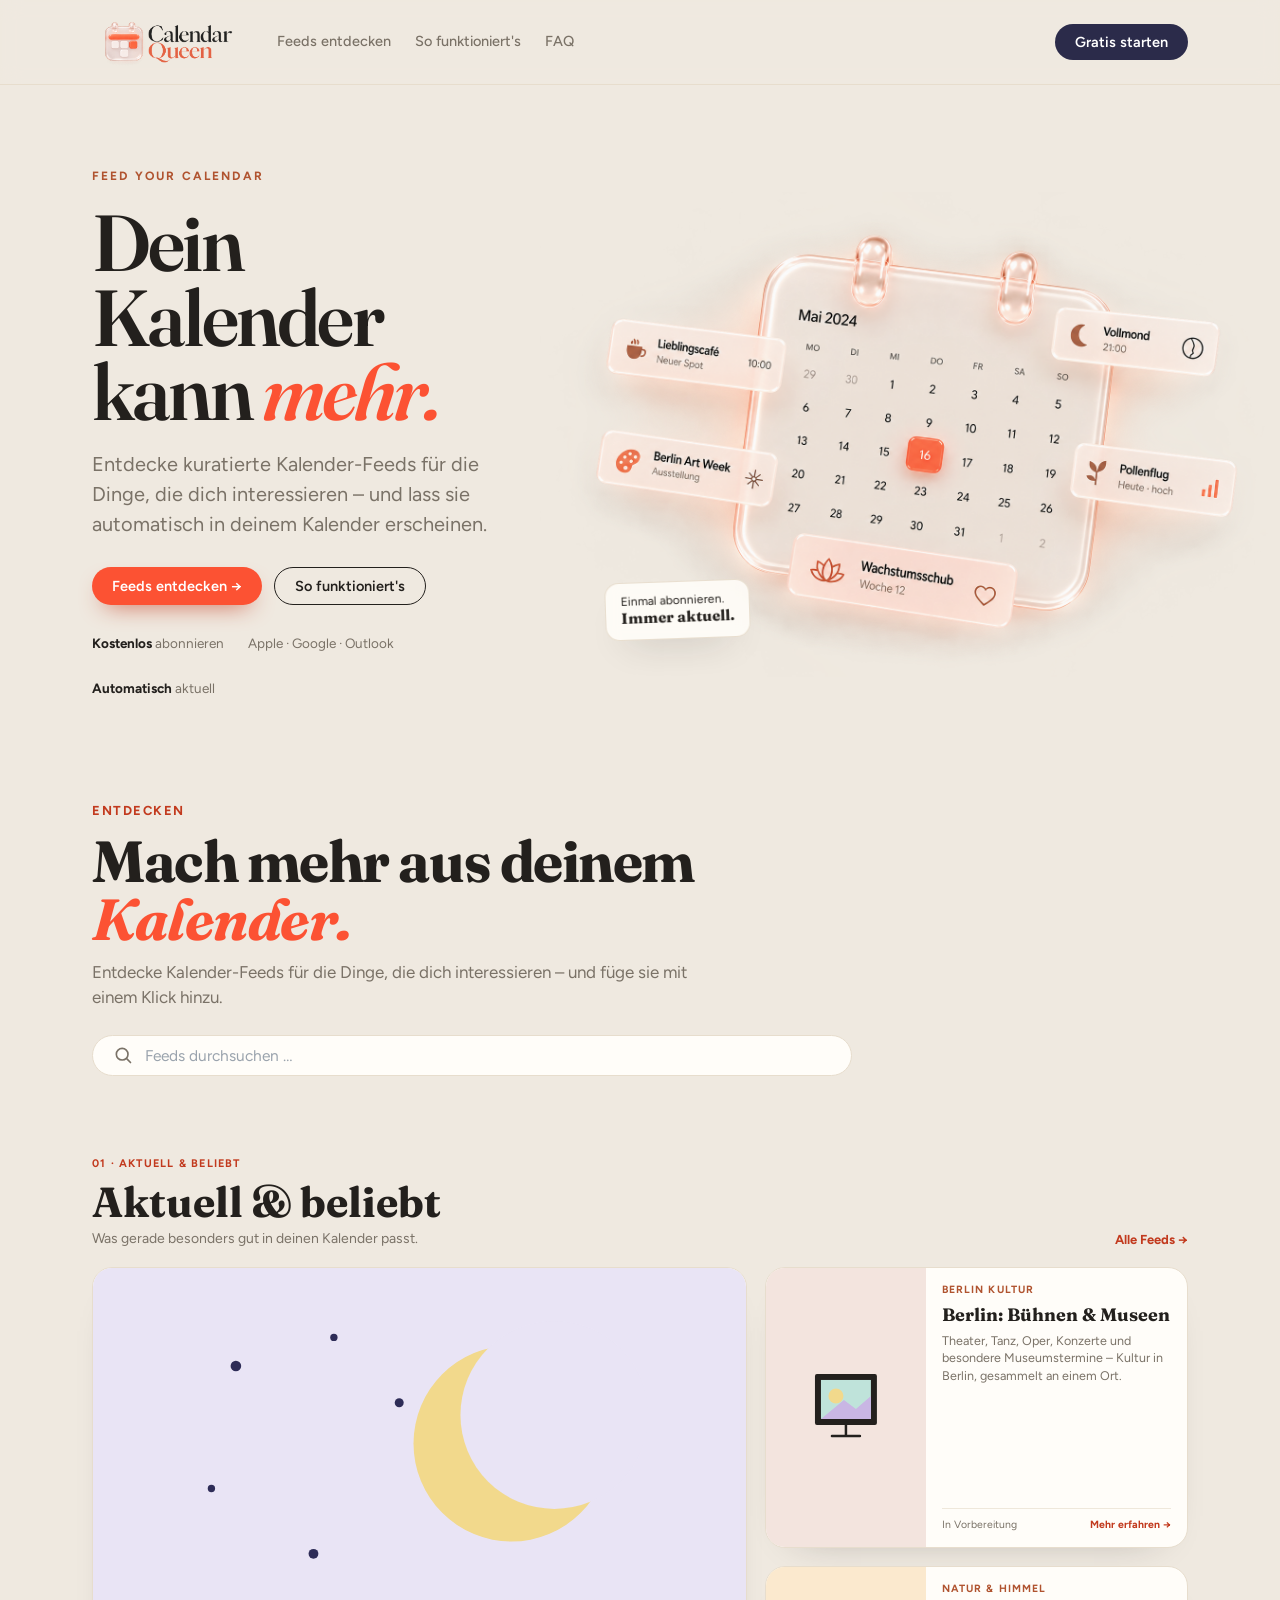
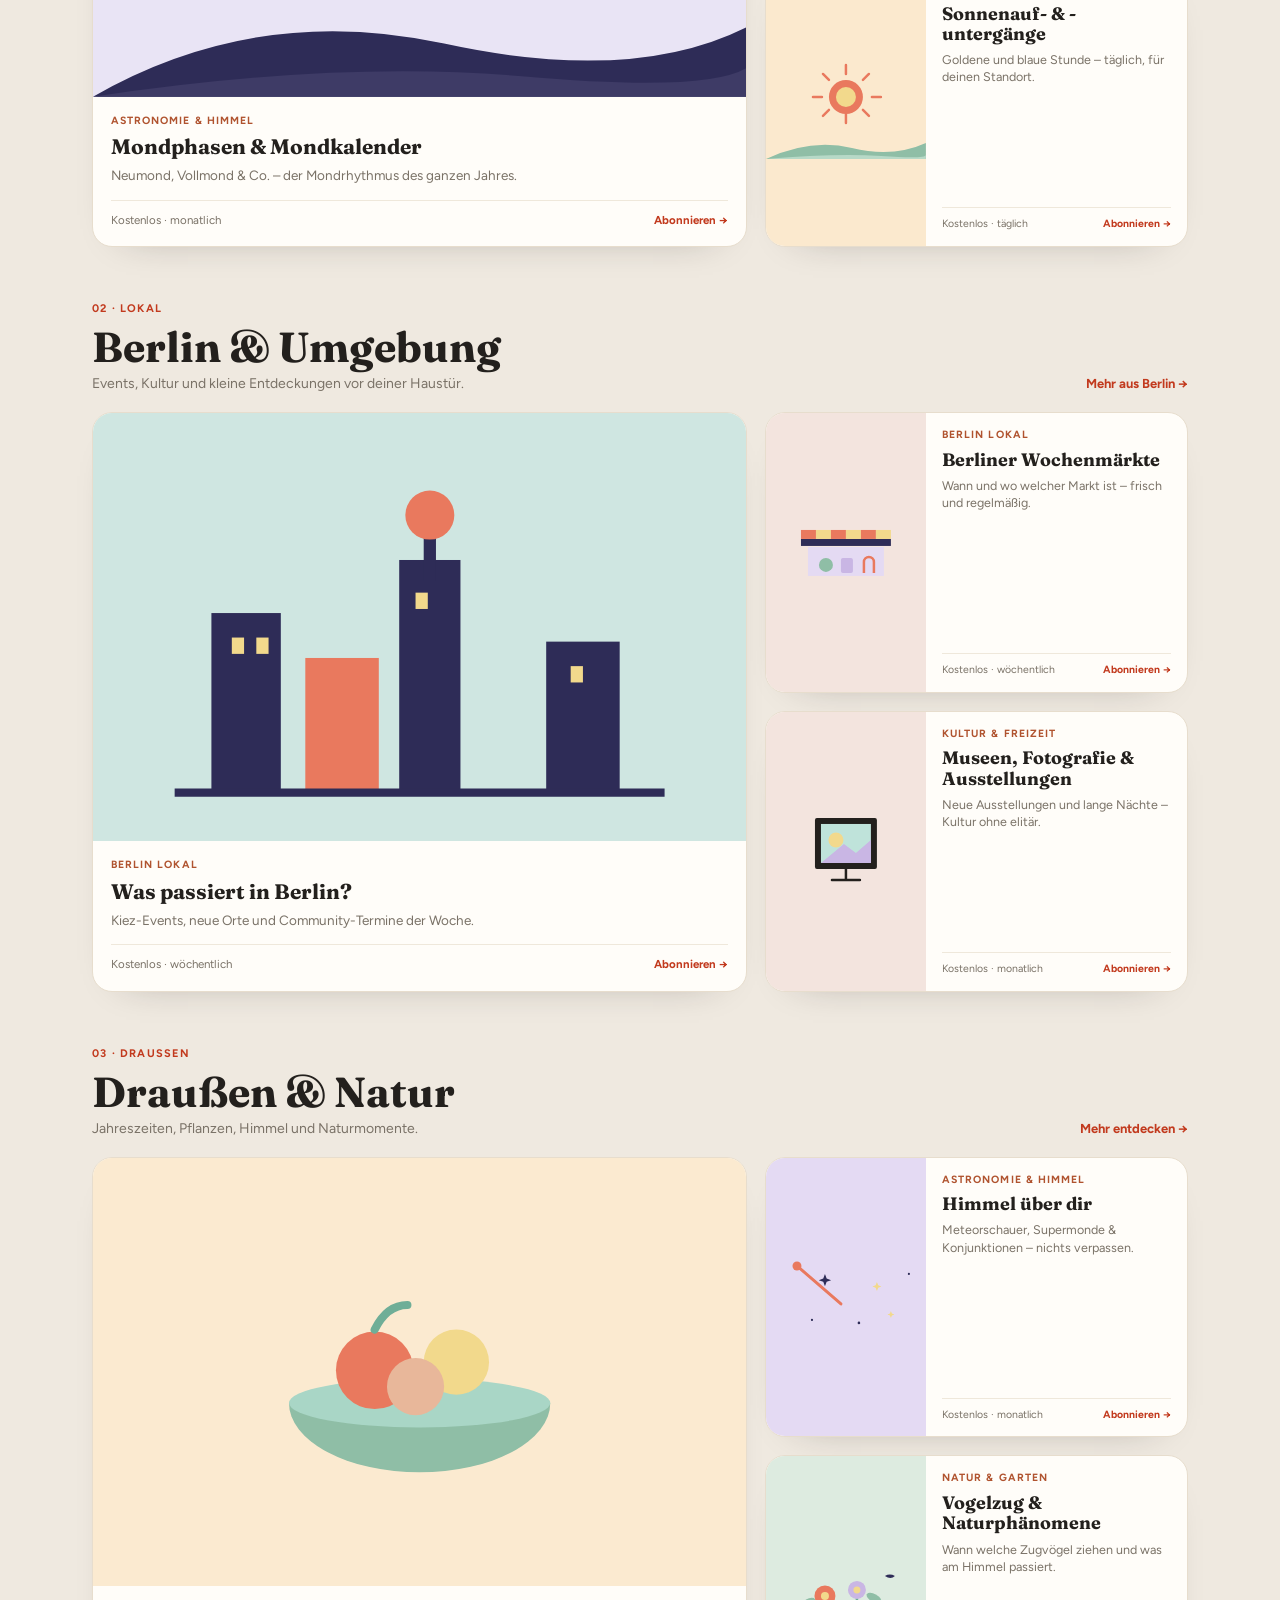
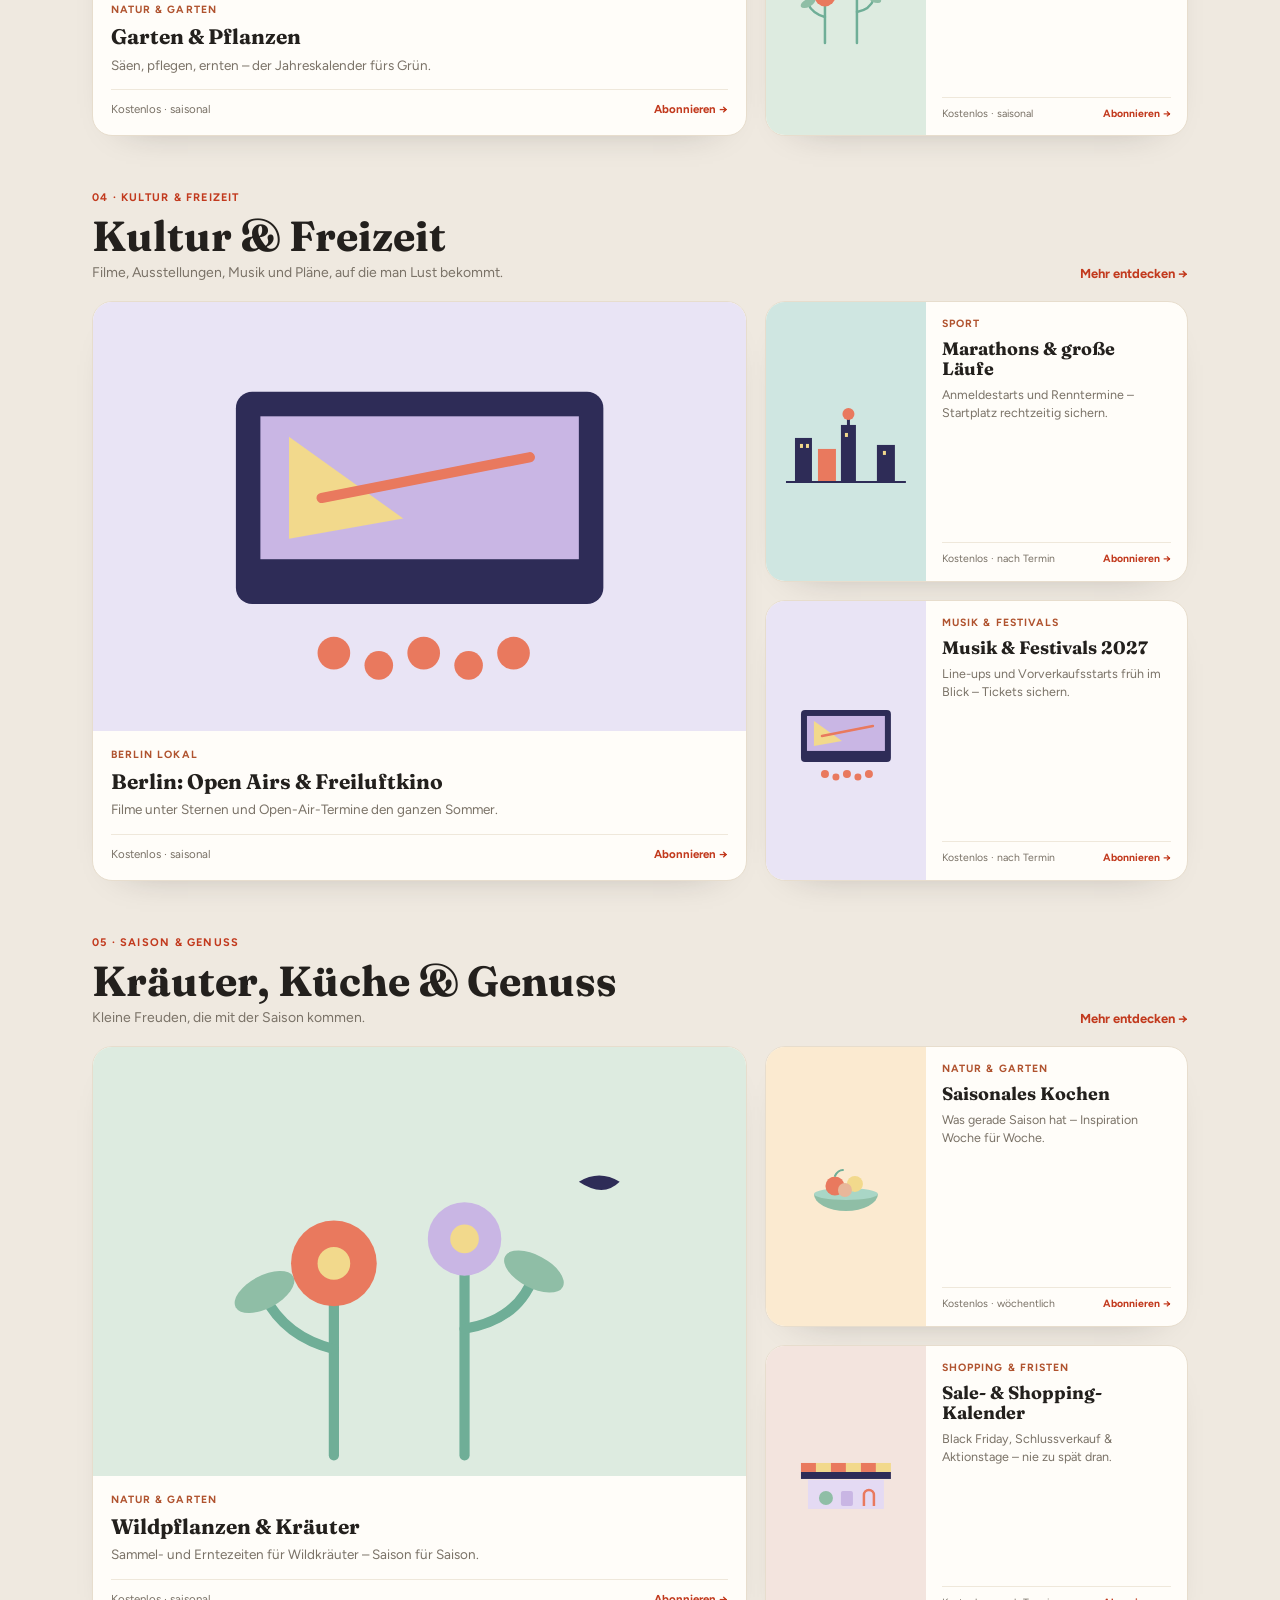
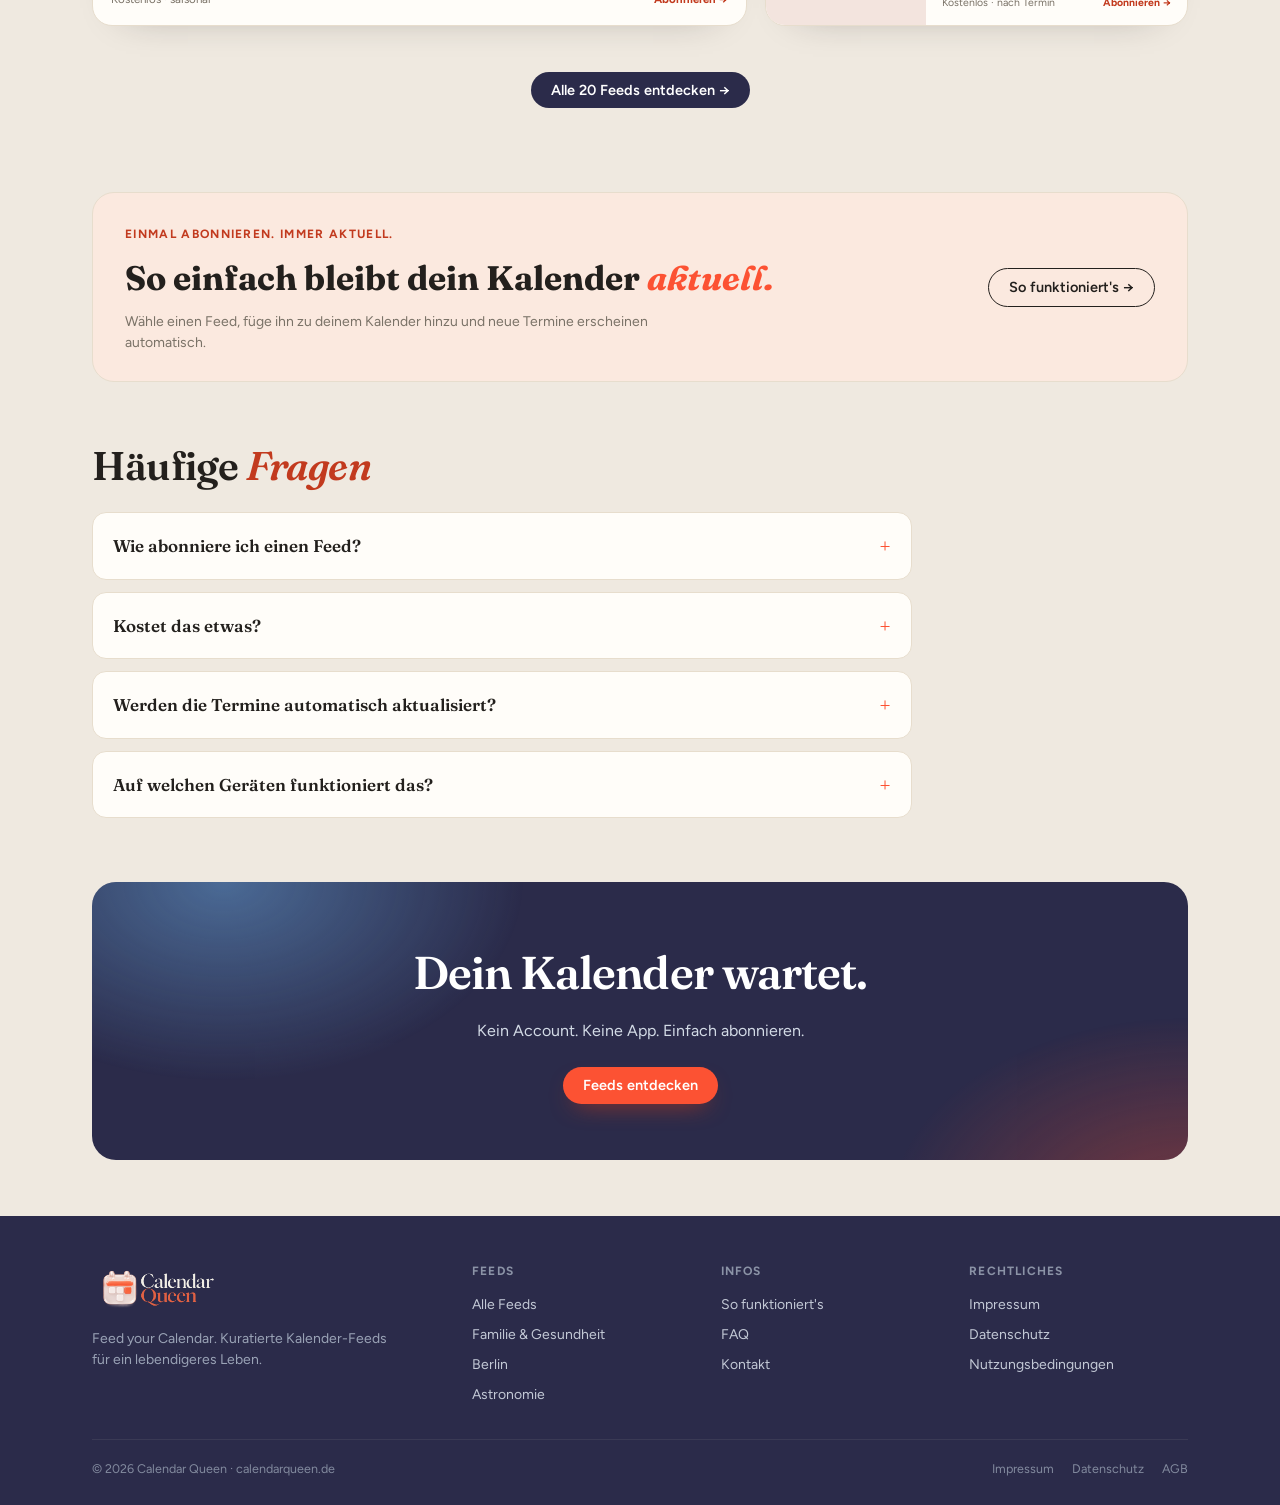
<file: index.html>
<!doctype html>
<html lang="de">
<head>
<meta charset="utf-8">
<meta name="viewport" content="width=device-width, initial-scale=1">
<link rel="icon" href="favicon.ico" sizes="any">
<link rel="icon" type="image/png" sizes="32x32" href="assets/favicon-32.png">
<link rel="icon" type="image/png" sizes="16x16" href="assets/favicon-16.png">
<link rel="apple-touch-icon" sizes="180x180" href="assets/apple-touch-icon.png">
<title>Calendar Queen — Feed your Calendar</title>
<meta name="description" content="Calendar Queen: kuratierte, themenbezogene Kalender-Feeds zum Abonnieren – automatisch in Apple, Google oder Outlook Kalender.">
<link rel="preconnect" href="https://fonts.googleapis.com">
<link rel="preconnect" href="https://fonts.gstatic.com" crossorigin>
<link rel="stylesheet" href="https://fonts.googleapis.com/css2?family=Fraunces:ital,opsz,wght@0,9..144,400..600;1,9..144,400&family=Figtree:wght@400;500;600;700&display=swap">
<link rel="stylesheet" href="assets/style.css">
<script defer src="https://cloud.umami.is/script.js" data-website-id="1aa6d07c-5011-4c9c-b3e8-731eb8e1c49c" data-do-not-track="true"></script>
</head>
<body class="home-page">

<header class="top">
  <div class="wrap top-in">
    <a class="brand" href="index.html"><img class="lockup" src="assets/logo-header.png" alt="Calendar Queen"></a>
    <nav class="main">
      <a href="feeds.html">Feeds entdecken</a>
      <a href="about.html">So funktioniert's</a>
      <a href="#faq">FAQ</a>
    </nav>
    <span class="headcta"><a class="btn btn-indigo" href="feeds.html">Gratis starten</a></span>
  </div>
</header>

<!-- HERO -->
<section class="home-hero">
  <div class="wrap home-hero-grid">
    <div class="home-hero-copy">
      <span class="eyebrow">Feed your Calendar</span>
      <h1>Dein Kalender<br>kann <em>mehr.</em></h1>
      <p class="lede">Entdecke kuratierte Kalender-Feeds für die Dinge, die dich interessieren – und lass sie automatisch in deinem Kalender erscheinen.</p>
      <div class="cta-row">
        <a class="btn btn-coral" href="#discover">Feeds entdecken →</a>
        <a class="btn btn-ghost" href="about.html">So funktioniert's</a>
      </div>
      <div class="trust"><span><b>Kostenlos</b> abonnieren</span><span>Apple · Google · Outlook</span><span><b>Automatisch</b> aktuell</span></div>
    </div>
    <div class="hero-visual" aria-hidden="true"><img src="assets/hero-calendar.png" alt="" loading="eager" decoding="async"><div class="hero-note">Einmal abonnieren.<br><strong>Immer aktuell.</strong></div></div>
  </div>
</section>

<!-- DISCOVERY -->
<section class="sec home-discovery" id="discover">
  <div class="wrap">
    <div class="discovery-intro">
      <span class="kick">Entdecken</span>
      <h2 class="serif">Mach mehr aus deinem <em>Kalender.</em></h2>
      <p>Entdecke Kalender-Feeds für die Dinge, die dich interessieren – und füge sie mit einem Klick hinzu.</p>
    </div>
    <label class="searchbar home-search">
      <svg width="20" height="20" viewBox="0 0 24 24" fill="none" stroke="currentColor" stroke-width="2" stroke-linecap="round"><circle cx="11" cy="11" r="7"/><path d="M21 21l-4.3-4.3"/></svg>
      <input id="home-search" type="text" placeholder="Feeds durchsuchen …" autocomplete="off" aria-label="Feeds durchsuchen">
    </label>

    <div class="home-section" data-section="trending">
      <div class="home-section-head"><div><span class="home-kicker">01 · aktuell &amp; beliebt</span><h3 class="serif">Aktuell &amp; beliebt</h3><p>Was gerade besonders gut in deinen Kalender passt.</p></div><a href="feeds.html">Alle Feeds →</a></div>
      <div class="mosaic mosaic-1"></div>
    </div>
    <div class="home-section" data-section="stadt">
      <div class="home-section-head"><div><span class="home-kicker">02 · lokal</span><h3 class="serif">Berlin &amp; Umgebung</h3><p>Events, Kultur und kleine Entdeckungen vor deiner Haustür.</p></div><a href="feeds.html#r-1">Mehr aus Berlin →</a></div>
      <div class="mosaic mosaic-2"></div>
    </div>
    <div class="home-section" data-section="natur">
      <div class="home-section-head"><div><span class="home-kicker">03 · draußen</span><h3 class="serif">Draußen &amp; Natur</h3><p>Jahreszeiten, Pflanzen, Himmel und Naturmomente.</p></div><a href="feeds.html#r-2">Mehr entdecken →</a></div>
      <div class="mosaic mosaic-3"></div>
    </div>
    <div class="home-section" data-section="freizeit">
      <div class="home-section-head"><div><span class="home-kicker">04 · kultur &amp; freizeit</span><h3 class="serif">Kultur &amp; Freizeit</h3><p>Filme, Ausstellungen, Musik und Pläne, auf die man Lust bekommt.</p></div><a href="feeds.html#r-3">Mehr entdecken →</a></div>
      <div class="mosaic mosaic-4"></div>
    </div>
    <div class="home-section" data-section="entdecken">
      <div class="home-section-head"><div><span class="home-kicker">05 · saison &amp; genuss</span><h3 class="serif">Kräuter, Küche &amp; Genuss</h3><p>Kleine Freuden, die mit der Saison kommen.</p></div><a href="feeds.html#r-4">Mehr entdecken →</a></div>
      <div class="mosaic mosaic-5"></div>
    </div>
    <div class="home-more"><a class="btn btn-indigo" href="feeds.html">Alle 20 Feeds entdecken →</a></div>
  </div>
</section>

<!-- SMALL HOW-IT-WORKS TEASER -->
<section class="sec home-how-teaser">
  <div class="wrap"><div class="how-teaser"><div><span class="kick">Einmal abonnieren. Immer aktuell.</span><h2 class="serif">So einfach bleibt dein Kalender <em>aktuell.</em></h2><p>Wähle einen Feed, füge ihn zu deinem Kalender hinzu und neue Termine erscheinen automatisch.</p></div><a class="btn btn-ghost" href="about.html">So funktioniert's →</a></div></div>
</section>

<!-- FAQ -->
<section class="sec" id="faq" style="padding-top:8px;">
  <div class="wrap"><div class="sec-head"><h2 class="serif">Häufige <em>Fragen</em></h2></div>
    <div class="faq">
      <details><summary>Wie abonniere ich einen Feed?</summary><p>Du wählst einen Feed und tippst auf „Abonnieren“. Der Kalender öffnet sich direkt in Apple, Google oder Outlook und fügt den Feed hinzu – ganz ohne Konto oder App.</p></details>
      <details><summary>Kostet das etwas?</summary><p>Nein. Alle Feeds von Calendar Queen sind kostenlos abonnierbar und werbefrei.</p></details>
      <details><summary>Werden die Termine automatisch aktualisiert?</summary><p>Ja. Sobald du einen Feed abonniert hast, erscheinen neue und aktualisierte Termine automatisch in deinem Kalender.</p></details>
      <details><summary>Auf welchen Geräten funktioniert das?</summary><p>Überall, wo dein Kalender läuft: iPhone, iPad, Mac, Android, Windows und im Web.</p></details>
    </div>
  </div>
</section>

<section class="sec" style="padding-block:8px 44px;"><div class="wrap"><div class="cta"><h2 class="serif">Dein Kalender wartet.</h2><p>Kein Account. Keine App. Einfach abonnieren.</p><a class="btn btn-coral" href="feeds.html">Feeds entdecken</a></div></div></section>

<script>
  var TINT = {moon:'#E9E4F5',stars:'#E4DAF3',sun:'#FBE9CE',nature:'#DDEBE0',food:'#FBEAD0',cinema:'#E9E4F5',culture:'#F3E4DE',city:'#CFE6E1',market:'#F3E4DE',everyday:'#E4DAF3'};
  var ILLU = {
    moon:'<svg viewBox="0 0 320 210" aria-hidden="true"><circle cx="205" cy="86" r="48" fill="#F2D98C"/><circle cx="226" cy="72" r="46" fill="#E9E4F5"/><g fill="#2E2C57"><circle cx="70" cy="48" r="2.6"/><circle cx="118" cy="34" r="1.8"/><circle cx="150" cy="66" r="2.2"/><circle cx="58" cy="108" r="1.8"/><circle cx="108" cy="140" r="2.4"/></g><path d="M0 210 Q80 164 172 184 T320 176 V210 Z" fill="#2E2C57"/><path d="M0 210 Q120 192 210 200 T320 196 V210 Z" fill="#3E3B66"/></svg>',
    stars:'<svg viewBox="0 0 320 210" aria-hidden="true"><path d="M62 42 L150 118" stroke="#E9795E" stroke-width="6" stroke-linecap="round"/><circle cx="62" cy="42" r="9" fill="#E9795E"/><path d="M118 58l3.4 9 9 3.4-9 3.4-3.4 9-3.4-9-9-3.4 9-3.4z" fill="#2E2C57"/><path d="M222 74l2.6 6.4 6.4 2.6-6.4 2.6-2.6 6.4-2.6-6.4-6.4-2.6 6.4-2.6z" fill="#F2D98C"/><path d="M250 132l2 5 5 2-5 2-2 5-2-5-5-2 5-2z" fill="#F2D98C"/><g fill="#2E2C57"><circle cx="92" cy="150" r="2.2"/><circle cx="186" cy="156" r="2.6"/><circle cx="286" cy="58" r="2.2"/></g></svg>',
    sun:'<svg viewBox="0 0 320 210" aria-hidden="true"><g stroke="#E9795E" stroke-width="5" stroke-linecap="round"><path d="M160 22v18M160 120v18M94 86h18M212 86h18M114 40l12 12M206 124l-12-12M206 40l-12 12M114 124l12-12"/></g><circle cx="160" cy="86" r="34" fill="#E9795E"/><circle cx="160" cy="86" r="20" fill="#F2D98C"/><path d="M0 210 Q90 168 172 188 T320 178 V210Z" fill="#8FBEA6"/><path d="M0 210 Q140 198 230 204 T320 202 V210Z" fill="#B7D9C7"/></svg>',
    nature:'<svg viewBox="0 0 320 210" aria-hidden="true"><g stroke="#6FAE97" stroke-width="5" fill="none" stroke-linecap="round"><path d="M118 200 V116"/><path d="M182 200 V104"/><path d="M118 148 q-24 -6 -34 -26"/><path d="M182 138 q26 -4 34 -26"/></g><ellipse cx="84" cy="120" rx="16" ry="8" fill="#8FBEA6" transform="rotate(-28 84 120)"/><ellipse cx="216" cy="110" rx="16" ry="8" fill="#8FBEA6" transform="rotate(28 216 110)"/><circle cx="118" cy="106" r="21" fill="#E9795E"/><circle cx="118" cy="106" r="8" fill="#F2D98C"/><circle cx="182" cy="94" r="18" fill="#C9B6E4"/><circle cx="182" cy="94" r="7" fill="#F2D98C"/><path d="M238 66 q10 -6 20 0 q-8 8 -20 0z" fill="#2E2C57"/></svg>',
    food:'<svg viewBox="0 0 320 210" aria-hidden="true"><path d="M96 120 a64 34 0 0 0 128 0 z" fill="#8FBEA6"/><ellipse cx="160" cy="120" rx="64" ry="12" fill="#A9D6C6"/><circle cx="138" cy="104" r="19" fill="#E9795E"/><circle cx="178" cy="100" r="16" fill="#F2D98C"/><circle cx="158" cy="112" r="14" fill="#E8B79A"/><path d="M138 84 q6 -12 16 -12" stroke="#6FAE97" stroke-width="4" fill="none" stroke-linecap="round"/></svg>',
    cinema:'<svg viewBox="0 0 320 210" aria-hidden="true"><rect x="70" y="44" width="180" height="104" rx="8" fill="#2E2C57"/><rect x="82" y="56" width="156" height="70" fill="#C9B6E4"/><path d="M96 66 L152 106 L96 116 Z" fill="#F2D98C"/><path d="M112 96 L214 76" stroke="#E9795E" stroke-width="5" stroke-linecap="round"/><g fill="#E9795E"><circle cx="118" cy="172" r="8"/><circle cx="140" cy="178" r="7"/><circle cx="162" cy="172" r="8"/><circle cx="184" cy="178" r="7"/><circle cx="206" cy="172" r="8"/></g></svg>',
    culture:'<svg viewBox="0 0 320 210" aria-hidden="true"><rect x="98" y="38" width="124" height="102" rx="4" fill="#23201d"/><rect x="110" y="50" width="100" height="78" fill="#BFE3DA"/><circle cx="140" cy="82" r="15" fill="#F2D98C"/><path d="M110 128 L156 90 L180 108 L210 82 V128 Z" fill="#C9B6E4"/><path d="M160 140 v22 M132 162 h56" stroke="#23201d" stroke-width="5" stroke-linecap="round"/></svg>',
    city:'<svg viewBox="0 0 320 210" aria-hidden="true"><g fill="#2E2C57"><rect x="58" y="98" width="34" height="88"/><rect x="150" y="72" width="30" height="114"/><rect x="222" y="112" width="36" height="74"/></g><rect x="104" y="120" width="36" height="66" fill="#E9795E"/><rect x="162" y="52" width="6" height="30" fill="#2E2C57"/><circle cx="165" cy="50" r="12" fill="#E9795E"/><g fill="#F2D98C"><rect x="68" y="110" width="6" height="8"/><rect x="80" y="110" width="6" height="8"/><rect x="158" y="88" width="6" height="8"/><rect x="234" y="124" width="6" height="8"/></g><path d="M40 186h240" stroke="#2E2C57" stroke-width="4"/></svg>',
    market:'<svg viewBox="0 0 320 210" aria-hidden="true"><rect x="70" y="78" width="180" height="14" fill="#2E2C57"/><g><rect x="70" y="60" width="30" height="18" fill="#E9795E"/><rect x="100" y="60" width="30" height="18" fill="#F2D98C"/><rect x="130" y="60" width="30" height="18" fill="#E9795E"/><rect x="160" y="60" width="30" height="18" fill="#F2D98C"/><rect x="190" y="60" width="30" height="18" fill="#E9795E"/><rect x="220" y="60" width="30" height="18" fill="#F2D98C"/></g><rect x="84" y="94" width="152" height="58" fill="#E4DAF3"/><circle cx="120" cy="130" r="14" fill="#8FBEA6"/><rect x="150" y="116" width="24" height="30" rx="4" fill="#C9B6E4"/><path d="M196 146 v-22 a10 10 0 0 1 20 0 v22" fill="none" stroke="#E9795E" stroke-width="5"/></svg>',
    everyday:'<svg viewBox="0 0 320 210" aria-hidden="true"><rect x="96" y="96" width="80" height="58" rx="12" fill="#E9795E"/><path d="M176 110 h16 a13 13 0 0 1 0 26 h-16" fill="none" stroke="#E9795E" stroke-width="6"/><path d="M116 96 v-14 M136 96 v-18 M156 96 v-14" stroke="#C9B6E4" stroke-width="5" stroke-linecap="round"/><rect x="214" y="120" width="14" height="42" rx="4" fill="#F2D98C"/><path d="M221 120 q-7 -10 0 -20 q7 10 0 20z" fill="#E9795E"/><g fill="#2E2C57"><circle cx="70" cy="70" r="3"/><circle cx="250" cy="58" r="2.6"/></g></svg>'
  };
var SECTIONS = [
  {id:'trending', feeds:[
    {illu:'moon', c:'Astronomie & Himmel', t:'Mondphasen & Mondkalender', d:'Neumond, Vollmond & Co. – der Mondrhythmus des ganzen Jahres.', m:'monatlich'},
    {illu:'culture', c:'Berlin Kultur', t:'Berlin: Bühnen & Museen', d:'Theater, Tanz, Oper, Konzerte und besondere Museumstermine – Kultur in Berlin, gesammelt an einem Ort.', m:'in Vorbereitung'},
    {illu:'sun', c:'Natur & Himmel', t:'Sonnenauf- & -untergänge', d:'Goldene und blaue Stunde – täglich, für deinen Standort.', m:'täglich'}
  ]},
  {id:'stadt', feeds:[
    {illu:'city', c:'Berlin Lokal', t:'Was passiert in Berlin?', d:'Kiez-Events, neue Orte und Community-Termine der Woche.', m:'wöchentlich'},
    {illu:'market', c:'Berlin Lokal', t:'Berliner Wochenmärkte', d:'Wann und wo welcher Markt ist – frisch und regelmäßig.', m:'wöchentlich'},
    {illu:'culture', c:'Kultur & Freizeit', t:'Museen, Fotografie & Ausstellungen', d:'Neue Ausstellungen und lange Nächte – Kultur ohne elitär.', m:'monatlich'}
  ]},
  {id:'natur', feeds:[
    {illu:'food', c:'Natur & Garten', t:'Garten & Pflanzen', d:'Säen, pflegen, ernten – der Jahreskalender fürs Grün.', m:'saisonal'},
    {illu:'stars', c:'Astronomie & Himmel', t:'Himmel über dir', d:'Meteorschauer, Supermonde & Konjunktionen – nichts verpassen.', m:'monatlich'},
    {illu:'nature', c:'Natur & Garten', t:'Vogelzug & Naturphänomene', d:'Wann welche Zugvögel ziehen und was am Himmel passiert.', m:'saisonal'}
  ]},
  {id:'freizeit', feeds:[
    {illu:'cinema', c:'Berlin Lokal', t:'Berlin: Open Airs & Freiluftkino', d:'Filme unter Sternen und Open-Air-Termine den ganzen Sommer.', m:'saisonal'},
    {illu:'city', c:'Sport', t:'Marathons & große Läufe', d:'Anmeldestarts und Renntermine – Startplatz rechtzeitig sichern.', m:'nach Termin'},
    {illu:'cinema', c:'Musik & Festivals', t:'Musik & Festivals 2027', d:'Line-ups und Vorverkaufsstarts früh im Blick – Tickets sichern.', m:'nach Termin'}
  ]},
  {id:'entdecken', feeds:[
    {illu:'nature', c:'Natur & Garten', t:'Wildpflanzen & Kräuter', d:'Sammel- und Erntezeiten für Wildkräuter – Saison für Saison.', m:'saisonal'},
    {illu:'food', c:'Natur & Garten', t:'Saisonales Kochen', d:'Was gerade Saison hat – Inspiration Woche für Woche.', m:'wöchentlich'},
    {illu:'market', c:'Shopping & Fristen', t:'Sale- & Shopping-Kalender', d:'Black Friday, Schlussverkauf & Aktionstage – nie zu spät dran.', m:'nach Termin'}
  ]}
];
function homeCard(f, cls){
  return '<a class="home-feed '+(cls||'')+'" href="feed-detail.html?feed='+encodeURIComponent(f.t)+'"><div class="home-feed-illu" style="background:'+TINT[f.illu]+'">'+ILLU[f.illu]+'</div><div class="home-feed-body"><span class="ec-cat">'+f.c+'</span><h4 class="serif">'+f.t+'</h4><p>'+f.d+'</p><div class="home-feed-foot"><span>'+(f.m==='in Vorbereitung'?'In Vorbereitung':'Kostenlos · '+f.m)+'</span><b>'+(f.m==='in Vorbereitung'?'Mehr erfahren →':'Abonnieren →')+'</b></div></div></a>';
}
function renderHome(q){
  q=(q||'').trim().toLowerCase();
  document.querySelectorAll('.home-section').forEach(function(sec){
    var id=sec.getAttribute('data-section'), data=SECTIONS.find(function(x){return x.id===id});
    var filtered=data.feeds.filter(function(f){return !q || (f.t+' '+f.d+' '+f.c).toLowerCase().includes(q)});
    var mosaic=sec.querySelector('.mosaic');
    mosaic.innerHTML='';
    if(!filtered.length){sec.style.display='none';return;}
    sec.style.display='block';
    filtered.forEach(function(f,i){mosaic.insertAdjacentHTML('beforeend',homeCard(f,i===0?'is-large':i===1?'is-small':'is-small'))});
  });
}
renderHome('');
document.getElementById('home-search').addEventListener('input',function(e){renderHome(e.target.value)});
</script>

<footer class="site">
  <div class="wrap">
    <div class="fgrid">
      <div>
        <div class="brand"><img class="lockup" src="assets/logo-footer.png" alt="Calendar Queen"></div>
        <p class="tag">Feed your Calendar. Kuratierte Kalender-Feeds für ein lebendigeres Leben.</p>
      </div>
      <div><h4>Feeds</h4><ul><li><a href="feeds.html">Alle Feeds</a></li><li><a href="feeds.html">Familie &amp; Gesundheit</a></li><li><a href="feeds.html">Berlin</a></li><li><a href="feeds.html">Astronomie</a></li></ul></div>
      <div><h4>Infos</h4><ul><li><a href="about.html">So funktioniert's</a></li><li><a href="#faq">FAQ</a></li><li><a href="mailto:hallo@calendarqueen.de">Kontakt</a></li></ul></div>
      <div><h4>Rechtliches</h4><ul><li><a href="impressum.html">Impressum</a></li><li><a href="datenschutz.html">Datenschutz</a></li><li><a href="nutzungsbedingungen.html">Nutzungsbedingungen</a></li></ul></div>
    </div>
    <div class="fbottom">
      <span>© 2026 Calendar Queen · calendarqueen.de</span>
      <nav><a href="impressum.html">Impressum</a><a href="datenschutz.html">Datenschutz</a><a href="nutzungsbedingungen.html">AGB</a></nav>
    </div>
  </div>
</footer>

</body>
</html>
</file>
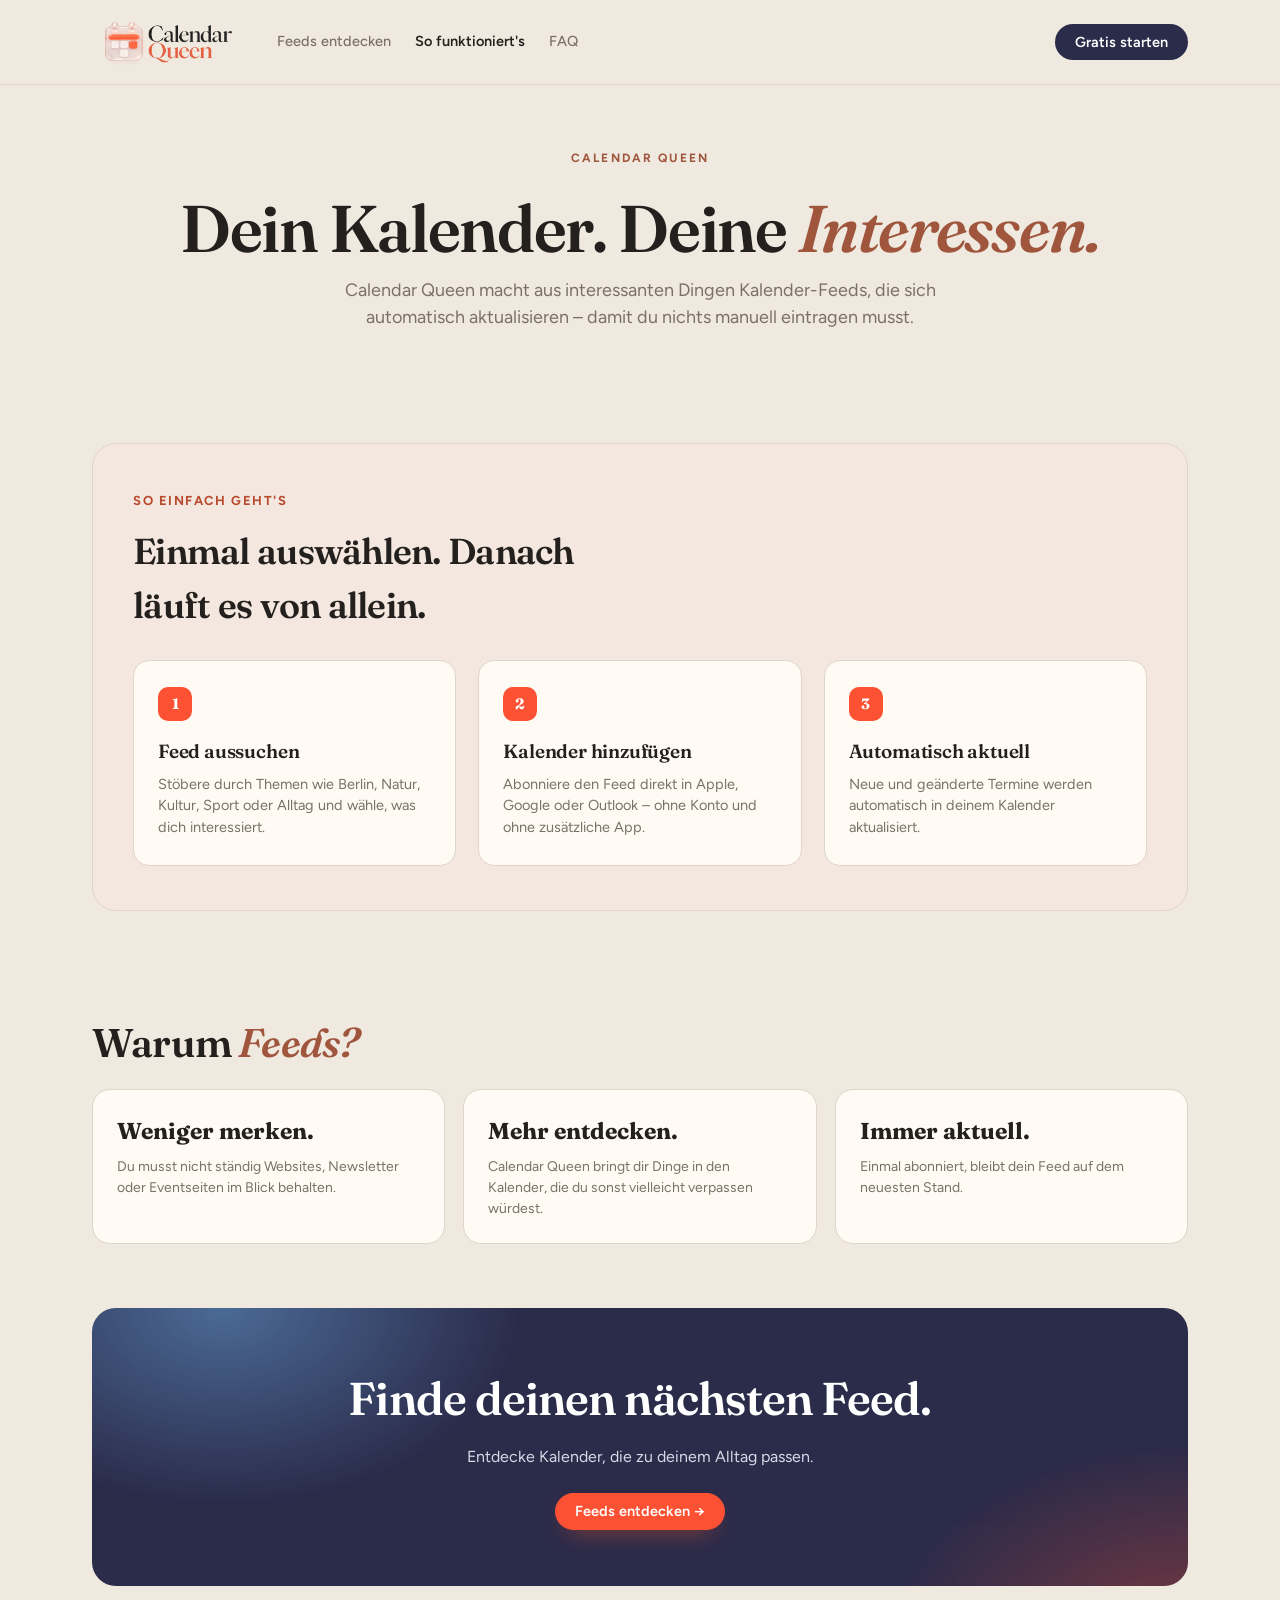
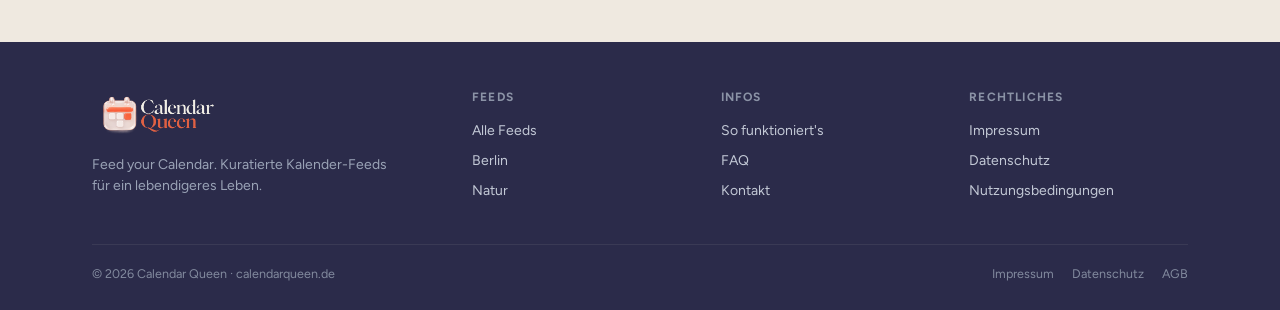
<file: about.html>
<!doctype html><html lang="de"><head><meta charset="utf-8"><meta name="viewport" content="width=device-width,initial-scale=1"><link rel="icon" href="favicon.ico" sizes="any"><link rel="stylesheet" href="https://fonts.googleapis.com/css2?family=Fraunces:ital,opsz,wght@0,9..144,400..600;1,9..144,400&family=Figtree:wght@400;500;600;700&display=swap"><link rel="stylesheet" href="assets/style.css"><title>Was ist Calendar Queen? — Calendar Queen</title><script defer src="https://cloud.umami.is/script.js" data-website-id="1aa6d07c-5011-4c9c-b3e8-731eb8e1c49c" data-do-not-track="true"></script>
</head><body><header class="top"><div class="wrap top-in"><a class="brand" href="index.html"><img class="lockup" src="assets/logo.png" alt="Calendar Queen"></a><nav class="main"><a href="feeds.html">Feeds entdecken</a><a href="about.html" class="active">So funktioniert's</a><a href="index.html#faq">FAQ</a></nav><span class="headcta"><a class="btn btn-indigo" href="feeds.html">Gratis starten</a></span></div></header><main><section class="wrap page-hero"><p class="eyebrow">Calendar Queen</p><h1>Dein Kalender. Deine <em>Interessen.</em></h1><p class="sub">Calendar Queen macht aus interessanten Dingen Kalender-Feeds, die sich automatisch aktualisieren – damit du nichts manuell eintragen musst.</p></section><section class="sec"><div class="wrap"><div class="how"><div class="lead"><span class="kick">So einfach geht's</span><h2 class="serif">Einmal auswählen. Danach läuft es von allein.</h2></div><div class="steps"><div class="step"><div class="num">1</div><h4>Feed aussuchen</h4><p>Stöbere durch Themen wie Berlin, Natur, Kultur, Sport oder Alltag und wähle, was dich interessiert.</p></div><div class="step"><div class="num">2</div><h4>Kalender hinzufügen</h4><p>Abonniere den Feed direkt in Apple, Google oder Outlook – ohne Konto und ohne zusätzliche App.</p></div><div class="step"><div class="num">3</div><h4>Automatisch aktuell</h4><p>Neue und geänderte Termine werden automatisch in deinem Kalender aktualisiert.</p></div></div></div></div></section><section class="sec"><div class="wrap"><div class="sec-head"><h2 class="serif">Warum <em>Feeds?</em></h2></div><div class="info-grid"><div class="info-card"><h3 class="serif">Weniger merken.</h3><p>Du musst nicht ständig Websites, Newsletter oder Eventseiten im Blick behalten.</p></div><div class="info-card"><h3 class="serif">Mehr entdecken.</h3><p>Calendar Queen bringt dir Dinge in den Kalender, die du sonst vielleicht verpassen würdest.</p></div><div class="info-card"><h3 class="serif">Immer aktuell.</h3><p>Einmal abonniert, bleibt dein Feed auf dem neuesten Stand.</p></div></div></div></section><section class="sec" style="padding-block:8px 44px"><div class="wrap"><div class="cta"><h2 class="serif">Finde deinen nächsten Feed.</h2><p>Entdecke Kalender, die zu deinem Alltag passen.</p><a class="btn btn-coral" href="feeds.html">Feeds entdecken →</a></div></div></section></main><footer class="site"><div class="wrap"><div class="fgrid"><div><div class="brand"><img class="lockup" src="assets/logo-footer.png" alt="Calendar Queen"></div><p class="tag">Feed your Calendar. Kuratierte Kalender-Feeds für ein lebendigeres Leben.</p></div><div><h4>Feeds</h4><ul><li><a href="feeds.html">Alle Feeds</a></li><li><a href="feeds.html#r-1">Berlin</a></li><li><a href="feeds.html#r-2">Natur</a></li></ul></div><div><h4>Infos</h4><ul><li><a href="about.html">So funktioniert's</a></li><li><a href="index.html#faq">FAQ</a></li><li><a href="mailto:hallo@calendarqueen.de">Kontakt</a></li></ul></div><div><h4>Rechtliches</h4><ul><li><a href="impressum.html">Impressum</a></li><li><a href="datenschutz.html">Datenschutz</a></li><li><a href="nutzungsbedingungen.html">Nutzungsbedingungen</a></li></ul></div></div><div class="fbottom"><span>© 2026 Calendar Queen · calendarqueen.de</span><nav><a href="impressum.html">Impressum</a><a href="datenschutz.html">Datenschutz</a><a href="nutzungsbedingungen.html">AGB</a></nav></div></div></footer></body></html>
</file>
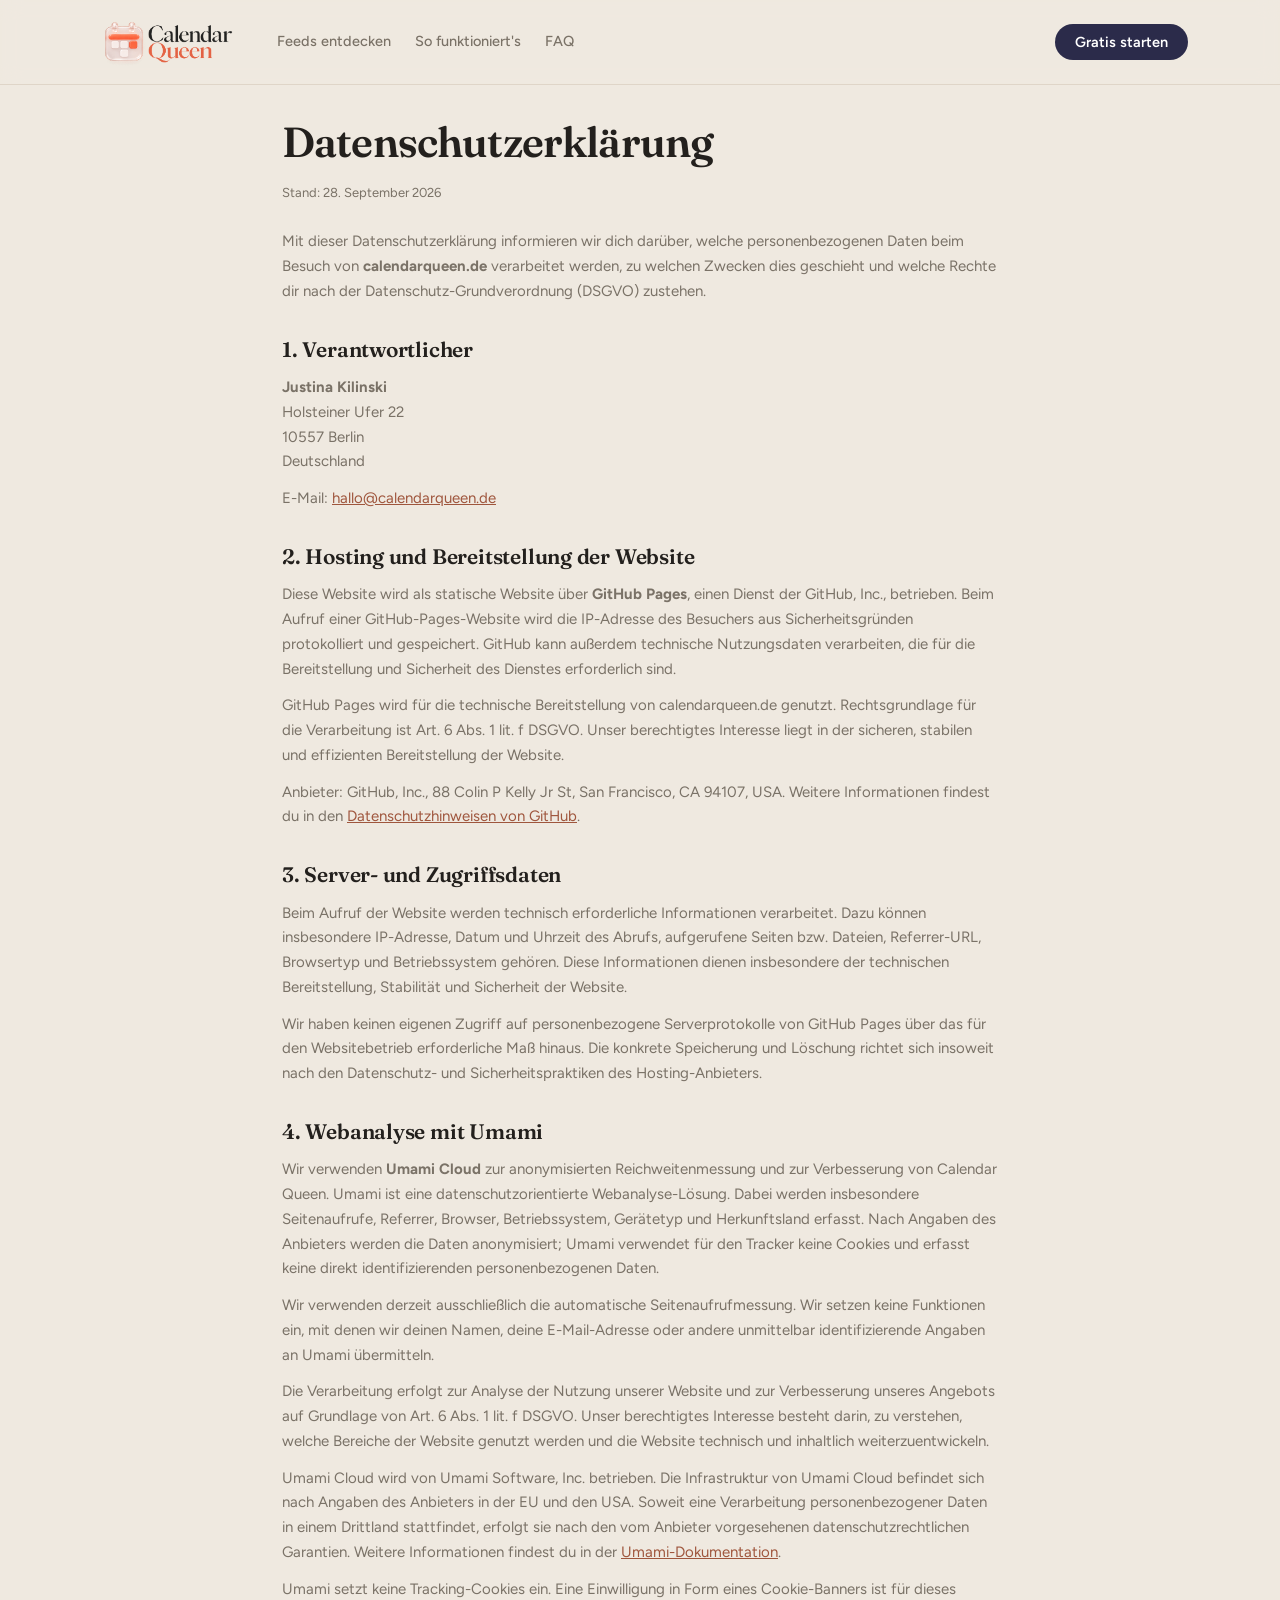
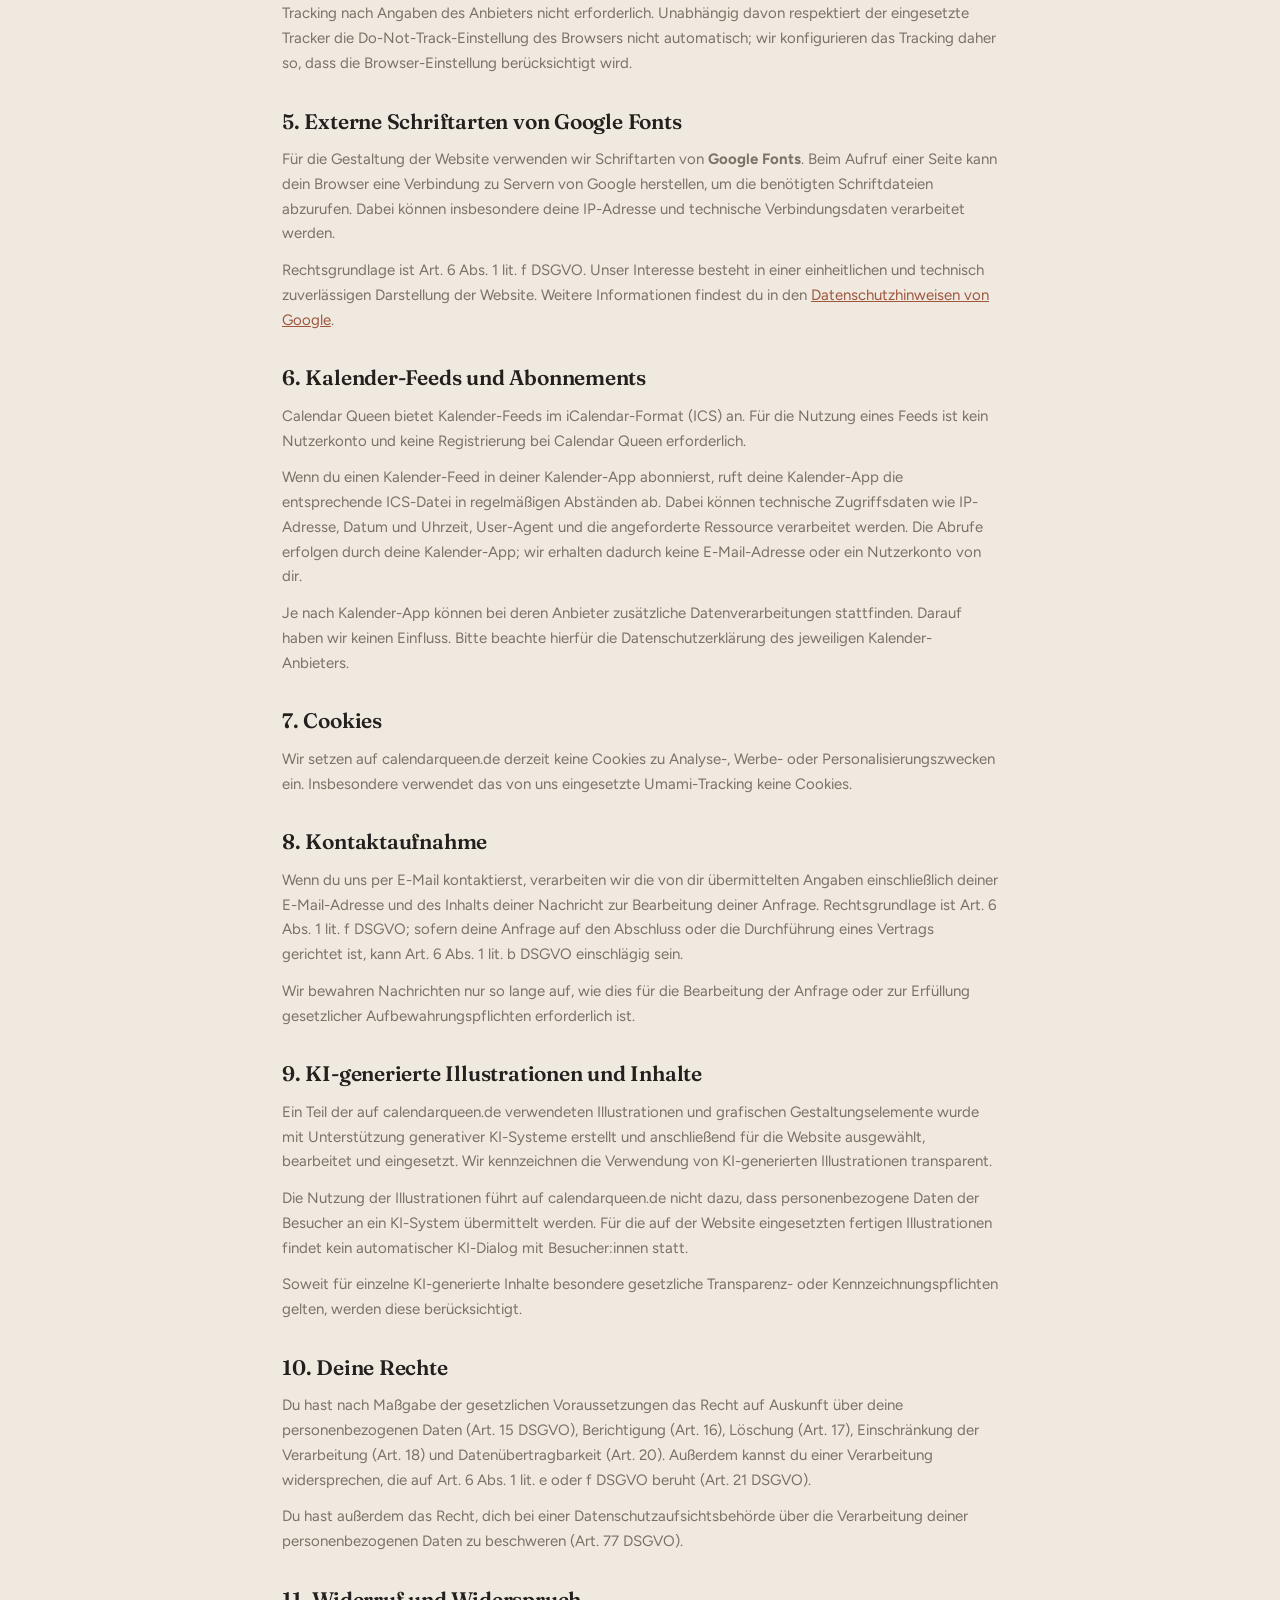
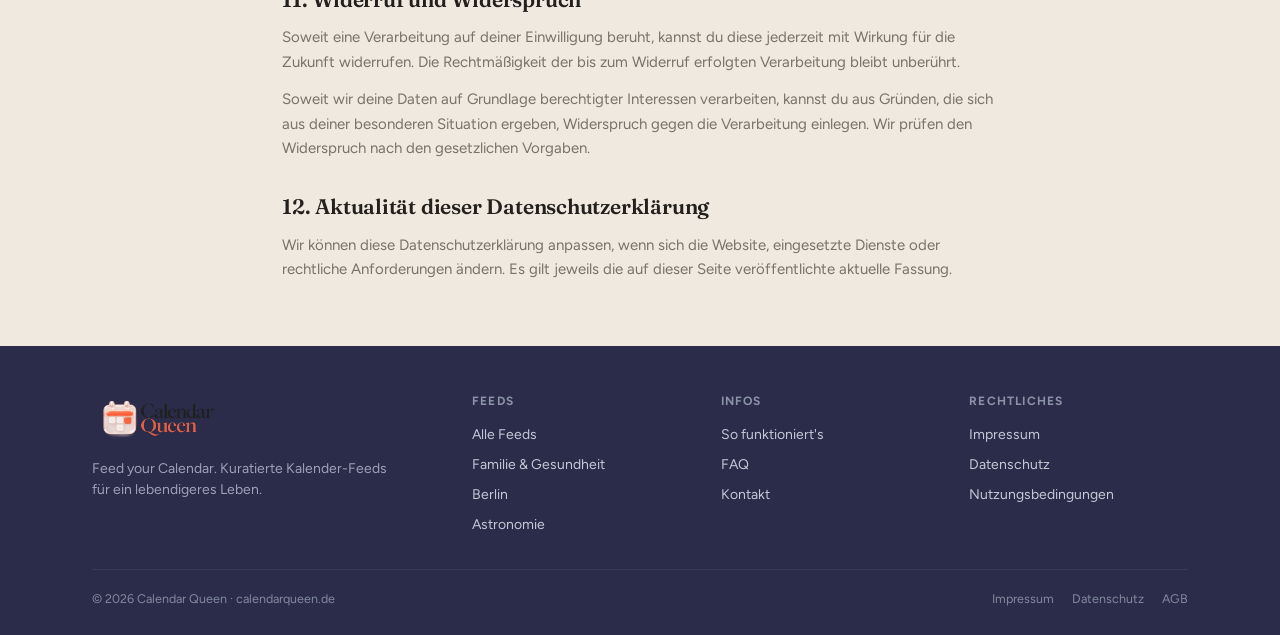
<file: datenschutz.html>
<!doctype html>
<html lang="de">
<head>
<meta charset="utf-8">
<meta name="viewport" content="width=device-width, initial-scale=1">
<link rel="icon" href="favicon.ico" sizes="any">
<link rel="icon" type="image/png" sizes="32x32" href="assets/favicon-32.png">
<link rel="icon" type="image/png" sizes="16x16" href="assets/favicon-16.png">
<link rel="apple-touch-icon" sizes="180x180" href="assets/apple-touch-icon.png">
<title>Datenschutz — Calendar Queen</title>
<meta name="description" content="Datenschutz von Calendar Queen.">
<link rel="preconnect" href="https://fonts.googleapis.com">
<link rel="preconnect" href="https://fonts.gstatic.com" crossorigin>
<link rel="stylesheet" href="https://fonts.googleapis.com/css2?family=Fraunces:ital,opsz,wght@0,9..144,400..600;1,9..144,400&family=Figtree:wght@400;500;600;700&display=swap">
<link rel="stylesheet" href="assets/style.css">
<script defer src="https://cloud.umami.is/script.js" data-website-id="1aa6d07c-5011-4c9c-b3e8-731eb8e1c49c" data-do-not-track="true"></script>
</head>
<body>

<header class="top">
  <div class="wrap top-in">
    <a class="brand" href="index.html"><img class="lockup" src="assets/logo.png" alt="Calendar Queen"></a>
    <nav class="main">
      <a href="feeds.html">Feeds entdecken</a>
      <a href="index.html#how">So funktioniert's</a>
      <a href="index.html#faq">FAQ</a>
    </nav>
    <span class="headcta"><a class="btn btn-indigo" href="feeds.html">Gratis starten</a></span>
  </div>
</header>

<div class="wrap legal">
<h1 class="serif">Datenschutzerklärung</h1>
<p class="updated">Stand: 28. September 2026</p>

<p>Mit dieser Datenschutzerklärung informieren wir dich darüber, welche personenbezogenen Daten beim Besuch von <strong>calendarqueen.de</strong> verarbeitet werden, zu welchen Zwecken dies geschieht und welche Rechte dir nach der Datenschutz-Grundverordnung (DSGVO) zustehen.</p>

<h2>1. Verantwortlicher</h2>
<p><strong>Justina Kilinski</strong><br>Holsteiner Ufer 22<br>10557 Berlin<br>Deutschland</p>
<p>E-Mail: <a href="mailto:hallo@calendarqueen.de">hallo@calendarqueen.de</a></p>

<h2>2. Hosting und Bereitstellung der Website</h2>
<p>Diese Website wird als statische Website über <strong>GitHub Pages</strong>, einen Dienst der GitHub, Inc., betrieben. Beim Aufruf einer GitHub-Pages-Website wird die IP-Adresse des Besuchers aus Sicherheitsgründen protokolliert und gespeichert. GitHub kann außerdem technische Nutzungsdaten verarbeiten, die für die Bereitstellung und Sicherheit des Dienstes erforderlich sind.</p>
<p>GitHub Pages wird für die technische Bereitstellung von calendarqueen.de genutzt. Rechtsgrundlage für die Verarbeitung ist Art. 6 Abs. 1 lit. f DSGVO. Unser berechtigtes Interesse liegt in der sicheren, stabilen und effizienten Bereitstellung der Website.</p>
<p>Anbieter: GitHub, Inc., 88 Colin P Kelly Jr St, San Francisco, CA 94107, USA. Weitere Informationen findest du in den <a href="https://docs.github.com/de/site-policy/privacy-policies/github-general-privacy-statement" target="_blank" rel="noopener noreferrer">Datenschutzhinweisen von GitHub</a>.</p>

<h2>3. Server- und Zugriffsdaten</h2>
<p>Beim Aufruf der Website werden technisch erforderliche Informationen verarbeitet. Dazu können insbesondere IP-Adresse, Datum und Uhrzeit des Abrufs, aufgerufene Seiten bzw. Dateien, Referrer-URL, Browsertyp und Betriebssystem gehören. Diese Informationen dienen insbesondere der technischen Bereitstellung, Stabilität und Sicherheit der Website.</p>
<p>Wir haben keinen eigenen Zugriff auf personenbezogene Serverprotokolle von GitHub Pages über das für den Websitebetrieb erforderliche Maß hinaus. Die konkrete Speicherung und Löschung richtet sich insoweit nach den Datenschutz- und Sicherheitspraktiken des Hosting-Anbieters.</p>

<h2>4. Webanalyse mit Umami</h2>
<p>Wir verwenden <strong>Umami Cloud</strong> zur anonymisierten Reichweitenmessung und zur Verbesserung von Calendar Queen. Umami ist eine datenschutzorientierte Webanalyse-Lösung. Dabei werden insbesondere Seitenaufrufe, Referrer, Browser, Betriebssystem, Gerätetyp und Herkunftsland erfasst. Nach Angaben des Anbieters werden die Daten anonymisiert; Umami verwendet für den Tracker keine Cookies und erfasst keine direkt identifizierenden personenbezogenen Daten.</p>
<p>Wir verwenden derzeit ausschließlich die automatische Seitenaufrufmessung. Wir setzen keine Funktionen ein, mit denen wir deinen Namen, deine E-Mail-Adresse oder andere unmittelbar identifizierende Angaben an Umami übermitteln.</p>
<p>Die Verarbeitung erfolgt zur Analyse der Nutzung unserer Website und zur Verbesserung unseres Angebots auf Grundlage von Art. 6 Abs. 1 lit. f DSGVO. Unser berechtigtes Interesse besteht darin, zu verstehen, welche Bereiche der Website genutzt werden und die Website technisch und inhaltlich weiterzuentwickeln.</p>
<p>Umami Cloud wird von Umami Software, Inc. betrieben. Die Infrastruktur von Umami Cloud befindet sich nach Angaben des Anbieters in der EU und den USA. Soweit eine Verarbeitung personenbezogener Daten in einem Drittland stattfindet, erfolgt sie nach den vom Anbieter vorgesehenen datenschutzrechtlichen Garantien. Weitere Informationen findest du in der <a href="https://docs.umami.is/docs/faq" target="_blank" rel="noopener noreferrer">Umami-Dokumentation</a>.</p>
<p>Umami setzt keine Tracking-Cookies ein. Eine Einwilligung in Form eines Cookie-Banners ist für dieses Tracking nach Angaben des Anbieters nicht erforderlich. Unabhängig davon respektiert der eingesetzte Tracker die Do-Not-Track-Einstellung des Browsers nicht automatisch; wir konfigurieren das Tracking daher so, dass die Browser-Einstellung berücksichtigt wird.</p>

<h2>5. Externe Schriftarten von Google Fonts</h2>
<p>Für die Gestaltung der Website verwenden wir Schriftarten von <strong>Google Fonts</strong>. Beim Aufruf einer Seite kann dein Browser eine Verbindung zu Servern von Google herstellen, um die benötigten Schriftdateien abzurufen. Dabei können insbesondere deine IP-Adresse und technische Verbindungsdaten verarbeitet werden.</p>
<p>Rechtsgrundlage ist Art. 6 Abs. 1 lit. f DSGVO. Unser Interesse besteht in einer einheitlichen und technisch zuverlässigen Darstellung der Website. Weitere Informationen findest du in den <a href="https://policies.google.com/privacy" target="_blank" rel="noopener noreferrer">Datenschutzhinweisen von Google</a>.</p>

<h2>6. Kalender-Feeds und Abonnements</h2>
<p>Calendar Queen bietet Kalender-Feeds im iCalendar-Format (ICS) an. Für die Nutzung eines Feeds ist kein Nutzerkonto und keine Registrierung bei Calendar Queen erforderlich.</p>
<p>Wenn du einen Kalender-Feed in deiner Kalender-App abonnierst, ruft deine Kalender-App die entsprechende ICS-Datei in regelmäßigen Abständen ab. Dabei können technische Zugriffsdaten wie IP-Adresse, Datum und Uhrzeit, User-Agent und die angeforderte Ressource verarbeitet werden. Die Abrufe erfolgen durch deine Kalender-App; wir erhalten dadurch keine E-Mail-Adresse oder ein Nutzerkonto von dir.</p>
<p>Je nach Kalender-App können bei deren Anbieter zusätzliche Datenverarbeitungen stattfinden. Darauf haben wir keinen Einfluss. Bitte beachte hierfür die Datenschutzerklärung des jeweiligen Kalender-Anbieters.</p>

<h2>7. Cookies</h2>
<p>Wir setzen auf calendarqueen.de derzeit keine Cookies zu Analyse-, Werbe- oder Personalisierungszwecken ein. Insbesondere verwendet das von uns eingesetzte Umami-Tracking keine Cookies.</p>

<h2>8. Kontaktaufnahme</h2>
<p>Wenn du uns per E-Mail kontaktierst, verarbeiten wir die von dir übermittelten Angaben einschließlich deiner E-Mail-Adresse und des Inhalts deiner Nachricht zur Bearbeitung deiner Anfrage. Rechtsgrundlage ist Art. 6 Abs. 1 lit. f DSGVO; sofern deine Anfrage auf den Abschluss oder die Durchführung eines Vertrags gerichtet ist, kann Art. 6 Abs. 1 lit. b DSGVO einschlägig sein.</p>
<p>Wir bewahren Nachrichten nur so lange auf, wie dies für die Bearbeitung der Anfrage oder zur Erfüllung gesetzlicher Aufbewahrungspflichten erforderlich ist.</p>

<h2>9. KI-generierte Illustrationen und Inhalte</h2>
<p>Ein Teil der auf calendarqueen.de verwendeten Illustrationen und grafischen Gestaltungselemente wurde mit Unterstützung generativer KI-Systeme erstellt und anschließend für die Website ausgewählt, bearbeitet und eingesetzt. Wir kennzeichnen die Verwendung von KI-generierten Illustrationen transparent.</p>
<p>Die Nutzung der Illustrationen führt auf calendarqueen.de nicht dazu, dass personenbezogene Daten der Besucher an ein KI-System übermittelt werden. Für die auf der Website eingesetzten fertigen Illustrationen findet kein automatischer KI-Dialog mit Besucher:innen statt.</p>
<p>Soweit für einzelne KI-generierte Inhalte besondere gesetzliche Transparenz- oder Kennzeichnungspflichten gelten, werden diese berücksichtigt.</p>

<h2>10. Deine Rechte</h2>
<p>Du hast nach Maßgabe der gesetzlichen Voraussetzungen das Recht auf Auskunft über deine personenbezogenen Daten (Art. 15 DSGVO), Berichtigung (Art. 16), Löschung (Art. 17), Einschränkung der Verarbeitung (Art. 18) und Datenübertragbarkeit (Art. 20). Außerdem kannst du einer Verarbeitung widersprechen, die auf Art. 6 Abs. 1 lit. e oder f DSGVO beruht (Art. 21 DSGVO).</p>
<p>Du hast außerdem das Recht, dich bei einer Datenschutzaufsichtsbehörde über die Verarbeitung deiner personenbezogenen Daten zu beschweren (Art. 77 DSGVO).</p>

<h2>11. Widerruf und Widerspruch</h2>
<p>Soweit eine Verarbeitung auf deiner Einwilligung beruht, kannst du diese jederzeit mit Wirkung für die Zukunft widerrufen. Die Rechtmäßigkeit der bis zum Widerruf erfolgten Verarbeitung bleibt unberührt.</p>
<p>Soweit wir deine Daten auf Grundlage berechtigter Interessen verarbeiten, kannst du aus Gründen, die sich aus deiner besonderen Situation ergeben, Widerspruch gegen die Verarbeitung einlegen. Wir prüfen den Widerspruch nach den gesetzlichen Vorgaben.</p>

<h2>12. Aktualität dieser Datenschutzerklärung</h2>
<p>Wir können diese Datenschutzerklärung anpassen, wenn sich die Website, eingesetzte Dienste oder rechtliche Anforderungen ändern. Es gilt jeweils die auf dieser Seite veröffentlichte aktuelle Fassung.</p>
</div>

<footer class="site">
  <div class="wrap">
    <div class="fgrid">
      <div>
        <div class="brand"><img class="lockup" src="assets/logo.png" alt="Calendar Queen"></div>
        <p class="tag">Feed your Calendar. Kuratierte Kalender-Feeds für ein lebendigeres Leben.</p>
      </div>
      <div><h4>Feeds</h4><ul><li><a href="feeds.html">Alle Feeds</a></li><li><a href="feeds.html">Familie &amp; Gesundheit</a></li><li><a href="feeds.html">Berlin</a></li><li><a href="feeds.html">Astronomie</a></li></ul></div>
      <div><h4>Infos</h4><ul><li><a href="index.html#how">So funktioniert's</a></li><li><a href="index.html#faq">FAQ</a></li><li><a href="mailto:hallo@calendarqueen.de">Kontakt</a></li></ul></div>
      <div><h4>Rechtliches</h4><ul><li><a href="impressum.html">Impressum</a></li><li><a href="datenschutz.html">Datenschutz</a></li><li><a href="nutzungsbedingungen.html">Nutzungsbedingungen</a></li></ul></div>
    </div>
    <div class="fbottom">
      <span>&copy; 2026 Calendar Queen &middot; calendarqueen.de</span>
      <nav><a href="impressum.html">Impressum</a><a href="datenschutz.html">Datenschutz</a><a href="nutzungsbedingungen.html">AGB</a></nav>
    </div>
  </div>
</footer>

</body>
</html>
</file>
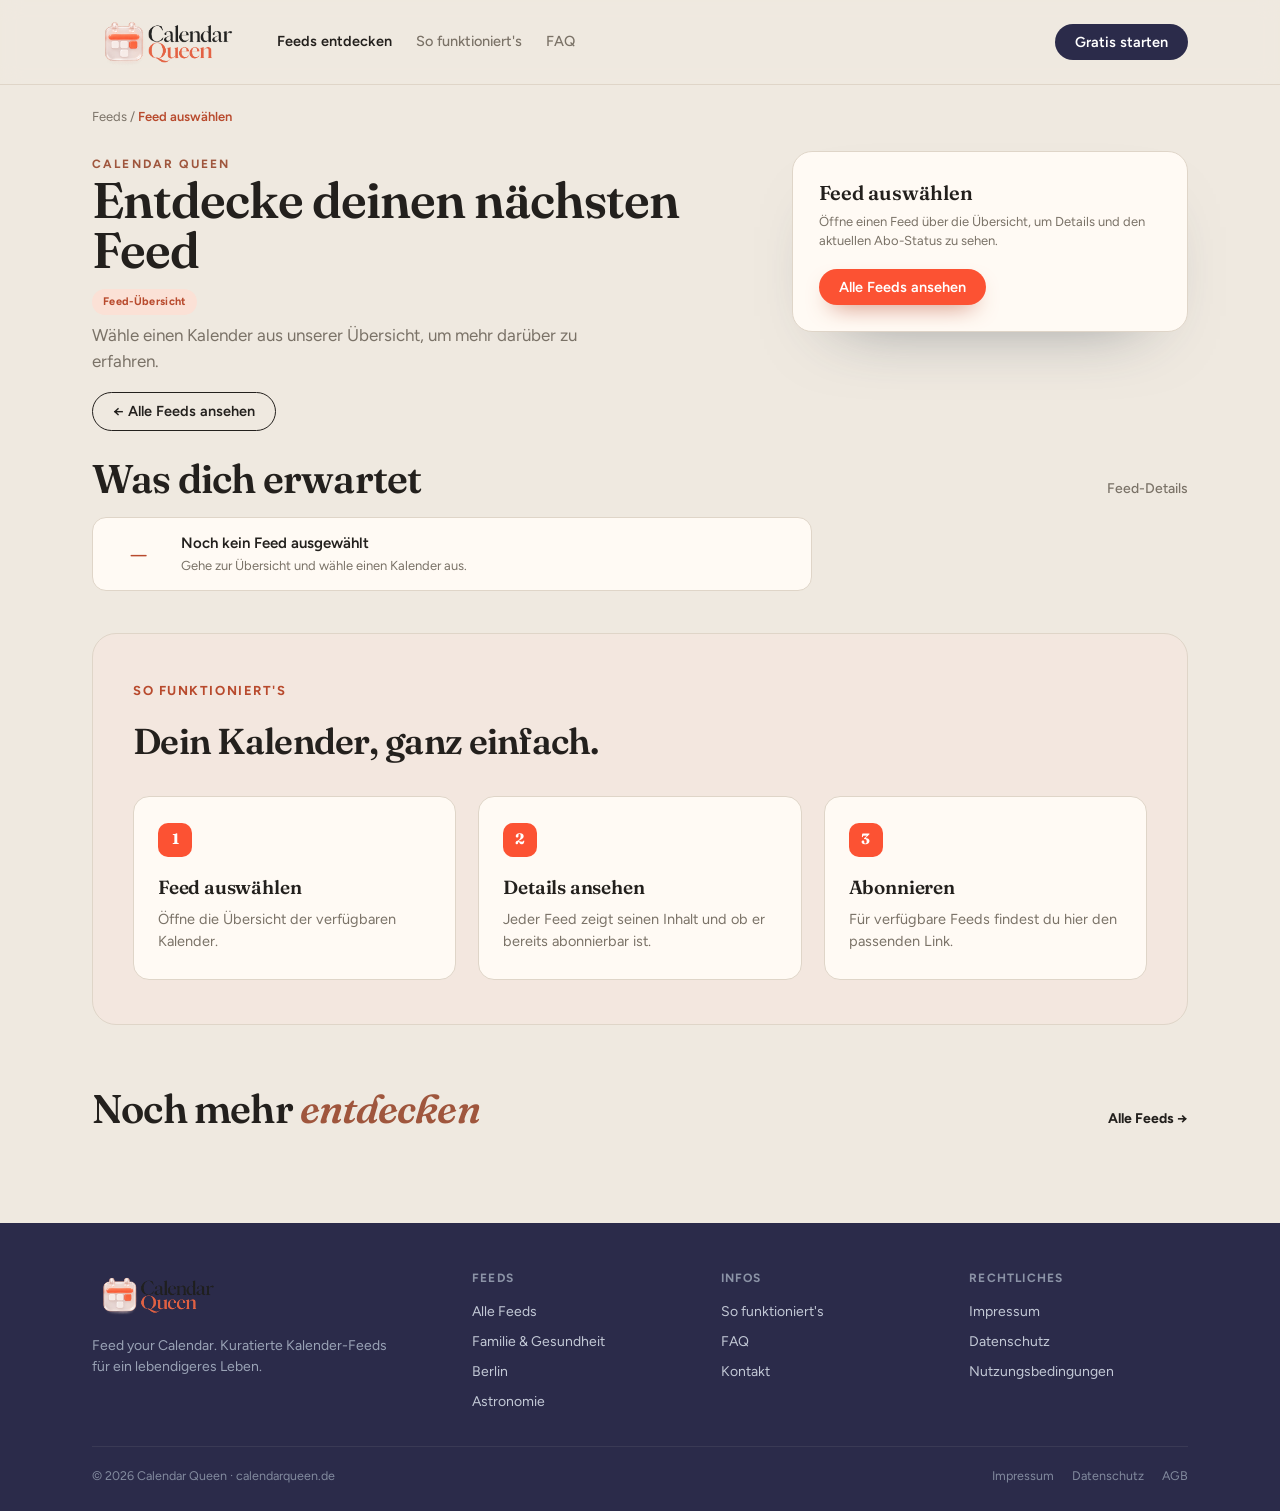
<file: feed-detail.html>
<!doctype html>
<html lang="de">
<head>
<meta charset="utf-8">
<meta name="viewport" content="width=device-width, initial-scale=1">
<link rel="icon" href="favicon.ico" sizes="any">
<link rel="icon" type="image/png" sizes="32x32" href="assets/favicon-32.png">
<link rel="icon" type="image/png" sizes="16x16" href="assets/favicon-16.png">
<link rel="apple-touch-icon" sizes="180x180" href="assets/apple-touch-icon.png">
<title>Erstes Babyjahr — Calendar Queen</title>
<meta name="description" content="Feed „Erstes Babyjahr": Wachstumsschübe und Meilensteine automatisch zum Geburtsdatum – kostenlos abonnieren.">
<link rel="preconnect" href="https://fonts.googleapis.com">
<link rel="preconnect" href="https://fonts.gstatic.com" crossorigin>
<link rel="stylesheet" href="https://fonts.googleapis.com/css2?family=Fraunces:ital,opsz,wght@0,9..144,400..600;1,9..144,400&family=Figtree:wght@400;500;600;700&display=swap">
<link rel="stylesheet" href="assets/style.css">
<script defer src="https://cloud.umami.is/script.js" data-website-id="1aa6d07c-5011-4c9c-b3e8-731eb8e1c49c" data-do-not-track="true"></script>
</head>
<body>

<header class="top">
  <div class="wrap top-in">
    <a class="brand" href="index.html"><img class="lockup" src="assets/logo.png" alt="Calendar Queen"></a>
    <nav class="main">
      <a href="feeds.html" class="active">Feeds entdecken</a>
      <a href="index.html#how">So funktioniert's</a>
      <a href="index.html#faq">FAQ</a>
    </nav>
    <span class="headcta"><a class="btn btn-indigo" href="feeds.html">Gratis starten</a></span>
  </div>
</header>

<div class="wrap crumbs" id="crumbs">
  <a href="feeds.html">Feeds</a> / <span id="crumb-title">Feed auswählen</span>
</div>

<main id="feed-page">
  <section class="wrap detail-hero">
    <div>
      <span class="eyebrow" id="feed-category">Calendar Queen</span>
      <h1 class="serif" id="feed-title">Entdecke deinen nächsten Feed</h1>
      <div class="tagline-row"><span class="badge" id="feed-status">Kalender-Feeds</span><span id="feed-cadence" style="font-size:13.5px;color:var(--muted);"></span></div>
      <p class="lede" id="feed-description">Wähle einen Kalender aus unserer Übersicht, um mehr darüber zu erfahren.</p>
      <p id="feed-extra" style="font-size:14.5px;color:var(--muted);max-width:48ch;"></p>
      <a class="btn btn-ghost" href="feeds.html">← Alle Feeds ansehen</a>
    </div>

    <aside class="subscribe-card" id="subscribe-panel">
      <h3 class="serif" id="subscribe-heading">Noch in Vorbereitung</h3>
      <p class="sub-note" id="subscribe-note">Wir arbeiten daran, diesen Feed abonnierbar zu machen.</p>
      <div id="subscribe-actions"></div>
    </aside>
  </section>

  <section class="wrap detail-body">
    <div class="sec-head" style="margin-bottom:18px;"><h2 class="serif" id="what-heading">Was dich erwartet</h2><span class="count" id="what-label">Feed-Details</span></div>
    <div class="entries" id="feed-highlights"></div>
    <p id="feed-source" style="font-size:12.5px;color:var(--muted);margin-top:14px;"></p>
  </section>

  <section class="sec" style="padding-top:20px;">
    <div class="wrap">
      <div class="how">
        <div class="lead"><span class="kick">So funktioniert's</span><h2 class="serif" id="how-heading">Dein Kalender, ganz einfach.</h2></div>
        <div class="steps" id="how-steps"></div>
      </div>
    </div>
  </section>

  <section class="sec" style="padding-top:8px;">
    <div class="wrap">
      <div class="sec-head"><h2 class="serif">Noch mehr <em>entdecken</em></h2><a class="count" href="feeds.html"><b>Alle Feeds →</b></a></div>
    </div>
  </section>
</main>

<script>
(function(){
  var FEEDS = {
    'Mondphasen & Mondkalender': {category:'Astronomie & Himmel', cadence:'monatlich aktualisiert', description:'Neumond, Vollmond und die beiden Viertelphasen – die wichtigsten Momente des Mondzyklus in deinem Kalender.', extra:'Die Termine basieren auf astronomischen Berechnungen des U.S. Naval Observatory. Der Kalender umfasst rollierend die nächsten 24 Monate.', live:true},
    'Berlin: Bühnen & Museen': {category:'Berlin Kultur', cadence:'wöchentlich, sobald Datenzugang eingerichtet ist', description:'Theater, Tanz, Oper, Konzerte und besondere Museumstermine – Kultur in Berlin, gesammelt an einem Ort.', extra:'Geplant sind die Quellen Berlin Bühnen und Museumsportal Berlin. Der Feed bleibt in Vorbereitung, bis Datenzugang, Nutzungsrechte und automatische Aktualisierung geklärt sind.'},
    'Sonnenauf- & -untergänge': {category:'Natur & Himmel', cadence:'täglich', description:'Sonnenaufgang, Sonnenuntergang sowie goldene und blaue Stunde.', extra:'Dieser Feed ist noch in Vorbereitung. Für verlässliche Zeiten muss später ein Standort ausgewählt oder festgelegt werden.'},
    'Was passiert in Berlin?': {category:'Berlin Lokal', cadence:'wöchentlich', description:'Kiez-Events, neue Orte und Community-Termine der Woche.', extra:'Dieser Feed ist noch in Vorbereitung.'},
    'Berliner Wochenmärkte': {category:'Berlin Lokal', cadence:'wöchentlich', description:'Wann und wo Berliner Wochenmärkte stattfinden – mit Hinweisen auf Ausnahmen und Änderungen.', extra:'Dieser Feed ist noch in Vorbereitung.'},
    'Museen, Fotografie & Ausstellungen': {category:'Kultur & Freizeit', cadence:'monatlich', description:'Neue Ausstellungen, Fotografie und besondere Kulturtermine.', extra:'Dieser Feed ist noch in Vorbereitung.'},
    'Garten & Pflanzen': {category:'Natur & Garten', cadence:'saisonal', description:'Säen, pflegen und ernten – saisonale Erinnerungen für deinen grünen Alltag.', extra:'Dieser Feed ist noch in Vorbereitung.'},
    'Himmel über dir': {category:'Astronomie & Himmel', cadence:'monatlich', description:'Meteorschauer, Supermonde und besondere Himmelsereignisse.', extra:'Dieser Feed ist noch in Vorbereitung.'},
    'Vogelzug & Naturphänomene': {category:'Natur & Garten', cadence:'saisonal', description:'Saisonale Naturereignisse und die besonderen Momente im Jahreslauf.', extra:'Dieser Feed ist noch in Vorbereitung.'},
    'Berlin: Open Airs & Freiluftkino': {category:'Berlin Lokal', cadence:'saisonal', description:'Filme unter freiem Himmel und Open-Air-Termine für die warme Jahreszeit.', extra:'Dieser Feed ist noch in Vorbereitung.'},
    'Marathons & große Läufe': {category:'Sport', cadence:'nach Termin', description:'Laufveranstaltungen, Anmeldestarts und wichtige Renntage.', extra:'Dieser Feed ist noch in Vorbereitung.'},
    'Musik & Festivals 2027': {category:'Musik & Festivals', cadence:'nach Termin', description:'Festivals, Line-up-Ankündigungen und Vorverkaufsstarts im Blick behalten.', extra:'Dieser Feed ist noch in Vorbereitung.'},
    'Wildpflanzen & Kräuter': {category:'Natur & Garten', cadence:'saisonal', description:'Sammel- und Erntezeiten für Wildkräuter – Saison für Saison.', extra:'Dieser Feed ist noch in Vorbereitung.'},
    'Saisonales Kochen': {category:'Natur & Garten', cadence:'wöchentlich', description:'Inspiration für Obst, Gemüse und Zutaten, die gerade Saison haben.', extra:'Dieser Feed ist noch in Vorbereitung.'},
    'Sale- & Shopping-Kalender': {category:'Shopping & Fristen', cadence:'nach Termin', description:'Wichtige Aktionstage und saisonale Shopping-Termine im Jahreslauf.', extra:'Dieser Feed ist noch in Vorbereitung.'},
    'Daily Stoic': {category:'Spiritualität', cadence:'täglich', description:'Ein kurzer stoischer Gedanke als täglicher Impuls für mehr Klarheit.', extra:'Dieser Feed ist noch in Vorbereitung. Redaktionelle Inhalte werden vor einer Veröffentlichung geprüft.'},
    'Wochenhoroskop': {category:'Spiritualität', cadence:'wöchentlich', description:'Ein wöchentlicher astrologischer Impuls für dein Sternzeichen.', extra:'Dieser Feed ist noch in Vorbereitung. Die Inhalte müssen redaktionell erstellt und geprüft werden.'},
    'ISS & Polarlichter': {category:'Astronomie & Himmel', cadence:'nach Sichtbarkeit', description:'Sichtbare ISS-Überflüge und Hinweise auf mögliche Polarlichtaktivität.', extra:'Dieser Feed ist noch in Vorbereitung. Sichtbarkeit hängt vom Standort und aktuellen Bedingungen ab.'},
    'Schulferien & Brückentage': {category:'Alltag & Verwaltung', cadence:'jährlich aktualisiert', description:'Schulferien und hilfreiche Brückentage zur Urlaubsplanung.', extra:'Dieser Feed ist noch in Vorbereitung. Die Termine müssen für das jeweilige Bundesland ausgewählt werden.'},
    'Steuer-, Behörden- & Fristen': {category:'Alltag & Verwaltung', cadence:'nach Frist', description:'Wichtige Abgabe-, Zahlungs- und Verwaltungsfristen im Blick behalten.', extra:'Dieser Feed ist noch in Vorbereitung. Fristen werden erst nach Prüfung der zuständigen offiziellen Quellen veröffentlicht.'}
  };
  var params = new URLSearchParams(window.location.search);
  var selected = params.get('feed');
  var feed = FEEDS[selected];
  var title = document.getElementById('feed-title');
  var category = document.getElementById('feed-category');
  var status = document.getElementById('feed-status');
  var cadence = document.getElementById('feed-cadence');
  var description = document.getElementById('feed-description');
  var extra = document.getElementById('feed-extra');
  var crumb = document.getElementById('crumb-title');
  var meta = document.querySelector('meta[name="description"]');
  function escapeHtml(value){return String(value).replace(/[&<>"']/g,function(c){return {'&':'&amp;','<':'&lt;','>':'&gt;','"':'&quot;',"'":'&#39;'}[c];});}
  function setSteps(items){document.getElementById('how-steps').innerHTML=items.map(function(item,i){return '<div class="step"><div class="num">'+(i+1)+'</div><h4>'+escapeHtml(item[0])+'</h4><p>'+escapeHtml(item[1])+'</p></div>';}).join('');}
  function highlight(titleText, descriptionText, day, month){return '<div class="entry"><div class="date"><b>'+escapeHtml(day)+'</b><small>'+escapeHtml(month)+'</small></div><div class="etext"><h4>'+escapeHtml(titleText)+'</h4><p>'+escapeHtml(descriptionText)+'</p></div></div>';}
  if(!feed){
    title.textContent='Entdecke deinen nächsten Feed';
    description.textContent='Wähle einen Kalender aus unserer Übersicht, um mehr darüber zu erfahren.';
    extra.textContent=''; category.textContent='Calendar Queen'; status.textContent='Feed-Übersicht'; cadence.textContent='';
    crumb.textContent='Feed auswählen';
    document.getElementById('subscribe-heading').textContent='Feed auswählen';
    document.getElementById('subscribe-note').textContent='Öffne einen Feed über die Übersicht, um Details und den aktuellen Abo-Status zu sehen.';
    document.getElementById('subscribe-actions').innerHTML='<a class="btn btn-coral" href="feeds.html">Alle Feeds ansehen</a>';
    document.getElementById('feed-highlights').innerHTML=highlight('Noch kein Feed ausgewählt','Gehe zur Übersicht und wähle einen Kalender aus.', '—','');
    document.getElementById('feed-source').textContent='';
    setSteps([['Feed auswählen','Öffne die Übersicht der verfügbaren Kalender.'],['Details ansehen','Jeder Feed zeigt seinen Inhalt und ob er bereits abonnierbar ist.'],['Abonnieren','Für verfügbare Feeds findest du hier den passenden Link.']]);
    document.title='Feed entdecken — Calendar Queen';
    return;
  }
  title.textContent=selected; category.textContent=feed.category; description.textContent=feed.description; extra.textContent=feed.extra; crumb.textContent=selected;
  cadence.textContent=feed.cadence; status.textContent=feed.live?'Jetzt abonnierbar':'In Vorbereitung';
  document.title=selected+' — Calendar Queen';
  meta.setAttribute('content',feed.description+' Calendar Queen Kalender-Feed.');
  if(feed.live){
    document.getElementById('subscribe-heading').textContent='Mondphasen abonnieren';
    document.getElementById('subscribe-note').textContent='Füge den Kalender einmal hinzu. Die Termine werden regelmäßig aktualisiert, sobald deine Kalender-App den Feed erneut abruft.';
    var ics='https://calendarqueen.de/feeds/mondphasen.ics';
    var webcal='webcal://calendarqueen.de/feeds/mondphasen.ics';
    var google='https://calendar.google.com/calendar/u/0/r?cid='+encodeURIComponent(ics);
    var outlook='https://outlook.live.com/calendar/0/addfromweb?url='+encodeURIComponent(ics)+'&name='+encodeURIComponent('Mondphasen | Calendar Queen');
    document.getElementById('subscribe-actions').innerHTML='<div class="sub-btns"><a href="'+webcal+'"><span class="k">A</span>Apple Kalender abonnieren</a><a href="'+google+'" target="_blank" rel="noopener"><span class="k">G</span>Google Kalender hinzufügen</a><a href="'+outlook+'" target="_blank" rel="noopener"><span class="k">O</span>Outlook abonnieren</a><a href="feeds/mondphasen.ics"><span class="k">↓</span>Kalenderdatei (.ics) öffnen</a></div><div class="webcal"><label for="url">Abo-Adresse</label><div class="row"><input id="url" type="text" value="'+webcal+'" readonly><button class="btn btn-coral" style="padding:9px 15px;" id="copy-feed-url">Kopieren</button></div></div>';
    document.getElementById('copy-feed-url').addEventListener('click',function(){var input=document.getElementById('url');input.select();if(navigator.clipboard&&navigator.clipboard.writeText){navigator.clipboard.writeText(input.value).then(function(){this.textContent='Kopiert';}.bind(this)).catch(function(){document.execCommand('copy');this.textContent='Kopiert';}.bind(this));}else{document.execCommand('copy');this.textContent='Kopiert';}});
    document.getElementById('what-heading').textContent='Die vier Hauptmondphasen';
    document.getElementById('what-label').textContent='Astronomische Termine';
    document.getElementById('feed-highlights').innerHTML=highlight('Neumond','Der Mond steht zwischen Erde und Sonne und ist am Himmel kaum sichtbar.','🌑','')+highlight('Erstes Viertel','Die rechte Mondhälfte ist beleuchtet (auf der Nordhalbkugel).','🌓','')+highlight('Vollmond','Die dem Mond zugewandte Seite der Erde sieht die beleuchtete Mondscheibe.','🌕','')+highlight('Letztes Viertel','Die linke Mondhälfte ist beleuchtet (auf der Nordhalbkugel).','🌗','');
    document.getElementById('feed-source').innerHTML='Datenquelle: <a href="https://aa.usno.navy.mil/data/api" target="_blank" rel="noopener">U.S. Naval Observatory – API-Dokumentation</a>. Kalenderzeitpunkte werden in UTC gespeichert und in deiner Kalender-App lokal angezeigt.';
    document.getElementById('how-heading').textContent='Einmal abonnieren. Immer im Blick.';
    setSteps([['Kalender auswählen','Öffne den Abo-Link für deine Kalender-App oder nutze die .ics-Datei.'],['Feed hinzufügen','Abonniere die Kalenderadresse – importiere die Datei nicht nur, wenn du automatische Updates möchtest.'],['Automatisch aktuell bleiben','Der Feed wird monatlich neu erstellt. Wann Änderungen angezeigt werden, hängt vom Kalenderanbieter ab.']]);
  }else{
    document.getElementById('subscribe-heading').textContent='Dieser Feed kommt noch';
    document.getElementById('subscribe-note').textContent='Der Kalender ist noch nicht abonnierbar. Wir aktivieren den Abo-Link erst, wenn Quelle, Termine und Aktualisierung geprüft sind.';
    document.getElementById('subscribe-actions').innerHTML='<a class="btn btn-coral" href="mailto:hallo@calendarqueen.de?subject='+encodeURIComponent('Interesse am Feed: '+selected)+'">Interesse mitteilen</a><p style="font-size:12px;color:var(--muted);margin-top:12px;">Noch kein Abo-Link verfügbar – wir möchten keine leeren oder irreführenden Kalenderdateien anbieten.</p>';
    document.getElementById('what-heading').textContent='Was dich erwartet';
    document.getElementById('what-label').textContent='Geplant';
    document.getElementById('feed-highlights').innerHTML=highlight('Inhalt','Die Beschreibung oben zeigt den geplanten Umfang dieses Feeds.','—','')+highlight('Datenquelle','Vor Veröffentlichung wird eine geeignete und verlässliche Quelle ausgewählt.','—','')+highlight('Automatische Updates','Der Feed wird erst aktiviert, wenn Aktualisierung und Fehlerbehandlung getestet sind.','—','');
    document.getElementById('feed-source').textContent='Die Verfügbarkeit wird hier angezeigt, sobald dieser Kalender veröffentlicht ist.';
    document.getElementById('how-heading').textContent='Wir bereiten diesen Feed vor.';
    setSteps([['Quelle prüfen','Wir wählen geeignete Daten und klären Nutzungsbedingungen.'],['Kalender testen','Termine und automatische Aktualisierungen werden geprüft.'],['Abo freischalten','Erst danach erscheint ein funktionierender Abo-Link.']]);
  }

  // Once the authorized source feeds are configured and the ICS file is built,
  // automatically activate the Berlin feed. Until then it stays in preparation.
  if (selected === 'Berlin: Bühnen & Museen') {
    var berlinCalendarPath = 'feeds/berlin-buehnen-museen.ics';
    fetch(berlinCalendarPath, { method: 'HEAD', cache: 'no-store' })
      .then(function(response) {
        if (!response.ok) return;
        activateBerlinCultureFeed(berlinCalendarPath);
      })
      .catch(function() { /* Stay in preparation if the feed is not available. */ });
  }

  function activateBerlinCultureFeed(relativePath) {
    var httpsUrl = new URL(relativePath, window.location.href).href;
    var webcalUrl = httpsUrl.replace(/^https?:/, 'webcal:');
    var googleUrl = 'https://calendar.google.com/calendar/u/0/r?cid=' + encodeURIComponent(httpsUrl);
    var outlookUrl = 'https://outlook.live.com/calendar/0/addfromweb?url=' + encodeURIComponent(httpsUrl) + '&name=' + encodeURIComponent('Berlin: Bühnen & Museen | Calendar Queen');

    status.textContent = 'Jetzt abonnierbar';
    cadence.textContent = 'wöchentlich aktualisiert';
    document.getElementById('subscribe-heading').textContent = 'Berlin Kultur abonnieren';
    document.getElementById('subscribe-note').textContent = 'Abonniere den Kalender, damit neue und geänderte Termine bei der nächsten Aktualisierung deiner Kalender-App übernommen werden.';
    document.getElementById('subscribe-actions').innerHTML =
      '<div class="sub-btns">' +
        '<a href="' + webcalUrl + '"><span class="k">A</span>Apple Kalender abonnieren</a>' +
        '<a href="' + googleUrl + '" target="_blank" rel="noopener"><span class="k">G</span>Google Kalender hinzufügen</a>' +
        '<a href="' + outlookUrl + '" target="_blank" rel="noopener"><span class="k">O</span>Outlook abonnieren</a>' +
        '<a href="' + relativePath + '" download="berlin-buehnen-museen.ics"><span class="k">↓</span>Kalenderdatei (.ics) herunterladen</a>' +
      '</div>' +
      '<div class="webcal"><label for="berlin-feed-url">Abo-Adresse</label><div class="row">' +
        '<input id="berlin-feed-url" type="text" value="' + webcalUrl + '" readonly>' +
        '<button class="btn btn-coral" style="padding:9px 15px;" id="copy-berlin-feed-url">Kopieren</button>' +
      '</div></div>';
    document.getElementById('copy-berlin-feed-url').addEventListener('click', function() {
      var input = document.getElementById('berlin-feed-url');
      input.select();
      if (navigator.clipboard && navigator.clipboard.writeText) {
        navigator.clipboard.writeText(input.value).then(function() {
          this.textContent = 'Kopiert';
        }.bind(this)).catch(function() {
          document.execCommand('copy');
          this.textContent = 'Kopiert';
        }.bind(this));
      } else {
        document.execCommand('copy');
        this.textContent = 'Kopiert';
      }
    });

    document.getElementById('what-heading').textContent = 'Was im Kalender erscheint';
    document.getElementById('what-label').textContent = 'Berliner Kulturtermine';
    document.getElementById('feed-highlights').innerHTML =
      highlight('Bühnen & Performance', 'Theater, Tanz, Oper, Musiktheater, Konzerte, Lesungen und ausgewählte Workshops aus dem Bühnenprogramm.', '01', '') +
      highlight('Museen & Ausstellungen', 'Veranstaltungen und Führungen der Berliner Museen, Schlösser und Gedenkstätten.', '02', '') +
      highlight('Automatische Aktualisierung', 'Der Feed wird wöchentlich neu erzeugt. Deine Kalender-App entscheidet, wann sie die aktualisierte Datei erneut abruft.', '↻', '');
    document.getElementById('feed-source').innerHTML =
      'Geplante Quellen: <a href="https://www.berlin-buehnen.de/de/meta/l/ueber-uns/" target="_blank" rel="noopener">Berlin Bühnen</a> und <a href="https://www.museumsportal-berlin.de/de/uber-uns/" target="_blank" rel="noopener">Museumsportal Berlin</a>.';
    document.getElementById('how-heading').textContent = 'Einmal abonnieren. Kultur im Blick behalten.';
    setSteps([
      ['Kalender auswählen', 'Füge den Feed über deinen Kalenderanbieter hinzu oder lade die .ics-Datei herunter.'],
      ['Feed abonnieren', 'Ein Abo bleibt mit der Feed-Adresse verbunden. Ein reiner Dateidownload aktualisiert sich nicht automatisch.'],
      ['Aktuell bleiben', 'Die Quelldaten werden wöchentlich neu übernommen; wie schnell Änderungen angezeigt werden, hängt von deiner Kalender-App ab.']
    ]);
  }
})();
</script>

<footer class="site">
  <div class="wrap">
    <div class="fgrid">
      <div>
        <div class="brand"><img class="lockup" src="assets/logo.png" alt="Calendar Queen"></div>
        <p class="tag">Feed your Calendar. Kuratierte Kalender-Feeds für ein lebendigeres Leben.</p>
      </div>
      <div><h4>Feeds</h4><ul><li><a href="feeds.html">Alle Feeds</a></li><li><a href="feeds.html">Familie &amp; Gesundheit</a></li><li><a href="feeds.html">Berlin</a></li><li><a href="feeds.html">Astronomie</a></li></ul></div>
      <div><h4>Infos</h4><ul><li><a href="index.html#how">So funktioniert's</a></li><li><a href="index.html#faq">FAQ</a></li><li><a href="mailto:hallo@calendarqueen.de">Kontakt</a></li></ul></div>
      <div><h4>Rechtliches</h4><ul><li><a href="impressum.html">Impressum</a></li><li><a href="datenschutz.html">Datenschutz</a></li><li><a href="nutzungsbedingungen.html">Nutzungsbedingungen</a></li></ul></div>
    </div>
    <div class="fbottom">
      <span>© 2026 Calendar Queen · calendarqueen.de</span>
      <nav><a href="impressum.html">Impressum</a><a href="datenschutz.html">Datenschutz</a><a href="nutzungsbedingungen.html">AGB</a></nav>
    </div>
  </div>
</footer>


</body>
</html>
</file>
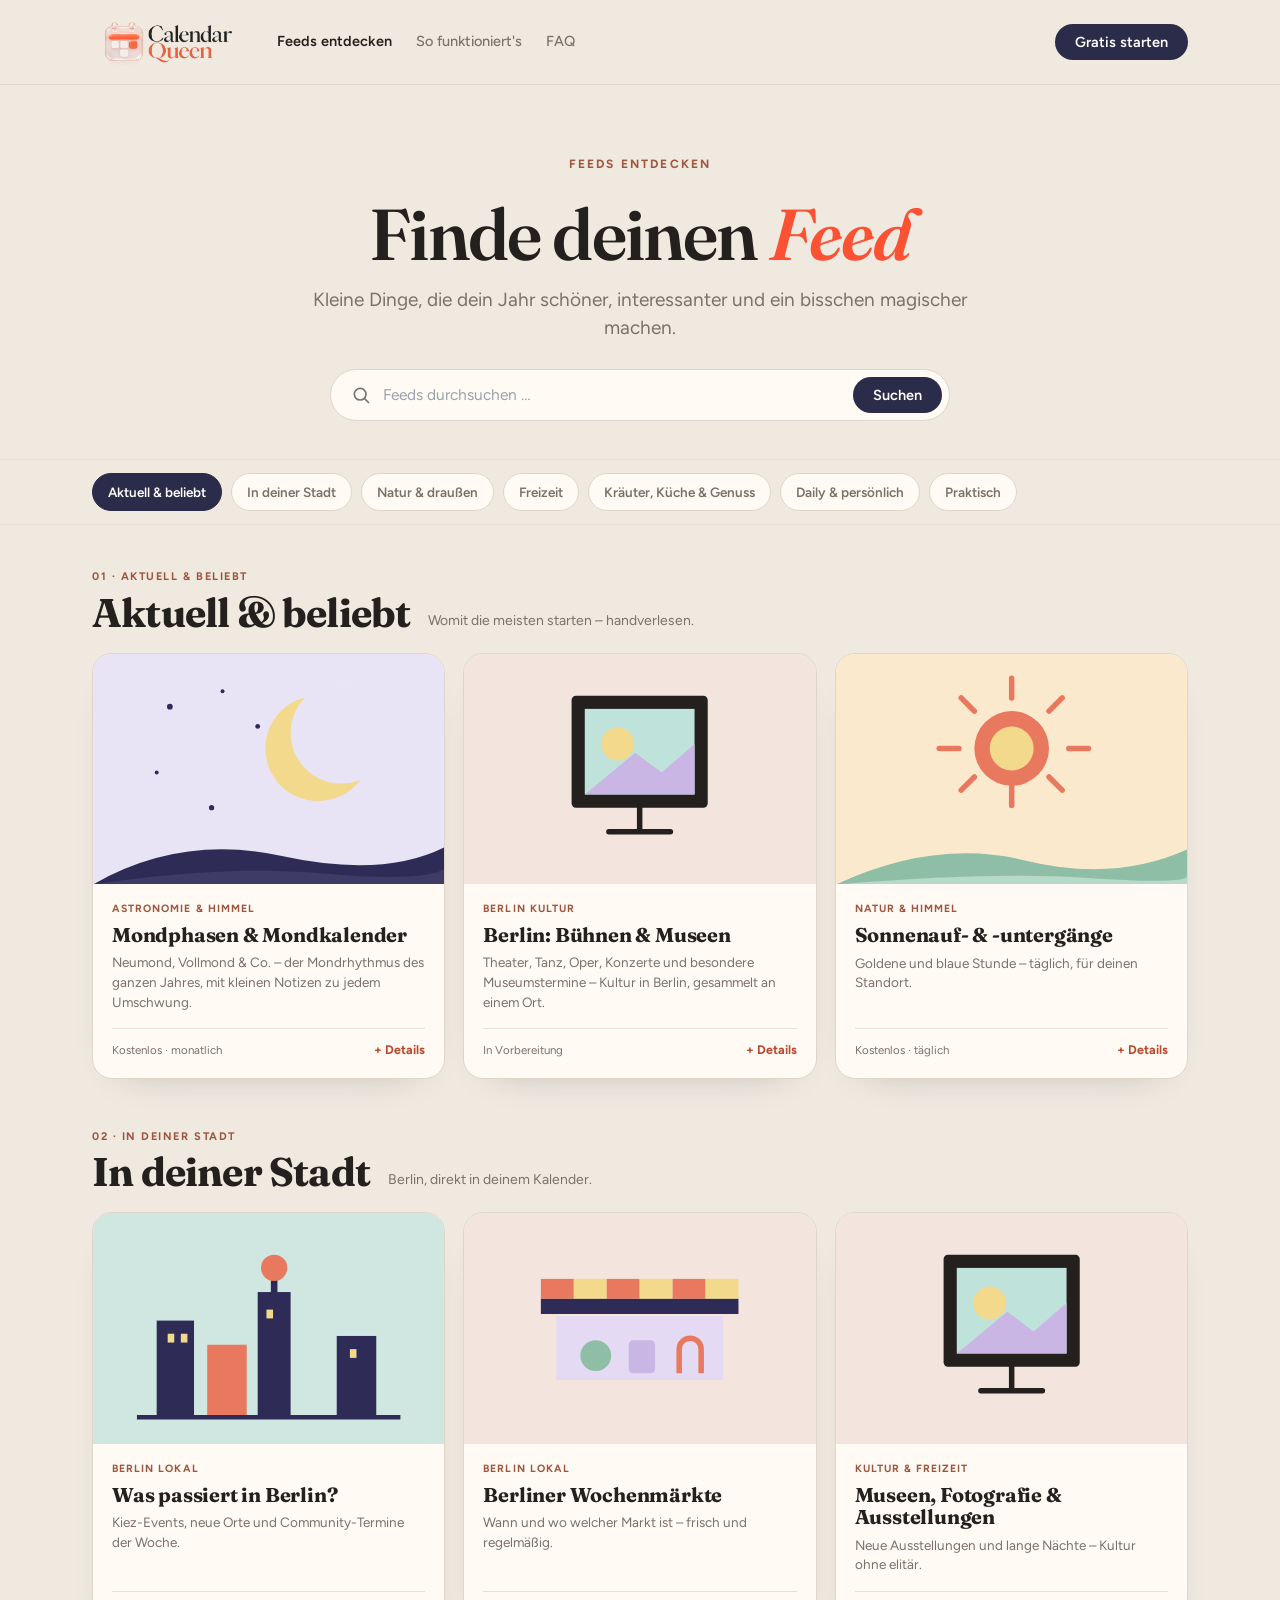
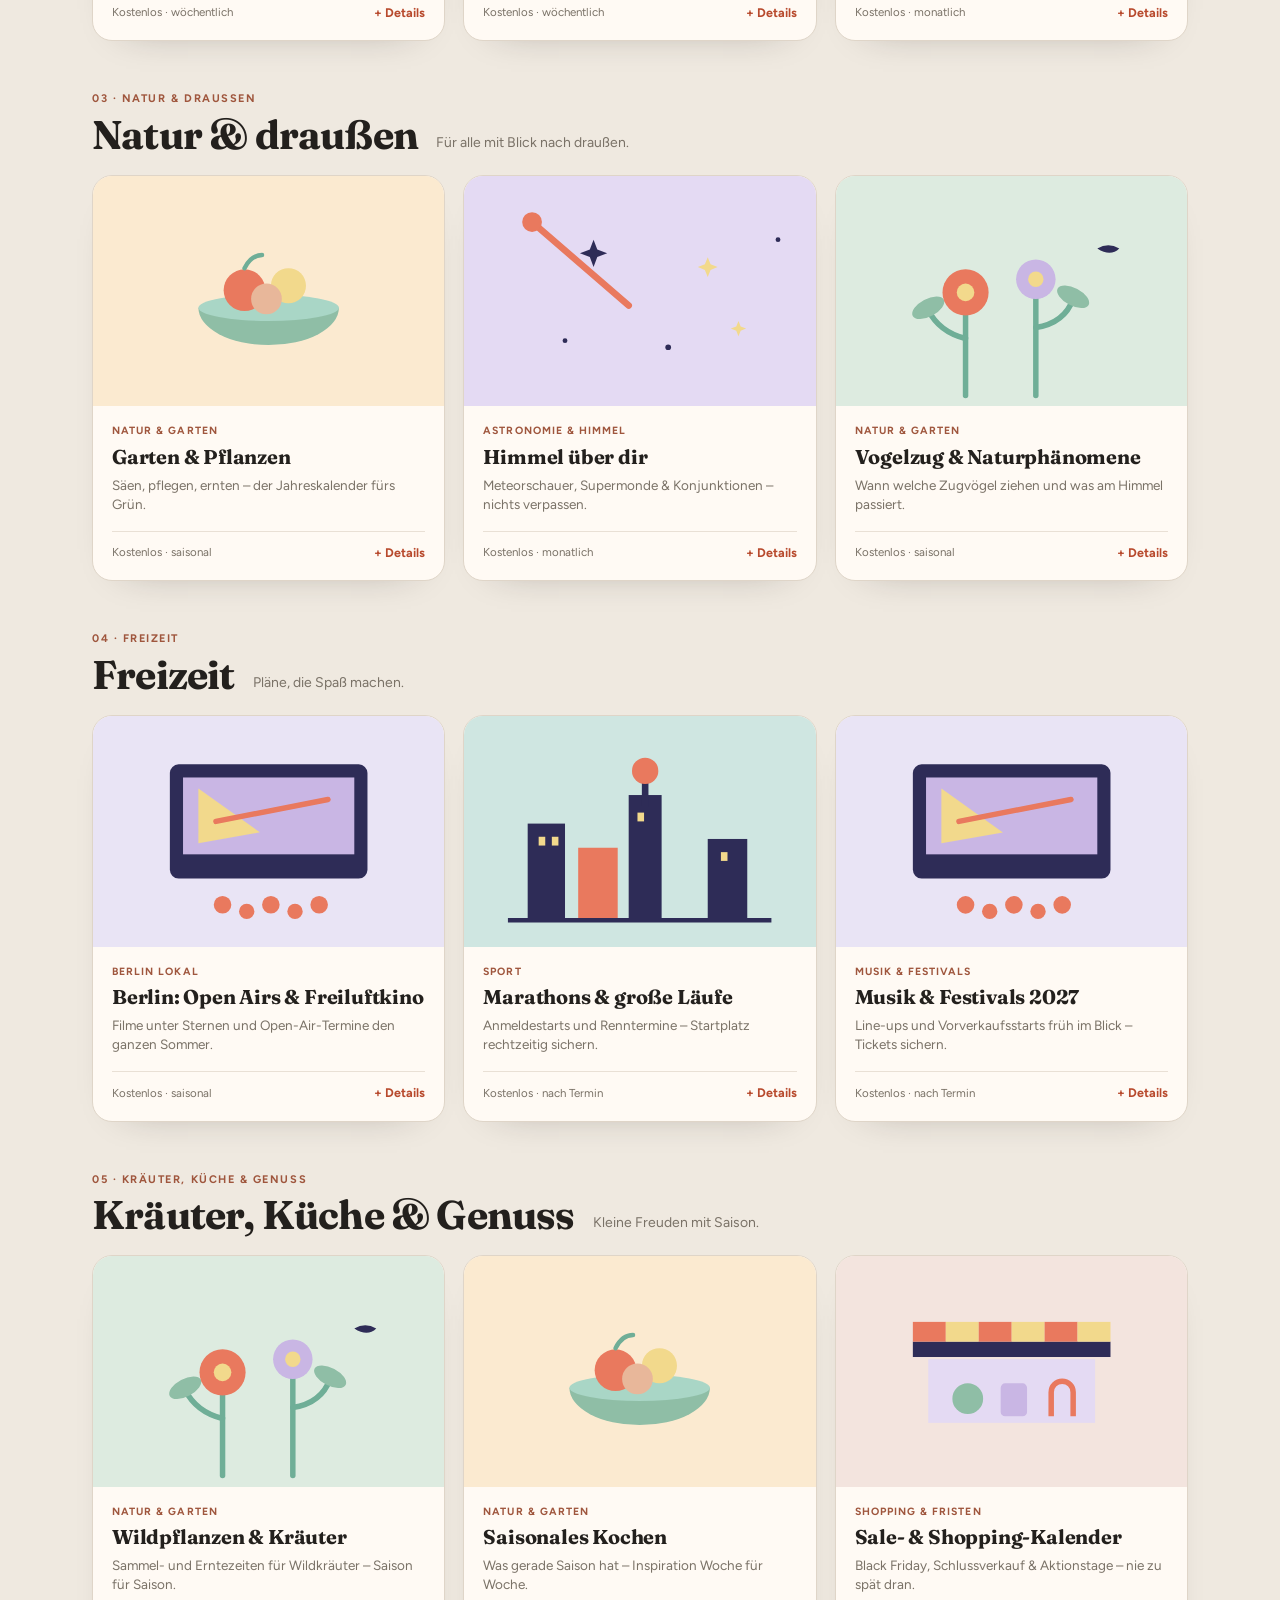
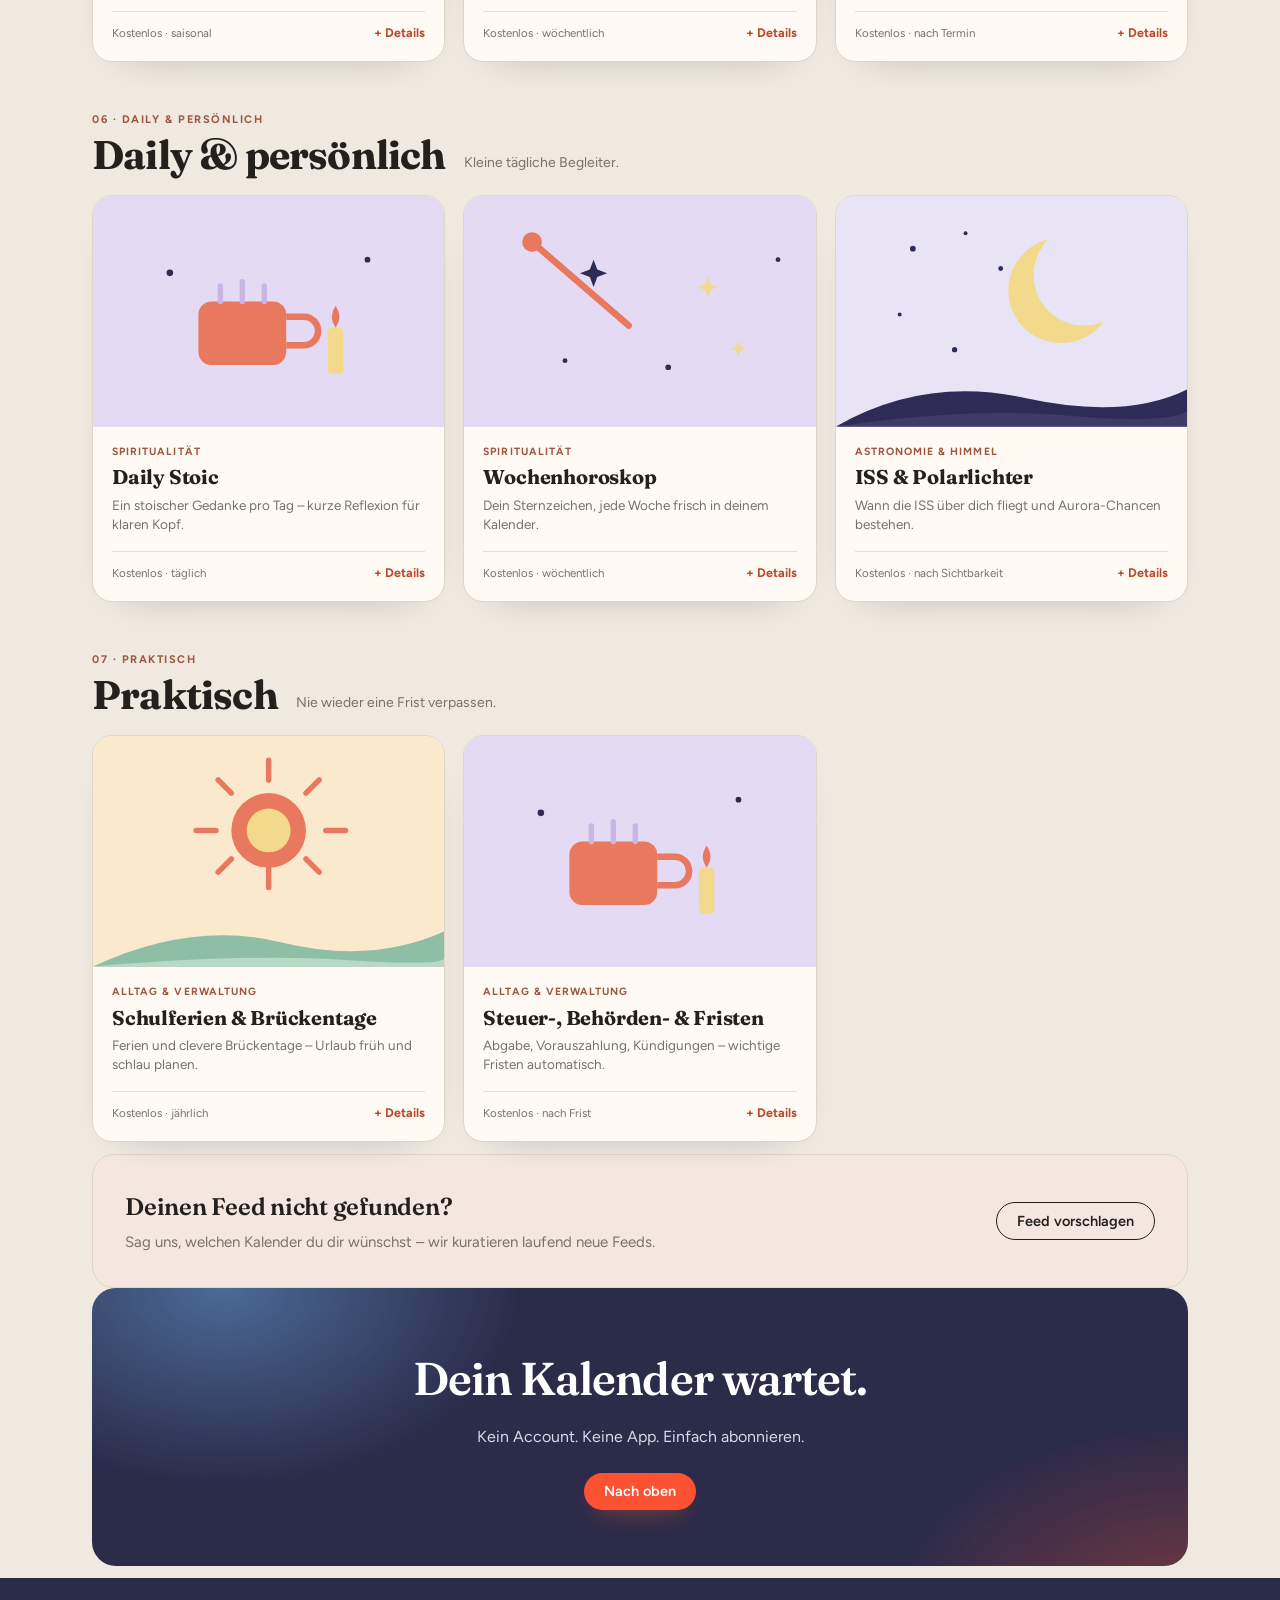
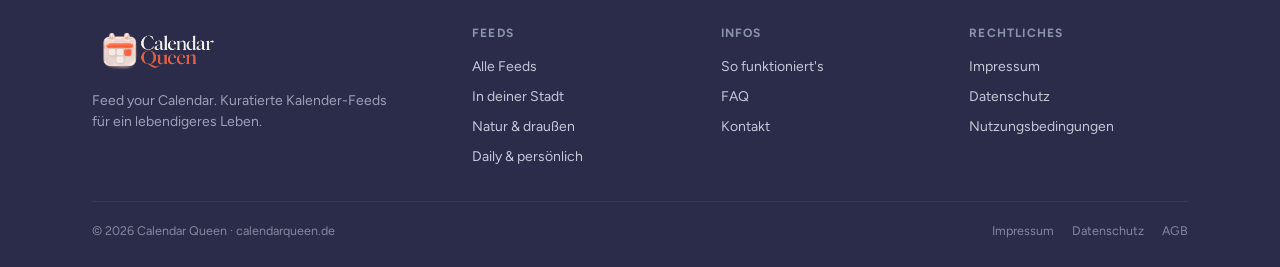
<file: feeds.html>
<!doctype html>
<html lang="de">
<head>
<meta charset="utf-8">
<meta name="viewport" content="width=device-width, initial-scale=1">
<link rel="icon" href="favicon.ico" sizes="any">
<link rel="icon" type="image/png" sizes="32x32" href="assets/favicon-32.png">
<link rel="icon" type="image/png" sizes="16x16" href="assets/favicon-16.png">
<link rel="apple-touch-icon" sizes="180x180" href="assets/apple-touch-icon.png">
<title>Feeds entdecken — Calendar Queen</title>
<meta name="description" content="Finde deinen Kalender-Feed – kuratiert und editorial. Kleine Dinge, die dein Jahr schöner machen.">
<link rel="preconnect" href="https://fonts.googleapis.com">
<link rel="preconnect" href="https://fonts.gstatic.com" crossorigin>
<link rel="stylesheet" href="https://fonts.googleapis.com/css2?family=Fraunces:ital,opsz,wght@0,9..144,400..600;1,9..144,400&family=Figtree:wght@400;500;600;700&display=swap">
<link rel="stylesheet" href="assets/style.css">
<script defer src="https://cloud.umami.is/script.js" data-website-id="1aa6d07c-5011-4c9c-b3e8-731eb8e1c49c" data-do-not-track="true"></script>
</head>
<body>

<header class="top">
  <div class="wrap top-in">
    <a class="brand" href="index.html"><img class="lockup" src="assets/logo.png" alt="Calendar Queen"></a>
    <nav class="main">
      <a href="feeds.html" class="active">Feeds entdecken</a>
      <a href="index.html#how">So funktioniert's</a>
      <a href="index.html#faq">FAQ</a>
    </nav>
    <span class="headcta"><a class="btn btn-indigo" href="feeds.html">Gratis starten</a></span>
  </div>
</header>

<section class="wrap hero">
  <p class="eyebrow">Feeds entdecken</p>
  <h1 class="serif">Finde deinen <em>Feed</em></h1>
  <p class="lede">Kleine Dinge, die dein Jahr schöner, interessanter und ein bisschen magischer machen.</p>
  <label class="searchbar">
    <svg width="20" height="20" viewBox="0 0 24 24" fill="none" stroke="currentColor" stroke-width="2" stroke-linecap="round"><circle cx="11" cy="11" r="7"/><path d="M21 21l-4.3-4.3"/></svg>
    <input id="search" type="text" placeholder="Feeds durchsuchen …" autocomplete="off" aria-label="Feeds durchsuchen">
    <button class="btn btn-indigo" type="button">Suchen</button>
  </label>
</section>

<div class="jumpbar">
  <div class="wrap"><div class="chips" id="jump"></div></div>
</div>

<main class="wrap" id="rows" style="padding-top:6px;"></main>

<div class="wrap">
  <div class="empty" id="empty"><b>Kein Feed gefunden.</b><a id="reset">Suche zurücksetzen</a></div>
</div>

<div class="wrap">
  <div class="suggest">
    <div class="stext">
      <h3 class="serif">Deinen Feed nicht gefunden?</h3>
      <p>Sag uns, welchen Kalender du dir wünschst – wir kuratieren laufend neue Feeds.</p>
    </div>
    <a class="btn btn-ghost" href="mailto:hallo@calendarqueen.de?subject=Feed-Vorschlag">Feed vorschlagen</a>
  </div>

  <div class="cta">
    <h2 class="serif">Dein Kalender wartet.</h2>
    <p>Kein Account. Keine App. Einfach abonnieren.</p>
    <a class="btn btn-coral" href="#" onclick="window.scrollTo({top:0,behavior:'smooth'});return false;">Nach oben</a>
  </div>
</div>

<footer class="site">
  <div class="wrap">
    <div class="fgrid">
      <div>
        <div class="brand"><img class="lockup" src="assets/logo-footer.png" alt="Calendar Queen"></div>
        <p class="tag">Feed your Calendar. Kuratierte Kalender-Feeds für ein lebendigeres Leben.</p>
      </div>
      <div><h4>Feeds</h4><ul><li><a href="feeds.html">Alle Feeds</a></li><li><a href="#r-2">In deiner Stadt</a></li><li><a href="#r-3">Natur &amp; draußen</a></li><li><a href="#r-5">Daily &amp; persönlich</a></li></ul></div>
      <div><h4>Infos</h4><ul><li><a href="index.html#how">So funktioniert's</a></li><li><a href="index.html#faq">FAQ</a></li><li><a href="mailto:hallo@calendarqueen.de">Kontakt</a></li></ul></div>
      <div><h4>Rechtliches</h4><ul><li><a href="impressum.html">Impressum</a></li><li><a href="datenschutz.html">Datenschutz</a></li><li><a href="nutzungsbedingungen.html">Nutzungsbedingungen</a></li></ul></div>
    </div>
    <div class="fbottom">
      <span>© 2026 Calendar Queen · calendarqueen.de</span>
      <nav><a href="impressum.html">Impressum</a><a href="datenschutz.html">Datenschutz</a><a href="nutzungsbedingungen.html">AGB</a></nav>
    </div>
  </div>
</footer>

<script>
/* ============================================================
   ILLUSTRATION SYSTEM
   10 flache Editorial-SVGs, je für 2 verwandte Feeds.
   Zum späteren Austausch gegen finale Bilder: ersetze das SVG
   in ILLU[key] durch  <img src="assets/feeds/illustration-<key>.webp" ...>
   Mapping key -> Datei:
     moon    -> assets/feeds/illustration-moon.webp
     stars   -> assets/feeds/illustration-stars.webp
     sun     -> assets/feeds/illustration-seasons.webp
     nature  -> assets/feeds/illustration-nature.webp
     food    -> assets/feeds/illustration-food.webp
     cinema  -> assets/feeds/illustration-cinema.webp
     culture -> assets/feeds/illustration-culture.webp
     city    -> assets/feeds/illustration-berlin.webp
     market  -> assets/feeds/illustration-market.webp
     everyday-> assets/feeds/illustration-everyday.webp
   ============================================================ */
  var TINT = {moon:'#E9E4F5',stars:'#E4DAF3',sun:'#FBE9CE',nature:'#DDEBE0',food:'#FBEAD0',cinema:'#E9E4F5',culture:'#F3E4DE',city:'#CFE6E1',market:'#F3E4DE',everyday:'#E4DAF3'};
  var ILLU = {
    moon:'<svg viewBox="0 0 320 210" aria-hidden="true"><circle cx="205" cy="86" r="48" fill="#F2D98C"/><circle cx="226" cy="72" r="46" fill="#E9E4F5"/><g fill="#2E2C57"><circle cx="70" cy="48" r="2.6"/><circle cx="118" cy="34" r="1.8"/><circle cx="150" cy="66" r="2.2"/><circle cx="58" cy="108" r="1.8"/><circle cx="108" cy="140" r="2.4"/></g><path d="M0 210 Q80 164 172 184 T320 176 V210 Z" fill="#2E2C57"/><path d="M0 210 Q120 192 210 200 T320 196 V210 Z" fill="#3E3B66"/></svg>',
    stars:'<svg viewBox="0 0 320 210" aria-hidden="true"><path d="M62 42 L150 118" stroke="#E9795E" stroke-width="6" stroke-linecap="round"/><circle cx="62" cy="42" r="9" fill="#E9795E"/><path d="M118 58l3.4 9 9 3.4-9 3.4-3.4 9-3.4-9-9-3.4 9-3.4z" fill="#2E2C57"/><path d="M222 74l2.6 6.4 6.4 2.6-6.4 2.6-2.6 6.4-2.6-6.4-6.4-2.6 6.4-2.6z" fill="#F2D98C"/><path d="M250 132l2 5 5 2-5 2-2 5-2-5-5-2 5-2z" fill="#F2D98C"/><g fill="#2E2C57"><circle cx="92" cy="150" r="2.2"/><circle cx="186" cy="156" r="2.6"/><circle cx="286" cy="58" r="2.2"/></g></svg>',
    sun:'<svg viewBox="0 0 320 210" aria-hidden="true"><g stroke="#E9795E" stroke-width="5" stroke-linecap="round"><path d="M160 22v18M160 120v18M94 86h18M212 86h18M114 40l12 12M206 124l-12-12M206 40l-12 12M114 124l12-12"/></g><circle cx="160" cy="86" r="34" fill="#E9795E"/><circle cx="160" cy="86" r="20" fill="#F2D98C"/><path d="M0 210 Q90 168 172 188 T320 178 V210Z" fill="#8FBEA6"/><path d="M0 210 Q140 198 230 204 T320 202 V210Z" fill="#B7D9C7"/></svg>',
    nature:'<svg viewBox="0 0 320 210" aria-hidden="true"><g stroke="#6FAE97" stroke-width="5" fill="none" stroke-linecap="round"><path d="M118 200 V116"/><path d="M182 200 V104"/><path d="M118 148 q-24 -6 -34 -26"/><path d="M182 138 q26 -4 34 -26"/></g><ellipse cx="84" cy="120" rx="16" ry="8" fill="#8FBEA6" transform="rotate(-28 84 120)"/><ellipse cx="216" cy="110" rx="16" ry="8" fill="#8FBEA6" transform="rotate(28 216 110)"/><circle cx="118" cy="106" r="21" fill="#E9795E"/><circle cx="118" cy="106" r="8" fill="#F2D98C"/><circle cx="182" cy="94" r="18" fill="#C9B6E4"/><circle cx="182" cy="94" r="7" fill="#F2D98C"/><path d="M238 66 q10 -6 20 0 q-8 8 -20 0z" fill="#2E2C57"/></svg>',
    food:'<svg viewBox="0 0 320 210" aria-hidden="true"><path d="M96 120 a64 34 0 0 0 128 0 z" fill="#8FBEA6"/><ellipse cx="160" cy="120" rx="64" ry="12" fill="#A9D6C6"/><circle cx="138" cy="104" r="19" fill="#E9795E"/><circle cx="178" cy="100" r="16" fill="#F2D98C"/><circle cx="158" cy="112" r="14" fill="#E8B79A"/><path d="M138 84 q6 -12 16 -12" stroke="#6FAE97" stroke-width="4" fill="none" stroke-linecap="round"/></svg>',
    cinema:'<svg viewBox="0 0 320 210" aria-hidden="true"><rect x="70" y="44" width="180" height="104" rx="8" fill="#2E2C57"/><rect x="82" y="56" width="156" height="70" fill="#C9B6E4"/><path d="M96 66 L152 106 L96 116 Z" fill="#F2D98C"/><path d="M112 96 L214 76" stroke="#E9795E" stroke-width="5" stroke-linecap="round"/><g fill="#E9795E"><circle cx="118" cy="172" r="8"/><circle cx="140" cy="178" r="7"/><circle cx="162" cy="172" r="8"/><circle cx="184" cy="178" r="7"/><circle cx="206" cy="172" r="8"/></g></svg>',
    culture:'<svg viewBox="0 0 320 210" aria-hidden="true"><rect x="98" y="38" width="124" height="102" rx="4" fill="#23201d"/><rect x="110" y="50" width="100" height="78" fill="#BFE3DA"/><circle cx="140" cy="82" r="15" fill="#F2D98C"/><path d="M110 128 L156 90 L180 108 L210 82 V128 Z" fill="#C9B6E4"/><path d="M160 140 v22 M132 162 h56" stroke="#23201d" stroke-width="5" stroke-linecap="round"/></svg>',
    city:'<svg viewBox="0 0 320 210" aria-hidden="true"><g fill="#2E2C57"><rect x="58" y="98" width="34" height="88"/><rect x="150" y="72" width="30" height="114"/><rect x="222" y="112" width="36" height="74"/></g><rect x="104" y="120" width="36" height="66" fill="#E9795E"/><rect x="162" y="52" width="6" height="30" fill="#2E2C57"/><circle cx="165" cy="50" r="12" fill="#E9795E"/><g fill="#F2D98C"><rect x="68" y="110" width="6" height="8"/><rect x="80" y="110" width="6" height="8"/><rect x="158" y="88" width="6" height="8"/><rect x="234" y="124" width="6" height="8"/></g><path d="M40 186h240" stroke="#2E2C57" stroke-width="4"/></svg>',
    market:'<svg viewBox="0 0 320 210" aria-hidden="true"><rect x="70" y="78" width="180" height="14" fill="#2E2C57"/><g><rect x="70" y="60" width="30" height="18" fill="#E9795E"/><rect x="100" y="60" width="30" height="18" fill="#F2D98C"/><rect x="130" y="60" width="30" height="18" fill="#E9795E"/><rect x="160" y="60" width="30" height="18" fill="#F2D98C"/><rect x="190" y="60" width="30" height="18" fill="#E9795E"/><rect x="220" y="60" width="30" height="18" fill="#F2D98C"/></g><rect x="84" y="94" width="152" height="58" fill="#E4DAF3"/><circle cx="120" cy="130" r="14" fill="#8FBEA6"/><rect x="150" y="116" width="24" height="30" rx="4" fill="#C9B6E4"/><path d="M196 146 v-22 a10 10 0 0 1 20 0 v22" fill="none" stroke="#E9795E" stroke-width="5"/></svg>',
    everyday:'<svg viewBox="0 0 320 210" aria-hidden="true"><rect x="96" y="96" width="80" height="58" rx="12" fill="#E9795E"/><path d="M176 110 h16 a13 13 0 0 1 0 26 h-16" fill="none" stroke="#E9795E" stroke-width="6"/><path d="M116 96 v-14 M136 96 v-18 M156 96 v-14" stroke="#C9B6E4" stroke-width="5" stroke-linecap="round"/><rect x="214" y="120" width="14" height="42" rx="4" fill="#F2D98C"/><path d="M221 120 q-7 -10 0 -20 q7 10 0 20z" fill="#E9795E"/><g fill="#2E2C57"><circle cx="70" cy="70" r="3"/><circle cx="250" cy="58" r="2.6"/></g></svg>'
  };

  /* Feeds unverändert (Namen, Beschreibungen, Kategorien) – nur um Illustration + Frequenz ergänzt.
     Jede Illustration wird genau zweimal genutzt (10 Illus -> 20 Feeds). */
  var SECTIONS = [
    {id:'trending', num:'01', title:'Aktuell & beliebt', sub:'Womit die meisten starten – handverlesen.', featured:true, feeds:[
      {illu:'moon', c:'Astronomie & Himmel', t:'Mondphasen & Mondkalender', d:'Neumond, Vollmond & Co. – der Mondrhythmus des ganzen Jahres, mit kleinen Notizen zu jedem Umschwung.', m:'monatlich'},
      {illu:'culture', c:'Berlin Kultur', t:'Berlin: Bühnen & Museen', d:'Theater, Tanz, Oper, Konzerte und besondere Museumstermine – Kultur in Berlin, gesammelt an einem Ort.', m:'in Vorbereitung'},
      {illu:'sun', c:'Natur & Himmel', t:'Sonnenauf- & -untergänge', d:'Goldene und blaue Stunde – täglich, für deinen Standort.', m:'täglich'}
    ]},
    {id:'stadt', num:'02', title:'In deiner Stadt', sub:'Berlin, direkt in deinem Kalender.', feeds:[
      {illu:'city', c:'Berlin Lokal', t:'Was passiert in Berlin?', d:'Kiez-Events, neue Orte und Community-Termine der Woche.', m:'wöchentlich'},
      {illu:'market', c:'Berlin Lokal', t:'Berliner Wochenmärkte', d:'Wann und wo welcher Markt ist – frisch und regelmäßig.', m:'wöchentlich'},
      {illu:'culture', c:'Kultur & Freizeit', t:'Museen, Fotografie & Ausstellungen', d:'Neue Ausstellungen und lange Nächte – Kultur ohne elitär.', m:'monatlich'}
    ]},
    {id:'natur', num:'03', title:'Natur & draußen', sub:'Für alle mit Blick nach draußen.', feeds:[
      {illu:'food', c:'Natur & Garten', t:'Garten & Pflanzen', d:'Säen, pflegen, ernten – der Jahreskalender fürs Grün.', m:'saisonal'},
      {illu:'stars', c:'Astronomie & Himmel', t:'Himmel über dir', d:'Meteorschauer, Supermonde & Konjunktionen – nichts verpassen.', m:'monatlich'},
      {illu:'nature', c:'Natur & Garten', t:'Vogelzug & Naturphänomene', d:'Wann welche Zugvögel ziehen und was am Himmel passiert.', m:'saisonal'}
    ]},
    {id:'freizeit', num:'04', title:'Freizeit', sub:'Pläne, die Spaß machen.', feeds:[
      {illu:'cinema', c:'Berlin Lokal', t:'Berlin: Open Airs & Freiluftkino', d:'Filme unter Sternen und Open-Air-Termine den ganzen Sommer.', m:'saisonal'},
      {illu:'city', c:'Sport', t:'Marathons & große Läufe', d:'Anmeldestarts und Renntermine – Startplatz rechtzeitig sichern.', m:'nach Termin'},
      {illu:'cinema', c:'Musik & Festivals', t:'Musik & Festivals 2027', d:'Line-ups und Vorverkaufsstarts früh im Blick – Tickets sichern.', m:'nach Termin'}
    ]},
    {id:'entdecken', num:'05', title:'Kräuter, Küche & Genuss', sub:'Kleine Freuden mit Saison.', feeds:[
      {illu:'nature', c:'Natur & Garten', t:'Wildpflanzen & Kräuter', d:'Sammel- und Erntezeiten für Wildkräuter – Saison für Saison.', m:'saisonal'},
      {illu:'food', c:'Natur & Garten', t:'Saisonales Kochen', d:'Was gerade Saison hat – Inspiration Woche für Woche.', m:'wöchentlich'},
      {illu:'market', c:'Shopping & Fristen', t:'Sale- & Shopping-Kalender', d:'Black Friday, Schlussverkauf & Aktionstage – nie zu spät dran.', m:'nach Termin'}
    ]},
    {id:'daily', num:'06', title:'Daily & persönlich', sub:'Kleine tägliche Begleiter.', feeds:[
      {illu:'everyday', c:'Spiritualität', t:'Daily Stoic', d:'Ein stoischer Gedanke pro Tag – kurze Reflexion für klaren Kopf.', m:'täglich'},
      {illu:'stars', c:'Spiritualität', t:'Wochenhoroskop', d:'Dein Sternzeichen, jede Woche frisch in deinem Kalender.', m:'wöchentlich'},
      {illu:'moon', c:'Astronomie & Himmel', t:'ISS & Polarlichter', d:'Wann die ISS über dich fliegt und Aurora-Chancen bestehen.', m:'nach Sichtbarkeit'}
    ]},
    {id:'praktisch', num:'07', title:'Praktisch', sub:'Nie wieder eine Frist verpassen.', feeds:[
      {illu:'sun', c:'Alltag & Verwaltung', t:'Schulferien & Brückentage', d:'Ferien und clevere Brückentage – Urlaub früh und schlau planen.', m:'jährlich'},
      {illu:'everyday', c:'Alltag & Verwaltung', t:'Steuer-, Behörden- & Fristen', d:'Abgabe, Vorauszahlung, Kündigungen – wichtige Fristen automatisch.', m:'nach Frist'}
    ]}
  ];

  function esc(s){return s.replace(/&/g,'&amp;').replace(/"/g,'&quot;');}
  function card(f, cls){
    var txt = (f.t+' '+f.d+' '+f.c).toLowerCase();
    return '<article class="ec '+(cls||'')+'" data-txt="'+esc(txt)+'">'
      + '<div class="illu" style="background:'+TINT[f.illu]+'">'+ILLU[f.illu]+'</div>'
      + '<div class="ec-body">'
        + '<span class="ec-cat">'+f.c+'</span>'
        + '<h3 class="serif"><a href="feed-detail.html?feed='+encodeURIComponent(f.t)+'">'+f.t+'</a></h3>'
        + '<p>'+f.d+'</p>'
        + '<div class="ec-foot"><span class="ec-meta">'+(f.m==='in Vorbereitung'?'In Vorbereitung':'Kostenlos · '+f.m)+'</span><a class="ec-add" href="feed-detail.html?feed='+encodeURIComponent(f.t)+'">+ Details</a></div>'
      + '</div></article>';
  }

  var rowsEl = document.getElementById('rows');
  var jumpEl = document.getElementById('jump');
  rowsEl.innerHTML = SECTIONS.map(function(s){
    var head = '<div class="row-head"><span class="rnum">'+s.num+' · '+s.title+'</span><h2 class="serif">'+s.title+'</h2><p class="rsub">'+s.sub+'</p></div>';
    var body = '<div class="egrid">'+s.feeds.map(function(f){return card(f);}).join('')+'</div>';
    return '<section class="rowsec" id="r-'+SECTIONS.indexOf(s)+'" data-sid="'+s.id+'">'+head+body+'</section>';
  }).join('');
  jumpEl.innerHTML = SECTIONS.map(function(s,i){return '<a class="chip" href="#r-'+i+'">'+s.title+'</a>';}).join('');

  var search = document.getElementById('search');
  var emptyEl = document.getElementById('empty');
  function applySearch(){
    var q = search.value.trim().toLowerCase();
    var anyGlobal = false;
    document.querySelectorAll('.rowsec').forEach(function(sec){
      var anyRow = false;
      sec.querySelectorAll('.ec').forEach(function(c){
        var hit = !q || c.getAttribute('data-txt').indexOf(q) > -1;
        c.style.display = hit ? '' : 'none';
        if(hit) anyRow = true;
      });
      sec.classList.toggle('hidden', !anyRow);
      if(anyRow) anyGlobal = true;
    });
    emptyEl.classList.toggle('show', !anyGlobal);
  }
  search.addEventListener('input', applySearch);
  document.getElementById('reset').addEventListener('click', function(){ search.value=''; applySearch(); window.scrollTo({top:0,behavior:'smooth'}); });

  var chips = Array.prototype.slice.call(document.querySelectorAll('#jump .chip'));
  var secs = Array.prototype.slice.call(document.querySelectorAll('.rowsec'));
  function onScroll(){
    var y = window.scrollY + 210, cur = 'r-0';
    secs.forEach(function(s){ if(s.offsetTop <= y && !s.classList.contains('hidden')) cur = s.id; });
    chips.forEach(function(ch){ ch.classList.toggle('on', ch.getAttribute('href')==='#'+cur); });
  }
  window.addEventListener('scroll', onScroll, {passive:true});
  onScroll();
</script>

</body>
</html>
</file>
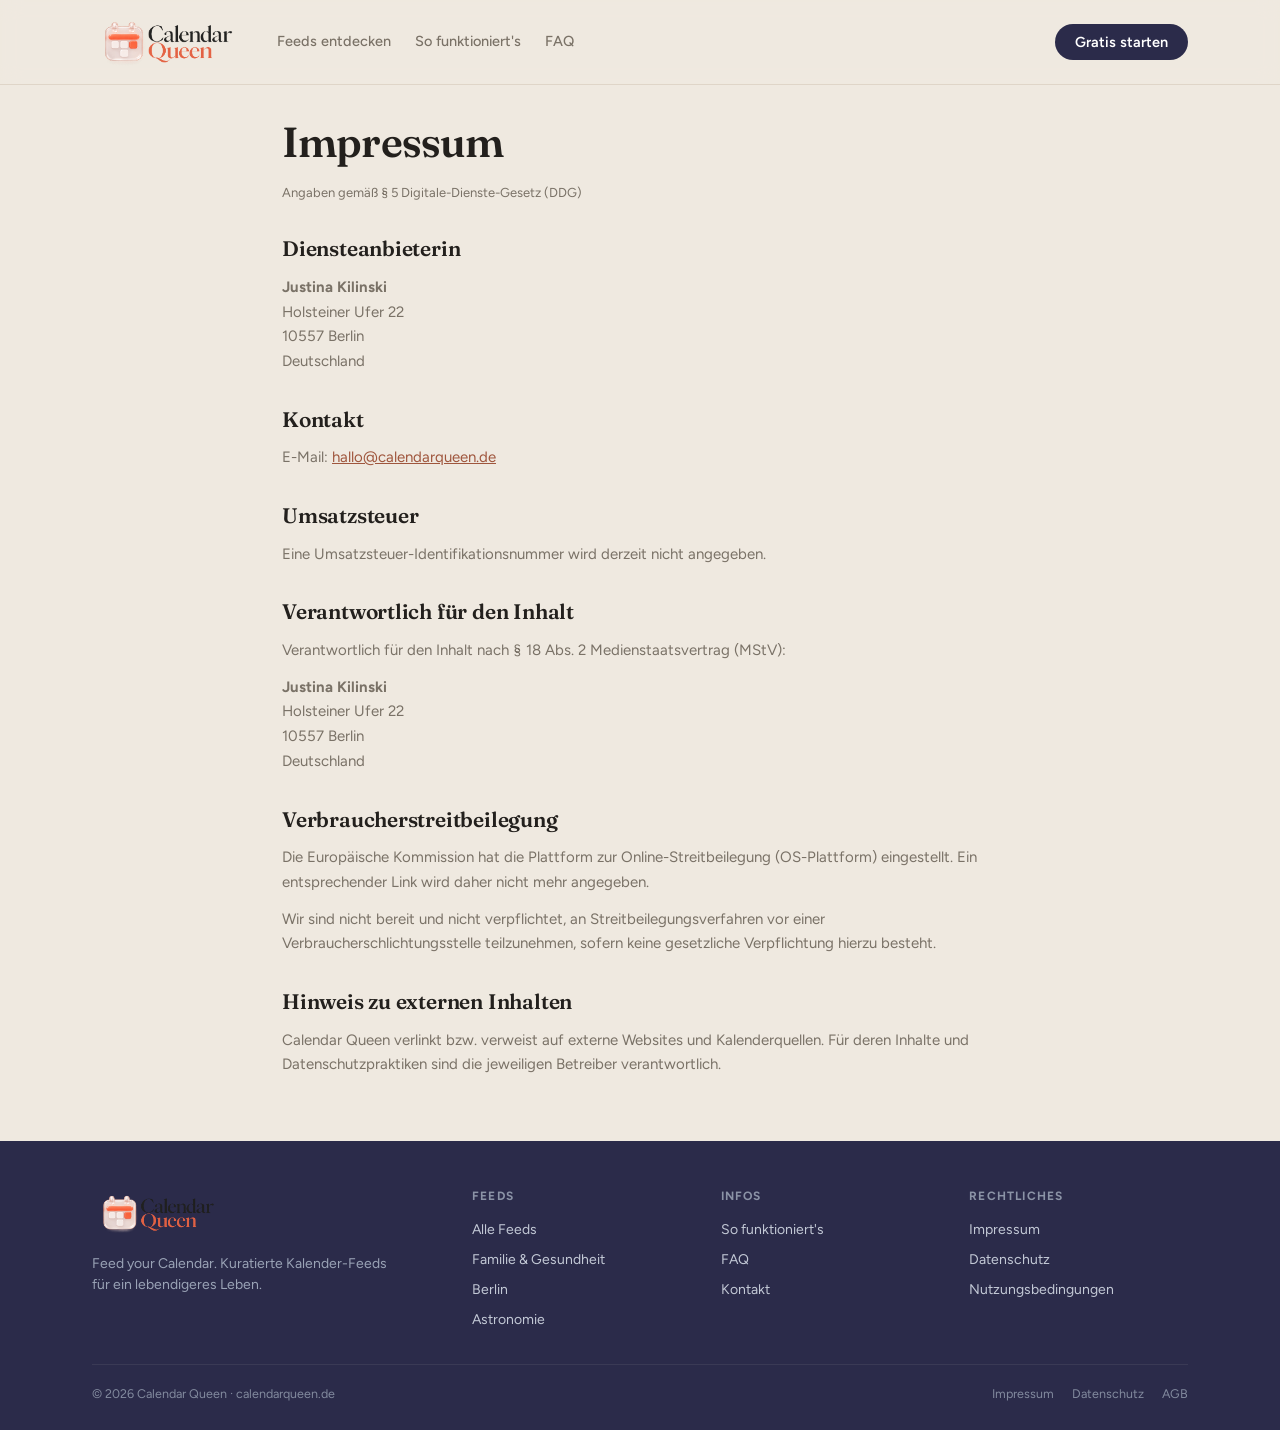
<file: impressum.html>
<!doctype html>
<html lang="de">
<head>
<meta charset="utf-8">
<meta name="viewport" content="width=device-width, initial-scale=1">
<link rel="icon" href="favicon.ico" sizes="any">
<link rel="icon" type="image/png" sizes="32x32" href="assets/favicon-32.png">
<link rel="icon" type="image/png" sizes="16x16" href="assets/favicon-16.png">
<link rel="apple-touch-icon" sizes="180x180" href="assets/apple-touch-icon.png">
<title>Impressum — Calendar Queen</title>
<meta name="description" content="Impressum von Calendar Queen.">
<link rel="preconnect" href="https://fonts.googleapis.com">
<link rel="preconnect" href="https://fonts.gstatic.com" crossorigin>
<link rel="stylesheet" href="https://fonts.googleapis.com/css2?family=Fraunces:ital,opsz,wght@0,9..144,400..600;1,9..144,400&family=Figtree:wght@400;500;600;700&display=swap">
<link rel="stylesheet" href="assets/style.css">
<script defer src="https://cloud.umami.is/script.js" data-website-id="1aa6d07c-5011-4c9c-b3e8-731eb8e1c49c" data-do-not-track="true"></script>
</head>
<body>

<header class="top">
  <div class="wrap top-in">
    <a class="brand" href="index.html"><img class="lockup" src="assets/logo.png" alt="Calendar Queen"></a>
    <nav class="main">
      <a href="feeds.html">Feeds entdecken</a>
      <a href="index.html#how">So funktioniert's</a>
      <a href="index.html#faq">FAQ</a>
    </nav>
    <span class="headcta"><a class="btn btn-indigo" href="feeds.html">Gratis starten</a></span>
  </div>
</header>

<div class="wrap legal">
<h1 class="serif">Impressum</h1>
<p class="updated">Angaben gemäß § 5 Digitale-Dienste-Gesetz (DDG)</p>

<h2>Diensteanbieterin</h2>
<p><strong>Justina Kilinski</strong><br>Holsteiner Ufer 22<br>10557 Berlin<br>Deutschland</p>

<h2>Kontakt</h2>
<p>E-Mail: <a href="mailto:hallo@calendarqueen.de">hallo@calendarqueen.de</a></p>

<h2>Umsatzsteuer</h2>
<p>Eine Umsatzsteuer-Identifikationsnummer wird derzeit nicht angegeben.</p>

<h2>Verantwortlich für den Inhalt</h2>
<p>Verantwortlich für den Inhalt nach § 18 Abs. 2 Medienstaatsvertrag (MStV):</p>
<p><strong>Justina Kilinski</strong><br>Holsteiner Ufer 22<br>10557 Berlin<br>Deutschland</p>

<h2>Verbraucherstreitbeilegung</h2>
<p>Die Europäische Kommission hat die Plattform zur Online-Streitbeilegung (OS-Plattform) eingestellt. Ein entsprechender Link wird daher nicht mehr angegeben.</p>
<p>Wir sind nicht bereit und nicht verpflichtet, an Streitbeilegungsverfahren vor einer Verbraucherschlichtungsstelle teilzunehmen, sofern keine gesetzliche Verpflichtung hierzu besteht.</p>

<h2>Hinweis zu externen Inhalten</h2>
<p>Calendar Queen verlinkt bzw. verweist auf externe Websites und Kalenderquellen. Für deren Inhalte und Datenschutzpraktiken sind die jeweiligen Betreiber verantwortlich.</p>
</div>

<footer class="site">
  <div class="wrap">
    <div class="fgrid">
      <div>
        <div class="brand"><img class="lockup" src="assets/logo.png" alt="Calendar Queen"></div>
        <p class="tag">Feed your Calendar. Kuratierte Kalender-Feeds für ein lebendigeres Leben.</p>
      </div>
      <div><h4>Feeds</h4><ul><li><a href="feeds.html">Alle Feeds</a></li><li><a href="feeds.html">Familie &amp; Gesundheit</a></li><li><a href="feeds.html">Berlin</a></li><li><a href="feeds.html">Astronomie</a></li></ul></div>
      <div><h4>Infos</h4><ul><li><a href="index.html#how">So funktioniert's</a></li><li><a href="index.html#faq">FAQ</a></li><li><a href="mailto:hallo@calendarqueen.de">Kontakt</a></li></ul></div>
      <div><h4>Rechtliches</h4><ul><li><a href="impressum.html">Impressum</a></li><li><a href="datenschutz.html">Datenschutz</a></li><li><a href="nutzungsbedingungen.html">Nutzungsbedingungen</a></li></ul></div>
    </div>
    <div class="fbottom">
      <span>&copy; 2026 Calendar Queen &middot; calendarqueen.de</span>
      <nav><a href="impressum.html">Impressum</a><a href="datenschutz.html">Datenschutz</a><a href="nutzungsbedingungen.html">AGB</a></nav>
    </div>
  </div>
</footer>

</body>
</html>
</file>
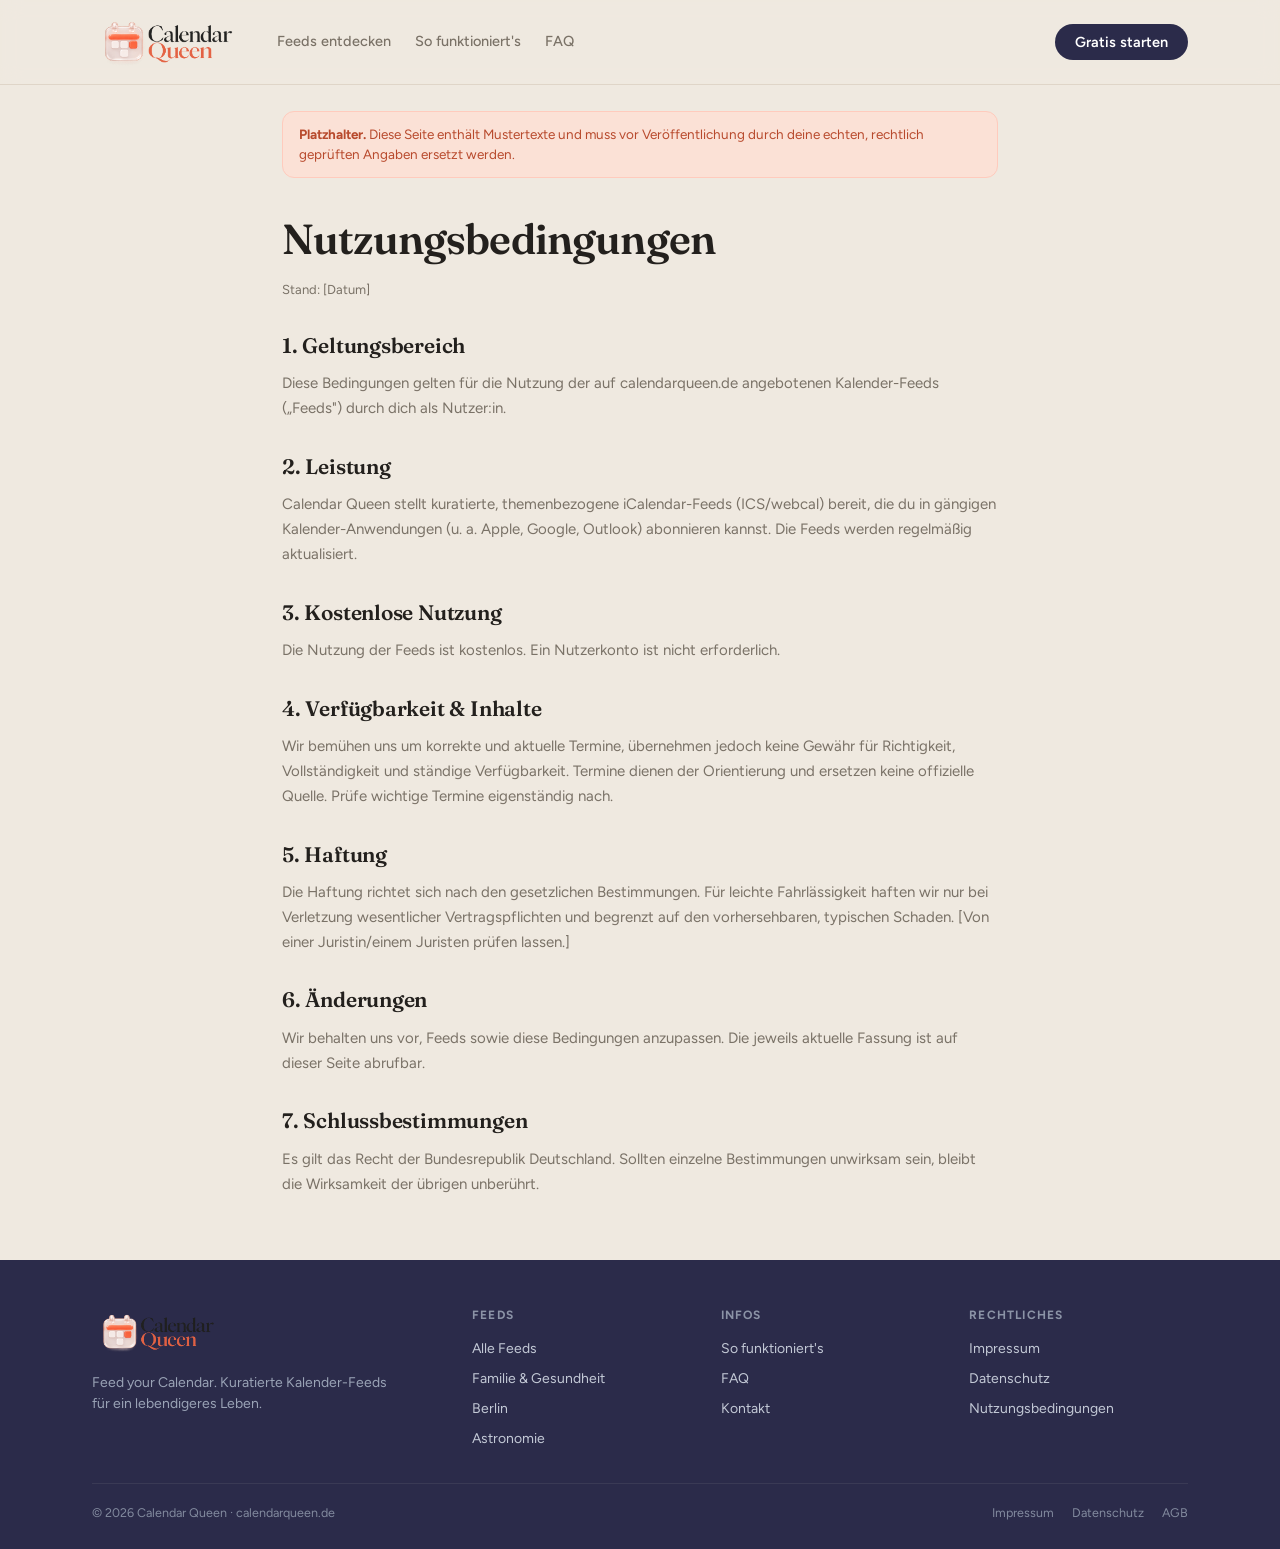
<file: nutzungsbedingungen.html>
<!doctype html>
<html lang="de">
<head>
<meta charset="utf-8">
<meta name="viewport" content="width=device-width, initial-scale=1">
<link rel="icon" href="favicon.ico" sizes="any">
<link rel="icon" type="image/png" sizes="32x32" href="assets/favicon-32.png">
<link rel="icon" type="image/png" sizes="16x16" href="assets/favicon-16.png">
<link rel="apple-touch-icon" sizes="180x180" href="assets/apple-touch-icon.png">
<title>Nutzungsbedingungen — Calendar Queen</title>
<meta name="description" content="Nutzungsbedingungen von Calendar Queen.">
<link rel="preconnect" href="https://fonts.googleapis.com">
<link rel="preconnect" href="https://fonts.gstatic.com" crossorigin>
<link rel="stylesheet" href="https://fonts.googleapis.com/css2?family=Fraunces:ital,opsz,wght@0,9..144,400..600;1,9..144,400&family=Figtree:wght@400;500;600;700&display=swap">
<link rel="stylesheet" href="assets/style.css">
<script defer src="https://cloud.umami.is/script.js" data-website-id="1aa6d07c-5011-4c9c-b3e8-731eb8e1c49c" data-do-not-track="true"></script>
</head>
<body>

<header class="top">
  <div class="wrap top-in">
    <a class="brand" href="index.html"><img class="lockup" src="assets/logo.png" alt="Calendar Queen"></a>
    <nav class="main">
      <a href="feeds.html">Feeds entdecken</a>
      <a href="index.html#how">So funktioniert's</a>
      <a href="index.html#faq">FAQ</a>
    </nav>
    <span class="headcta"><a class="btn btn-indigo" href="feeds.html">Gratis starten</a></span>
  </div>
</header>

<div class="wrap legal">
<div class="note"><b>Platzhalter.</b> Diese Seite enthält Mustertexte und muss vor Veröffentlichung durch deine echten, rechtlich geprüften Angaben ersetzt werden.</div>
<h1 class="serif">Nutzungsbedingungen</h1>
<p class="updated">Stand: [Datum]</p>

<h2>1. Geltungsbereich</h2>
<p>Diese Bedingungen gelten für die Nutzung der auf calendarqueen.de angebotenen Kalender-Feeds („Feeds") durch dich als Nutzer:in.</p>

<h2>2. Leistung</h2>
<p>Calendar Queen stellt kuratierte, themenbezogene iCalendar-Feeds (ICS/webcal) bereit, die du in gängigen Kalender-Anwendungen (u. a. Apple, Google, Outlook) abonnieren kannst. Die Feeds werden regelmäßig aktualisiert.</p>

<h2>3. Kostenlose Nutzung</h2>
<p>Die Nutzung der Feeds ist kostenlos. Ein Nutzerkonto ist nicht erforderlich.</p>

<h2>4. Verfügbarkeit &amp; Inhalte</h2>
<p>Wir bemühen uns um korrekte und aktuelle Termine, übernehmen jedoch keine Gewähr für Richtigkeit, Vollständigkeit und ständige Verfügbarkeit. Termine dienen der Orientierung und ersetzen keine offizielle Quelle. Prüfe wichtige Termine eigenständig nach.</p>

<h2>5. Haftung</h2>
<p>Die Haftung richtet sich nach den gesetzlichen Bestimmungen. Für leichte Fahrlässigkeit haften wir nur bei Verletzung wesentlicher Vertragspflichten und begrenzt auf den vorhersehbaren, typischen Schaden. [Von einer Juristin/einem Juristen prüfen lassen.]</p>

<h2>6. Änderungen</h2>
<p>Wir behalten uns vor, Feeds sowie diese Bedingungen anzupassen. Die jeweils aktuelle Fassung ist auf dieser Seite abrufbar.</p>

<h2>7. Schlussbestimmungen</h2>
<p>Es gilt das Recht der Bundesrepublik Deutschland. Sollten einzelne Bestimmungen unwirksam sein, bleibt die Wirksamkeit der übrigen unberührt.</p>

</div>

<footer class="site">
  <div class="wrap">
    <div class="fgrid">
      <div>
        <div class="brand"><img class="lockup" src="assets/logo.png" alt="Calendar Queen"></div>
        <p class="tag">Feed your Calendar. Kuratierte Kalender-Feeds für ein lebendigeres Leben.</p>
      </div>
      <div><h4>Feeds</h4><ul><li><a href="feeds.html">Alle Feeds</a></li><li><a href="feeds.html">Familie &amp; Gesundheit</a></li><li><a href="feeds.html">Berlin</a></li><li><a href="feeds.html">Astronomie</a></li></ul></div>
      <div><h4>Infos</h4><ul><li><a href="index.html#how">So funktioniert's</a></li><li><a href="index.html#faq">FAQ</a></li><li><a href="mailto:hallo@calendarqueen.de">Kontakt</a></li></ul></div>
      <div><h4>Rechtliches</h4><ul><li><a href="impressum.html">Impressum</a></li><li><a href="datenschutz.html">Datenschutz</a></li><li><a href="nutzungsbedingungen.html">Nutzungsbedingungen</a></li></ul></div>
    </div>
    <div class="fbottom">
      <span>&copy; 2026 Calendar Queen &middot; calendarqueen.de</span>
      <nav><a href="impressum.html">Impressum</a><a href="datenschutz.html">Datenschutz</a><a href="nutzungsbedingungen.html">AGB</a></nav>
    </div>
  </div>
</footer>

</body>
</html>
</file>
<file: assets/style.css>
/* ===================================================================
   Calendar Queen — geteiltes Stylesheet (Celeste + Coral)
   =================================================================== */
 :root{
  --bg:#efe9e0; --surface:#fffaf4;
  --indigo:#2b2b4a; --celeste:#d9a99a;
  --coral:#fc5233; --coral-soft:#ff8a67; --coral-pale:#fbe1d6; --coral-ink:#b84a2d;
  --ink:#23201d; --muted:#7a7267; --accent-ink:#9f563d;
  --hair:#dfd5c8; --line-soft:#e9e0d5; --celeste-pale:#f3e7df;
}


*{box-sizing:border-box;}
html{scroll-behavior:smooth;}
body{margin:0;background:var(--bg);color:var(--ink);font-family:"Figtree",system-ui,sans-serif;line-height:1.5;-webkit-font-smoothing:antialiased;}
a{color:inherit;text-decoration:none;}
img{max-width:100%;}
.wrap{max-width:1140px;margin:0 auto;padding-inline:22px;}
.serif{font-family:"Fraunces",Georgia,serif;}
:focus-visible{outline:2.5px solid var(--accent-ink);outline-offset:2px;border-radius:4px;}

/* ---------- Buttons ---------- */
.btn{display:inline-flex;align-items:center;justify-content:center;gap:.5em;font-weight:600;font-size:14.5px;padding:11px 20px;border-radius:999px;border:none;cursor:pointer;font-family:inherit;line-height:1;transition:background .15s ease,transform .15s ease;}
.btn-indigo{background:var(--indigo);color:#fff;}
.btn-indigo:hover{background:#1e1e36;}
.btn-coral{background:var(--coral);color:#fff;box-shadow:0 10px 24px -12px var(--coral-ink);}
.btn-coral:hover{background:var(--coral-ink);}
.btn-ghost{background:transparent;border:1.5px solid var(--indigo);color:var(--indigo);}
.btn-ghost:hover{background:var(--indigo);color:var(--bg);}
@media (prefers-color-scheme:dark){:root:not([data-theme="light"]) .btn-ghost{border-color:var(--ink);color:var(--ink);}}

/* ---------- Header ---------- */
header.top{position:sticky;top:0;z-index:40;background:color-mix(in srgb,var(--bg) 84%,transparent);backdrop-filter:blur(10px);-webkit-backdrop-filter:blur(10px);border-bottom:1px solid var(--hair);}
.top-in{display:flex;align-items:center;gap:16px;height:84px;}
.brand{display:flex;align-items:center;text-decoration:none;}
.brand .lockup{height:60px;width:auto;display:block;}
nav.main{display:flex;gap:24px;margin-left:16px;font-size:14.5px;font-weight:500;color:var(--muted);}
nav.main a.active{color:var(--ink);font-weight:600;}
nav.main a:hover{color:var(--ink);}
.top .headcta{margin-left:auto;}

/* ---------- Generic hero / sections ---------- */
.eyebrow{font-size:12px;letter-spacing:.18em;text-transform:uppercase;font-weight:700;color:var(--accent-ink);display:inline-flex;align-items:center;gap:9px;}
.eyebrow.center::before,.eyebrow.center::after{content:"";width:20px;height:2px;border-radius:2px;background:linear-gradient(90deg,var(--celeste),var(--coral));}
.sec{padding-block:56px;}
.sec-head{display:flex;align-items:flex-end;gap:16px;margin-bottom:26px;flex-wrap:wrap;}
.sec-head h2{font-family:"Fraunces",serif;font-weight:600;font-size:clamp(26px,3.4vw,40px);line-height:1;letter-spacing:-.02em;margin:0;}
.sec-head h2 em{font-style:italic;color:var(--accent-ink);}
.sec-head .count{font-size:14px;color:var(--muted);margin-left:auto;font-weight:500;}
.sec-head .count b{color:var(--ink);}

/* ---------- Shared warm editorial theme ---------- */
body{background:var(--bg);}
header.top{background:color-mix(in srgb,var(--bg) 88%,transparent);border-bottom-color:var(--hair);}
.btn-indigo{background:var(--indigo);}
.btn-ghost{border-color:var(--ink);color:var(--ink);}
.btn-ghost:hover{background:var(--ink);color:var(--bg);}

/* ---------- Original editorial feeds page ---------- */
.hero{padding-block:58px 38px;text-align:center;}
.hero h1{font-family:"Fraunces",Georgia,serif;font-weight:600;font-size:clamp(42px,6vw,72px);line-height:.98;letter-spacing:-.025em;margin:14px 0 16px;}
.hero h1 em{font-style:italic;color:var(--coral);}
.hero .lede{font-size:clamp(16px,2vw,19px);color:var(--muted);max-width:58ch;margin:0 auto 26px;}
.hero .searchbar{max-width:620px;margin-inline:auto;}
.jumpbar{position:sticky;top:84px;z-index:30;background:color-mix(in srgb,var(--bg) 92%,transparent);backdrop-filter:blur(9px);-webkit-backdrop-filter:blur(9px);border-block:1px solid var(--line-soft);}
.chips{display:flex;gap:9px;overflow-x:auto;padding-block:13px;scrollbar-width:none;}
.chips::-webkit-scrollbar{display:none;}
.chip{white-space:nowrap;font-size:13.5px;font-weight:600;padding:8px 15px;border-radius:999px;background:var(--surface);border:1px solid var(--hair);color:var(--muted);cursor:pointer;transition:all .14s ease;}
.chip:hover{border-color:var(--coral);color:var(--ink);}
.chip.on{background:var(--indigo);border-color:var(--indigo);color:#fff;}
.rowsec{padding-block:38px 12px;}
.rowsec.hidden{display:none;}
.row-head{display:grid;grid-template-columns:auto 1fr;column-gap:18px;align-items:end;margin-bottom:20px;}
.rnum{grid-column:1/-1;color:var(--accent-ink);font-size:11px;font-weight:700;letter-spacing:.14em;text-transform:uppercase;margin-bottom:7px;}
.row-head h2{font-family:"Fraunces",serif;font-size:clamp(27px,3.5vw,40px);line-height:1;letter-spacing:-.02em;margin:0;}
.rsub{margin:0 0 2px;color:var(--muted);font-size:14px;}
.egrid{display:grid;grid-template-columns:repeat(3,1fr);gap:18px;}
.feat{display:grid;grid-template-columns:1.25fr .75fr;gap:18px;}
.feat-col{display:grid;gap:18px;}
.ec{background:var(--surface);border:1px solid var(--hair);border-radius:20px;overflow:hidden;box-shadow:0 16px 40px -34px rgba(35,32,29,.48);transition:transform .16s ease,box-shadow .16s ease,border-color .16s ease;}
.ec:hover{transform:translateY(-3px);border-color:#d5c7b8;box-shadow:0 24px 50px -34px rgba(35,32,29,.5);}
.ec--wide{min-height:100%;}
.illu{min-height:148px;display:grid;place-items:center;overflow:hidden;}
.ec--wide .illu{min-height:270px;}
.illu svg{display:block;width:100%;height:100%;max-height:270px;}
.ec-body{padding:17px 19px 18px;}
.ec-cat{display:inline-block;color:var(--accent-ink);font-size:10.5px;font-weight:700;letter-spacing:.1em;text-transform:uppercase;margin-bottom:7px;}
.ec h3{font-family:"Fraunces",serif;font-size:20px;line-height:1.12;margin:0 0 7px;letter-spacing:-.01em;}
.ec h3 a:hover{text-decoration:underline;text-decoration-thickness:1px;text-underline-offset:3px;}
.ec p{font-size:13.5px;line-height:1.45;color:var(--muted);margin:0 0 16px;}
.ec-foot{display:flex;align-items:center;justify-content:space-between;gap:12px;padding-top:12px;border-top:1px solid var(--line-soft);}
.ec-meta{font-size:11.5px;color:var(--muted);}
.ec-add{font-size:12.5px;font-weight:700;color:var(--coral-ink);white-space:nowrap;}
.ec-add:hover{text-decoration:underline;}
.suggest{background:#f3e7df;border:1px solid var(--hair);border-radius:22px;padding:34px 32px;display:flex;align-items:center;gap:24px;flex-wrap:wrap;}
.suggest .stext{flex:1;min-width:240px;}
.suggest h3{font-family:"Fraunces",serif;font-weight:600;font-size:24px;margin:0 0 6px;}
.suggest p{margin:0;color:var(--muted);font-size:15px;}
.cta{border-radius:24px;background:var(--indigo);color:#fff;padding:56px 40px;text-align:center;position:relative;overflow:hidden;}
.cta::before{content:"";position:absolute;inset:0;opacity:.75;background:radial-gradient(46% 120% at 12% 0%,rgba(255,171,146,.24),transparent 60%),radial-gradient(46% 120% at 100% 120%,rgba(252,82,51,.26),transparent 60%);}
.cta>*{position:relative;}
.cta h2{font-family:"Fraunces",serif;font-weight:600;font-size:clamp(28px,4vw,46px);letter-spacing:-.02em;margin:0 0 12px;}
.cta p{margin:0 auto 24px;color:#ddd7cf;font-size:16px;max-width:42ch;}
@media (max-width:900px){
  .feat{grid-template-columns:1fr;}
  .egrid{grid-template-columns:repeat(2,1fr);}
  .row-head{display:block;}
  .rsub{margin-top:7px;}
}
@media (max-width:560px){
  .hero{padding-block:40px 28px;}
  .egrid{grid-template-columns:1fr;}
  .ec--wide .illu{min-height:210px;}
  .jumpbar{top:66px;}
  .rowsec{padding-top:30px;}
  .suggest{padding:26px 22px;}
  .cta{padding:42px 24px;}
}

/* ---------- Search ---------- */
.searchbar{display:flex;align-items:center;gap:10px;background:var(--surface);border:1px solid var(--hair);border-radius:999px;padding:7px 7px 7px 20px;box-shadow:0 16px 44px -26px rgba(43,58,74,.45);}
.searchbar:focus-within{border-color:var(--celeste);box-shadow:0 16px 44px -22px rgba(108,172,228,.6);}
.searchbar svg{color:var(--muted);flex:none;}
.searchbar input{flex:1;border:none;outline:none;background:transparent;font:inherit;font-size:15.5px;color:var(--ink);min-width:0;}
.searchbar input::placeholder{color:#9aa3ad;}

/* ---------- Filter bar ---------- */
.filterbar{position:sticky;top:84px;z-index:30;background:color-mix(in srgb,var(--bg) 88%,transparent);backdrop-filter:blur(8px);-webkit-backdrop-filter:blur(8px);border-bottom:1px solid var(--line-soft);}
.filters{display:flex;gap:9px;overflow-x:auto;padding-block:14px;scrollbar-width:none;}
.filters::-webkit-scrollbar{display:none;}
.chip{white-space:nowrap;font-size:13.5px;font-weight:600;padding:8px 15px;border-radius:999px;background:var(--surface);border:1px solid var(--hair);color:var(--muted);cursor:pointer;transition:all .14s ease;}
.chip:hover{border-color:var(--celeste);color:var(--ink);}
.chip.on{background:var(--indigo);border-color:var(--indigo);color:#fff;}

/* ---------- Feed cards ---------- */
.grid{display:grid;grid-template-columns:repeat(3,1fr);gap:18px;}
.fc{display:flex;flex-direction:column;gap:10px;background:var(--surface);border:1px solid var(--hair);border-radius:18px;padding:20px;transition:transform .16s ease,box-shadow .16s ease,border-color .16s ease;}
a.fc{color:inherit;}
.fc:hover{transform:translateY(-3px);box-shadow:0 24px 46px -30px rgba(43,58,74,.5);border-color:transparent;}
.fc-top{display:flex;align-items:center;justify-content:space-between;}
.fc-ico{width:42px;height:42px;border-radius:12px;background:linear-gradient(150deg,var(--coral),var(--coral-soft));display:grid;place-items:center;}
.fc-ico svg{width:22px;height:22px;stroke:#fff;fill:none;stroke-width:1.9;stroke-linecap:round;stroke-linejoin:round;}
.badge{font-size:11px;font-weight:700;letter-spacing:.03em;color:var(--coral-ink);background:var(--coral-pale);padding:5px 11px;border-radius:999px;}
.fc-cat{font-size:11px;font-weight:700;letter-spacing:.09em;text-transform:uppercase;color:var(--accent-ink);}
.fc h3{font-family:"Fraunces",serif;font-weight:600;font-size:20px;letter-spacing:-.01em;margin:0;line-height:1.1;}
.fc p{font-size:13.6px;color:var(--muted);margin:0;flex:1;}
.fc-actions{display:flex;align-items:center;gap:14px;margin-top:6px;padding-top:14px;border-top:1px solid var(--line-soft);}
.btn-sub{background:var(--indigo);color:#fff;font-weight:600;font-size:13.5px;padding:9px 17px;border-radius:999px;border:none;cursor:pointer;font-family:inherit;}
.btn-sub:hover{background:#1e1e36;}
.details{font-size:13.5px;font-weight:600;color:var(--accent-ink);cursor:pointer;}
.details:hover{text-decoration:underline;}

.empty{display:none;text-align:center;padding:60px 20px;color:var(--muted);}
.empty.show{display:block;}
.empty b{color:var(--ink);font-family:"Fraunces",serif;font-size:19px;display:block;margin-bottom:10px;}
.empty a{color:var(--accent-ink);font-weight:600;cursor:pointer;text-decoration:underline;}

/* ---------- Categories ---------- */
.catrow{display:flex;flex-wrap:wrap;gap:11px;}
.cat{display:inline-flex;align-items:center;gap:9px;background:var(--surface);border:1px solid var(--hair);border-radius:14px;padding:12px 16px;cursor:pointer;transition:all .14s ease;}
.cat:hover{border-color:var(--coral);transform:translateY(-2px);}
.cat .dot{width:11px;height:11px;border-radius:4px;background:linear-gradient(150deg,var(--coral),var(--celeste));flex:none;}
.cat span{font-size:14px;font-weight:600;}

/* ---------- How it works ---------- */
.how{background:var(--celeste-pale);border:1px solid var(--hair);border-radius:24px;padding:44px 40px;}
.how .lead .kick{color:var(--coral-ink);font-weight:700;font-size:13px;letter-spacing:.12em;text-transform:uppercase;}
.how h2{font-family:"Fraunces",serif;font-weight:600;font-size:clamp(24px,3vw,36px);letter-spacing:-.02em;margin:12px 0 0;max-width:20ch;}
.steps{display:grid;grid-template-columns:repeat(3,1fr);gap:22px;margin-top:28px;}
.step{background:var(--surface);border:1px solid var(--hair);border-radius:16px;padding:26px 24px;}
.step .num{font-family:"Fraunces",serif;font-weight:700;font-size:15px;width:34px;height:34px;border-radius:10px;display:grid;place-items:center;background:var(--coral);color:#fff;margin-bottom:16px;}
.step h4{font-family:"Fraunces",serif;font-weight:600;font-size:19px;margin:0 0 8px;letter-spacing:-.01em;}
.step p{margin:0;font-size:14.5px;color:var(--muted);}

/* ---------- Suggest / CTA ---------- */
.suggest{background:var(--celeste-pale);border:1px solid var(--hair);border-radius:22px;padding:34px 32px;display:flex;align-items:center;gap:24px;flex-wrap:wrap;}
.suggest .stext{flex:1;min-width:240px;}
.suggest h3{font-family:"Fraunces",serif;font-weight:600;font-size:24px;margin:0 0 6px;letter-spacing:-.01em;}
.suggest p{margin:0;color:var(--muted);font-size:15px;}

.cta{border-radius:24px;background:var(--indigo);color:#fff;padding:56px 40px;text-align:center;position:relative;overflow:hidden;}
.cta::before{content:"";position:absolute;inset:0;opacity:.9;background:radial-gradient(46% 120% at 12% 0%,rgba(108,172,228,.55),transparent 60%),radial-gradient(46% 120% at 100% 120%,rgba(252,82,51,.42),transparent 60%);}
.cta>*{position:relative;}
.cta h2{font-family:"Fraunces",serif;font-weight:600;font-size:clamp(28px,4vw,46px);letter-spacing:-.02em;margin:0 0 12px;}
.cta p{margin:0 auto 24px;color:#d3dbe6;font-size:16px;max-width:42ch;}

/* ---------- Footer ---------- */
footer.site{background:var(--indigo);color:#c3c9d6;padding-block:46px 26px;margin-top:12px;}
footer.site .fgrid{display:grid;grid-template-columns:1.6fr 1fr 1fr 1fr;gap:30px;}
footer.site .brand{margin-bottom:14px;display:flex;align-items:center;}
footer.site .brand .lockup{height:52px;width:auto;display:block;}
footer.site .tag{font-size:14px;color:#9aa3b6;max-width:34ch;}
footer.site h4{font-size:12px;letter-spacing:.1em;text-transform:uppercase;color:#8b93a6;margin:0 0 14px;}
footer.site ul{list-style:none;margin:0;padding:0;display:flex;flex-direction:column;gap:9px;font-size:14px;}
footer.site a:hover{color:#fff;}
footer.site .fbottom{margin-top:34px;padding-top:20px;border-top:1px solid #3a3a55;display:flex;justify-content:space-between;gap:14px;flex-wrap:wrap;font-size:12.5px;color:#828a9e;}
footer.site .fbottom nav{display:flex;gap:18px;}

/* ===================================================================
   Homepage
   =================================================================== */
.home-hero{padding-block:64px 40px;}
.home-hero .grid2{display:grid;grid-template-columns:1.15fr .85fr;gap:44px;align-items:center;}
.home-hero h1{font-family:"Fraunces",serif;font-weight:600;font-size:clamp(40px,6vw,72px);line-height:.98;letter-spacing:-.02em;margin:18px 0 18px;text-wrap:balance;}
.home-hero h1 em{font-style:italic;color:var(--accent-ink);}
.home-hero h1 .co{color:var(--coral);font-style:normal;}
.home-hero .lede{font-size:clamp(16px,1.9vw,19px);color:var(--muted);max-width:46ch;margin:0 0 28px;}
.home-hero .lede b{color:var(--ink);font-weight:600;}
.home-hero .cta-row{display:flex;gap:12px;flex-wrap:wrap;}
.hero-visual{position:relative;background:linear-gradient(160deg,#dceafb,#ffe4dc);border:1px solid var(--hair);border-radius:24px;padding:30px;box-shadow:0 40px 80px -50px rgba(43,58,74,.6);}
.hero-visual .mini-cal{background:var(--surface);border-radius:16px;padding:18px 18px 20px;border:1px solid var(--hair);}
.hero-visual .mc-head{display:flex;align-items:center;justify-content:space-between;margin-bottom:14px;}
.hero-visual .mc-head b{font-family:"Fraunces",serif;font-size:16px;}
.hero-visual .mc-head span{font-size:12px;color:var(--muted);}
.hero-visual .ev{display:flex;align-items:center;gap:11px;padding:10px 12px;border-radius:11px;background:var(--celeste-pale);margin-bottom:8px;}
.hero-visual .ev .swatch{width:9px;height:34px;border-radius:5px;flex:none;}
.hero-visual .ev small{display:block;font-size:11px;color:var(--muted);}
.hero-visual .ev p{margin:1px 0 0;font-size:13.5px;font-weight:600;}
.hero-visual .float{position:absolute;top:-16px;right:-14px;background:var(--coral);color:#fff;font-size:12px;font-weight:700;padding:8px 14px;border-radius:999px;box-shadow:0 12px 26px -12px var(--coral-ink);transform:rotate(4deg);}

.trust{display:flex;gap:26px;flex-wrap:wrap;margin-top:30px;color:var(--muted);font-size:13.5px;}
.trust b{color:var(--ink);}

/* ---------- FAQ ---------- */
.faq{display:flex;flex-direction:column;gap:12px;max-width:820px;}
.faq details{background:var(--surface);border:1px solid var(--hair);border-radius:14px;padding:4px 20px;}
.faq summary{cursor:pointer;list-style:none;padding:16px 0;font-family:"Fraunces",serif;font-weight:600;font-size:17px;display:flex;justify-content:space-between;align-items:center;gap:12px;}
.faq summary::-webkit-details-marker{display:none;}
.faq summary::after{content:"+";color:var(--coral);font-size:22px;font-weight:400;line-height:1;}
.faq details[open] summary::after{content:"–";}
.faq details p{margin:0 0 18px;color:var(--muted);font-size:14.5px;}

/* ===================================================================
   Feed detail
   =================================================================== */
.crumbs{font-size:13px;color:var(--muted);padding-block:22px 4px;}
.crumbs a:hover{color:var(--ink);}
.crumbs span{color:var(--coral-ink);font-weight:600;}
.detail-hero{display:grid;grid-template-columns:1.25fr .75fr;gap:40px;align-items:start;padding-block:20px 8px;}
.dh-ico{width:74px;height:74px;border-radius:20px;background:linear-gradient(150deg,var(--coral),var(--coral-soft));display:grid;place-items:center;margin-bottom:18px;box-shadow:0 18px 36px -18px var(--coral-ink);}
.dh-ico svg{width:38px;height:38px;stroke:#fff;fill:none;stroke-width:1.8;stroke-linecap:round;stroke-linejoin:round;}
.detail-hero h1{font-family:"Fraunces",serif;font-weight:600;font-size:clamp(32px,4.4vw,50px);letter-spacing:-.02em;line-height:1;margin:0 0 14px;}
.detail-hero .lede{font-size:17px;color:var(--muted);max-width:48ch;margin:0 0 18px;}
.tagline-row{display:flex;gap:10px;align-items:center;margin-bottom:8px;}
.subscribe-card{background:var(--surface);border:1px solid var(--hair);border-radius:20px;padding:26px;box-shadow:0 30px 70px -46px rgba(43,58,74,.6);position:sticky;top:104px;}
.subscribe-card h3{font-family:"Fraunces",serif;font-weight:600;font-size:20px;margin:0 0 4px;}
.subscribe-card .sub-note{font-size:13px;color:var(--muted);margin:0 0 18px;}
.sub-btns{display:flex;flex-direction:column;gap:10px;}
.sub-btns a{display:flex;align-items:center;gap:11px;border:1px solid var(--hair);border-radius:12px;padding:12px 14px;font-weight:600;font-size:14.5px;transition:all .14s ease;}
.sub-btns a:hover{border-color:var(--coral);background:var(--coral-pale);}
.sub-btns a .k{width:26px;height:26px;border-radius:7px;background:var(--celeste-pale);display:grid;place-items:center;font-size:13px;color:var(--accent-ink);flex:none;}
.webcal{margin-top:16px;padding-top:16px;border-top:1px solid var(--line-soft);}
.webcal label{font-size:11px;letter-spacing:.08em;text-transform:uppercase;color:var(--muted);font-weight:700;}
.webcal .row{display:flex;gap:8px;margin-top:8px;}
.webcal input{flex:1;min-width:0;border:1px solid var(--hair);border-radius:10px;padding:9px 12px;font:inherit;font-size:13px;color:var(--muted);background:var(--bg);}

.detail-body{padding-block:20px 8px;}
.entries{display:flex;flex-direction:column;gap:10px;max-width:720px;}
.entry{display:flex;gap:16px;align-items:center;background:var(--surface);border:1px solid var(--hair);border-radius:14px;padding:14px 18px;}
.entry .date{text-align:center;flex:none;width:54px;}
.entry .date b{display:block;font-family:"Fraunces",serif;font-size:20px;line-height:1;color:var(--coral-ink);}
.entry .date small{font-size:11px;text-transform:uppercase;letter-spacing:.06em;color:var(--muted);}
.entry .etext h4{margin:0 0 2px;font-size:15px;font-weight:600;}
.entry .etext p{margin:0;font-size:13px;color:var(--muted);}

/* ===================================================================
   Legal pages
   =================================================================== */
.legal{max-width:760px;padding-block:26px 40px;}
.legal .note{background:var(--coral-pale);border:1px solid #ffcbbd;color:var(--coral-ink);border-radius:12px;padding:12px 16px;font-size:13.5px;margin-bottom:30px;}
.legal h1{font-family:"Fraunces",serif;font-weight:600;font-size:clamp(28px,4vw,42px);letter-spacing:-.02em;margin:0 0 8px;}
.legal .updated{color:var(--muted);font-size:13px;margin:0 0 26px;}
.legal h2{font-family:"Fraunces",serif;font-weight:600;font-size:21px;margin:30px 0 10px;letter-spacing:-.01em;}
.legal p,.legal li{color:var(--muted);font-size:15px;line-height:1.65;}
.legal p{margin:0 0 12px;}
.legal ul{padding-left:20px;margin:0 0 12px;}
.legal a{color:var(--accent-ink);text-decoration:underline;}

/* ===================================================================
   Responsive
   =================================================================== */
@media (max-width:900px){
  nav.main{display:none;}
  .grid{grid-template-columns:repeat(2,1fr);}
  .steps{grid-template-columns:1fr;}
  .home-hero .grid2{grid-template-columns:1fr;}
  .detail-hero{grid-template-columns:1fr;}
  .subscribe-card{position:static;}
  footer.site .fgrid{grid-template-columns:1fr 1fr;}
}
@media (max-width:480px){
  .wrap{padding-inline:16px;}
  .grid{grid-template-columns:1fr;}
  .top-in{height:66px;gap:10px;}
  .brand .lockup{height:42px;}
  .filterbar{top:66px;}
  .subscribe-card{top:82px;}
  .top .headcta .btn{padding:9px 14px;font-size:13px;}
  .how,.cta{padding:30px 20px;}
  footer.site .fgrid{grid-template-columns:1fr;}
}

/* ---------- Simple page hero (feeds / sub-pages) ---------- */
.page-hero{padding-block:52px 30px;text-align:center;}
.page-hero h1{font-family:"Fraunces",Georgia,serif;font-weight:600;font-size:clamp(36px,6vw,66px);line-height:1;letter-spacing:-.02em;margin:16px 0;text-wrap:balance;}
.page-hero h1 em{font-style:italic;color:var(--accent-ink);}
.page-hero .sub{font-size:clamp(15px,2vw,18px);color:var(--muted);max-width:52ch;margin:0 auto 26px;}

/* ===================================================================
   Homepage — editorial / warm brand world
   Only index.html uses .home-page, so feeds and sub-pages keep their
   existing styles.
   =================================================================== */
.home-page{
  --bg:#efe9e0;
  --surface:#fffdf9;
  --ink:#23201d;
  --muted:#7a7267;
  --coral:#fc5233;
  --coral-soft:#ff8a67;
  --coral-pale:#fbe1d6;
  --coral-ink:#c23a1e;
  --indigo:#2b2b4a;
  --accent-ink:#b0532f;
  --hair:#e7ddcd;
  --line-soft:#efe8db;
  --celeste-pale:#fbe9df;
}
.home-page header.top{
  background:color-mix(in srgb,var(--bg) 88%,transparent);
  border-bottom-color:var(--hair);
}
.home-page .top-in{height:84px;}
.home-page nav.main{color:var(--muted);}
.home-page nav.main a:hover,.home-page nav.main a.active{color:var(--ink);}
.home-page .btn-indigo{background:var(--indigo);}
.home-page .btn-ghost{border-color:var(--ink);color:var(--ink);}
.home-page .btn-ghost:hover{background:var(--ink);color:var(--bg);}
.home-page .eyebrow{color:var(--accent-ink);}
.home-page .home-hero{
  padding-block:58px 46px;
  overflow:hidden;
}
.home-page .home-hero-grid{
  display:grid;
  grid-template-columns:minmax(0,.82fr) minmax(0,1.18fr);
  gap:24px;
  align-items:center;
}
.home-page .home-hero-copy{position:relative;z-index:2;padding-block:20px;}
.home-page .home-hero h1{
  font-family:"Fraunces",serif;
  font-weight:600;
  font-size:clamp(48px,6.2vw,82px);
  line-height:.94;
  letter-spacing:-.035em;
  margin:18px 0 20px;
  text-wrap:balance;
}
.home-page .home-hero h1 em{font-style:italic;color:var(--coral);}
.home-page .home-hero .lede{
  font-size:clamp(17px,1.8vw,20px);
  color:var(--muted);
  max-width:41ch;
  margin:0 0 28px;
}
.home-page .home-hero .cta-row{display:flex;gap:12px;flex-wrap:wrap;}
.home-page .hero-visual{
  position:relative;
  min-width:0;
  margin-right:-80px;
  margin-left:-16px;
  background:transparent;
  border:0;
  border-radius:0;
  padding:0;
  box-shadow:none;
}
.home-page .hero-visual img{
  display:block;
  width:100%;
  height:auto;
  filter:saturate(.98) contrast(.98);
  transform:translateY(4px);
}
.home-page .hero-note{
  position:absolute;
  left:9%;
  bottom:7%;
  background:rgba(255,253,249,.88);
  color:var(--ink);
  border:1px solid rgba(231,221,205,.95);
  border-radius:14px;
  padding:11px 15px;
  font-size:12px;
  line-height:1.25;
  box-shadow:0 18px 38px -24px rgba(35,32,29,.45);
  backdrop-filter:blur(8px);
  transform:rotate(-2deg);
}
.home-page .hero-note strong{font-family:"Fraunces",serif;font-size:15px;}
.home-page .trust{display:flex;gap:24px;flex-wrap:wrap;margin-top:28px;color:var(--muted);font-size:13.5px;}
.home-page .trust b{color:var(--ink);}
.home-page .how{background:#f5e9df;border-color:var(--hair);}
.home-page .cat .dot{background:linear-gradient(150deg,var(--coral),#e9c9ba);}
.home-page .cat:hover{border-color:var(--coral);}
.home-page .sec-head h2 em{color:var(--coral-ink);}
.home-page .fc{border-color:var(--hair);background:var(--surface);}
.home-page .fc:hover{border-color:var(--ink);}
.home-page .fc-cat,.home-page .details{color:var(--accent-ink);}
.home-page .badge{color:var(--coral-ink);background:var(--coral-pale);}
.home-page .faq details{border-color:var(--hair);background:var(--surface);}
.home-page footer.site{background:var(--indigo);}
.home-page footer.site .brand .lockup{height:52px;}

@media (max-width:900px){
  .home-page .home-hero-grid{grid-template-columns:1fr;gap:0;}
  .home-page .home-hero-copy{padding-top:12px;}
  .home-page .hero-visual{margin:6px -40px -8px -24px;}
  .home-page .hero-note{left:10%;bottom:8%;}
}
@media (max-width:560px){
  .home-page .home-hero{padding-block:34px 28px;}
  .home-page .home-hero h1{font-size:clamp(46px,14vw,64px);}
  .home-page .home-hero .lede{font-size:17px;}
  .home-page .hero-visual{margin:2px -34px -10px -28px;}
  .home-page .hero-note{left:12%;bottom:7%;padding:9px 12px;font-size:11px;}
  .home-page .hero-note strong{font-size:14px;}
}

/* V4: homepage editorial browse + clean feed library */
.home-discovery{padding-top:34px;}
.discovery-intro{max-width:760px;margin-bottom:24px;}
.discovery-intro .kick{color:var(--coral-ink);font-weight:700;font-size:13px;letter-spacing:.12em;text-transform:uppercase;}
.discovery-intro h2{font-size:clamp(34px,5vw,58px);line-height:1;margin:10px 0 12px;letter-spacing:-.025em;}
.discovery-intro h2 em{font-style:italic;color:var(--coral);}
.discovery-intro p{font-size:17px;color:var(--muted);max-width:58ch;margin:0;}
.home-search{margin:0 0 44px;max-width:760px;}
.home-section{padding:30px 0 18px;}
.home-section-head{display:flex;align-items:end;justify-content:space-between;gap:20px;margin-bottom:18px;}
.home-section-head h3{font-size:clamp(28px,3.6vw,42px);line-height:1;margin:7px 0 5px;}
.home-section-head p{margin:0;color:var(--muted);font-size:14px;}
.home-section-head>a{font-size:13px;font-weight:700;color:var(--coral-ink);white-space:nowrap;}
.home-kicker{font-size:11px;letter-spacing:.11em;text-transform:uppercase;font-weight:700;color:var(--coral-ink);}
.mosaic{display:grid;grid-template-columns:1.55fr 1fr;grid-template-rows:repeat(2,minmax(0,1fr));gap:18px;min-height:390px;align-items:stretch;}
.mosaic .home-feed{min-height:0;}
.mosaic .home-feed.is-large{grid-row:1 / span 2;}
.mosaic .home-feed.is-small{flex-direction:row;}
.mosaic .home-feed.is-small .home-feed-illu{width:38%;flex:0 0 38%;min-height:0;height:auto;}
.mosaic .home-feed.is-small .home-feed-body{padding:14px 16px;min-width:0;}
.mosaic .home-feed.is-small .home-feed-body h4{font-size:18px;}
.mosaic .home-feed.is-small .home-feed-body p{font-size:12.5px;line-height:1.4;margin-bottom:8px;}
.mosaic .home-feed.is-small .home-feed-foot{font-size:10.5px;padding-top:8px;}
.mosaic .home-feed.is-large .home-feed-illu{min-height:0;flex:1 1 auto;}
.mosaic .home-feed{min-height:0;}
.mosaic .home-feed.is-large{grid-row:1 / span 2;}
.home-feed{display:flex;flex-direction:column;background:var(--surface);border:1px solid var(--hair);border-radius:20px;overflow:hidden;box-shadow:0 16px 40px -34px rgba(35,32,29,.48);transition:transform .16s ease,box-shadow .16s ease,border-color .16s ease;}
.home-feed:hover{transform:translateY(-3px);border-color:#d5c7b8;box-shadow:0 24px 50px -34px rgba(35,32,29,.5);}
.home-feed-illu{min-height:145px;display:grid;place-items:center;overflow:hidden;}
.home-feed.is-large .home-feed-illu{min-height:330px;}
.home-feed-illu svg{width:100%;height:100%;display:block;}
.home-feed-body{padding:16px 18px 17px;display:flex;flex-direction:column;flex:1;}
.home-feed-body h4{font-size:21px;line-height:1.12;margin:0 0 7px;}
.home-feed-body p{font-size:13.5px;line-height:1.45;color:var(--muted);margin:0 0 14px;}
.home-feed-foot{margin-top:auto;padding-top:11px;border-top:1px solid var(--line-soft);display:flex;justify-content:space-between;gap:10px;font-size:11.5px;color:var(--muted);}
.home-feed-foot b{color:var(--coral-ink);white-space:nowrap;}
.home-more{text-align:center;padding:28px 0 18px;}
.home-how-teaser{padding-top:10px;}
.how-teaser{display:flex;align-items:center;justify-content:space-between;gap:28px;background:var(--celeste-pale);border:1px solid var(--hair);border-radius:22px;padding:28px 32px;}
.how-teaser .kick{color:var(--coral-ink);font-weight:700;font-size:12px;letter-spacing:.11em;text-transform:uppercase;}
.how-teaser h2{font-size:clamp(24px,3vw,34px);margin:8px 0 7px;}
.how-teaser h2 em{font-style:italic;color:var(--coral);}
.how-teaser p{margin:0;color:var(--muted);font-size:14px;max-width:60ch;}
.info-grid{display:grid;grid-template-columns:repeat(3,1fr);gap:18px;}
.info-card{background:var(--surface);border:1px solid var(--hair);border-radius:18px;padding:24px;}
.info-card h3{font-size:23px;margin:0 0 8px;}
.info-card p{color:var(--muted);font-size:14px;line-height:1.5;margin:0;}
/* Feeds library: every feed card same size; featured editorial sizing is homepage-only. */
#rows .egrid{grid-auto-rows:1fr;}
#rows .ec{height:100%;display:flex;flex-direction:column;}
#rows .ec .illu{min-height:210px;}
#rows .ec-body{display:flex;flex-direction:column;flex:1;}
#rows .ec-foot{margin-top:auto;}
@media (max-width:900px){.mosaic{min-height:360px;}.info-grid{grid-template-columns:1fr 1fr;}.how-teaser{align-items:flex-start;flex-direction:column;}.home-section-head{align-items:flex-start;flex-direction:column;gap:8px;}}
@media (max-width:620px){.mosaic{grid-template-columns:1fr;grid-template-rows:none;min-height:0;}.mosaic .home-feed.is-large{grid-row:auto;}.mosaic .home-feed,.mosaic .home-feed.is-large{min-height:0;}.mosaic .home-feed.is-small{flex-direction:column;}.mosaic .home-feed.is-small .home-feed-illu{width:100%;flex-basis:auto;min-height:180px;}.home-feed-illu,.home-feed.is-large .home-feed-illu{min-height:200px;}.info-grid{grid-template-columns:1fr;}.home-section-head h3{font-size:32px;}}

/* V4: homepage editorial browse + clean feed library */
.home-discovery{padding-top:34px;}
.discovery-intro{max-width:760px;margin-bottom:24px;}
.discovery-intro .kick{color:var(--coral-ink);font-weight:700;font-size:13px;letter-spacing:.12em;text-transform:uppercase;}
.discovery-intro h2{font-size:clamp(34px,5vw,58px);line-height:1;margin:10px 0 12px;letter-spacing:-.025em;}
.discovery-intro h2 em{font-style:italic;color:var(--coral);}
.discovery-intro p{font-size:17px;color:var(--muted);max-width:58ch;margin:0;}
.home-search{margin:0 0 44px;max-width:760px;}
.home-section{padding:30px 0 18px;}
.home-section-head{display:flex;align-items:end;justify-content:space-between;gap:20px;margin-bottom:18px;}
.home-section-head h3{font-size:clamp(28px,3.6vw,42px);line-height:1;margin:7px 0 5px;}
.home-section-head p{margin:0;color:var(--muted);font-size:14px;}
.home-section-head>a{font-size:13px;font-weight:700;color:var(--coral-ink);white-space:nowrap;}
.home-kicker{font-size:11px;letter-spacing:.11em;text-transform:uppercase;font-weight:700;color:var(--coral-ink);}
.mosaic{display:grid;grid-template-columns:2fr 1fr;grid-template-rows:repeat(2,minmax(0,1fr));gap:18px;min-height:560px;}
.mosaic .home-feed{min-height:0;}
.mosaic .home-feed.is-large{grid-row:1 / span 2;}
.home-feed{display:flex;flex-direction:column;background:var(--surface);border:1px solid var(--hair);border-radius:20px;overflow:hidden;box-shadow:0 16px 40px -34px rgba(35,32,29,.48);transition:transform .16s ease,box-shadow .16s ease,border-color .16s ease;}
.home-feed:hover{transform:translateY(-3px);border-color:#d5c7b8;box-shadow:0 24px 50px -34px rgba(35,32,29,.5);}
.home-feed-illu{min-height:145px;display:grid;place-items:center;overflow:hidden;}
.home-feed.is-large .home-feed-illu{min-height:330px;}
.home-feed-illu svg{width:100%;height:100%;display:block;}
.home-feed-body{padding:16px 18px 17px;display:flex;flex-direction:column;flex:1;}
.home-feed-body h4{font-size:21px;line-height:1.12;margin:0 0 7px;}
.home-feed-body p{font-size:13.5px;line-height:1.45;color:var(--muted);margin:0 0 14px;}
.home-feed-foot{margin-top:auto;padding-top:11px;border-top:1px solid var(--line-soft);display:flex;justify-content:space-between;gap:10px;font-size:11.5px;color:var(--muted);}
.home-feed-foot b{color:var(--coral-ink);white-space:nowrap;}
.home-more{text-align:center;padding:28px 0 18px;}
.home-how-teaser{padding-top:10px;}
.how-teaser{display:flex;align-items:center;justify-content:space-between;gap:28px;background:var(--celeste-pale);border:1px solid var(--hair);border-radius:22px;padding:28px 32px;}
.how-teaser .kick{color:var(--coral-ink);font-weight:700;font-size:12px;letter-spacing:.11em;text-transform:uppercase;}
.how-teaser h2{font-size:clamp(24px,3vw,34px);margin:8px 0 7px;}
.how-teaser h2 em{font-style:italic;color:var(--coral);}
.how-teaser p{margin:0;color:var(--muted);font-size:14px;max-width:60ch;}
.info-grid{display:grid;grid-template-columns:repeat(3,1fr);gap:18px;}
.info-card{background:var(--surface);border:1px solid var(--hair);border-radius:18px;padding:24px;}
.info-card h3{font-size:23px;margin:0 0 8px;}
.info-card p{color:var(--muted);font-size:14px;line-height:1.5;margin:0;}
/* Feeds library: every feed card same size; featured editorial sizing is homepage-only. */
#rows .egrid{grid-auto-rows:1fr;}
#rows .ec{height:100%;display:flex;flex-direction:column;}
#rows .ec .illu{min-height:210px;}
#rows .ec-body{display:flex;flex-direction:column;flex:1;}
#rows .ec-foot{margin-top:auto;}
@media (max-width:900px){.mosaic{min-height:360px;}.info-grid{grid-template-columns:1fr 1fr;}.how-teaser{align-items:flex-start;flex-direction:column;}.home-section-head{align-items:flex-start;flex-direction:column;gap:8px;}}
@media (max-width:620px){.mosaic{grid-template-columns:1fr;grid-template-rows:none;min-height:0;}.mosaic .home-feed.is-large{grid-row:auto;}.mosaic .home-feed,.mosaic .home-feed.is-large{min-height:0;}.mosaic .home-feed.is-small{flex-direction:column;}.mosaic .home-feed.is-small .home-feed-illu{width:100%;flex-basis:auto;min-height:180px;}.home-feed-illu,.home-feed.is-large .home-feed-illu{min-height:200px;}.info-grid{grid-template-columns:1fr;}.home-section-head h3{font-size:32px;}}

/* Final homepage mosaic refinement: compact horizontal side cards, no dead space. */
.mosaic{grid-template-columns:1.55fr 1fr;grid-template-rows:repeat(2,minmax(0,1fr));min-height:390px;align-items:stretch;}
.mosaic .home-feed.is-small{flex-direction:row;}
.mosaic .home-feed.is-small .home-feed-illu{width:38%;flex:0 0 38%;height:auto;min-height:0;aspect-ratio:auto;}
.mosaic .home-feed.is-small .home-feed-body{padding:14px 16px;min-width:0;}
.mosaic .home-feed.is-small .home-feed-body h4{font-size:18px;}
.mosaic .home-feed.is-small .home-feed-body p{font-size:12.5px;line-height:1.4;margin-bottom:8px;}
.mosaic .home-feed.is-small .home-feed-foot{font-size:10.5px;padding-top:8px;}
.mosaic .home-feed.is-large .home-feed-illu{min-height:0;height:auto;flex:1 1 auto;}
@media (max-width:900px){.mosaic{min-height:360px;}}
@media (max-width:620px){
  .mosaic{grid-template-columns:1fr;grid-template-rows:none;min-height:0;}
  .mosaic .home-feed.is-large{grid-row:auto;}
  .mosaic .home-feed.is-small{flex-direction:column;}
  .mosaic .home-feed.is-small .home-feed-illu{width:100%;flex-basis:auto;min-height:180px;aspect-ratio:16/10;}
  .mosaic .home-feed.is-large .home-feed-illu{min-height:200px;}
}
</file>
